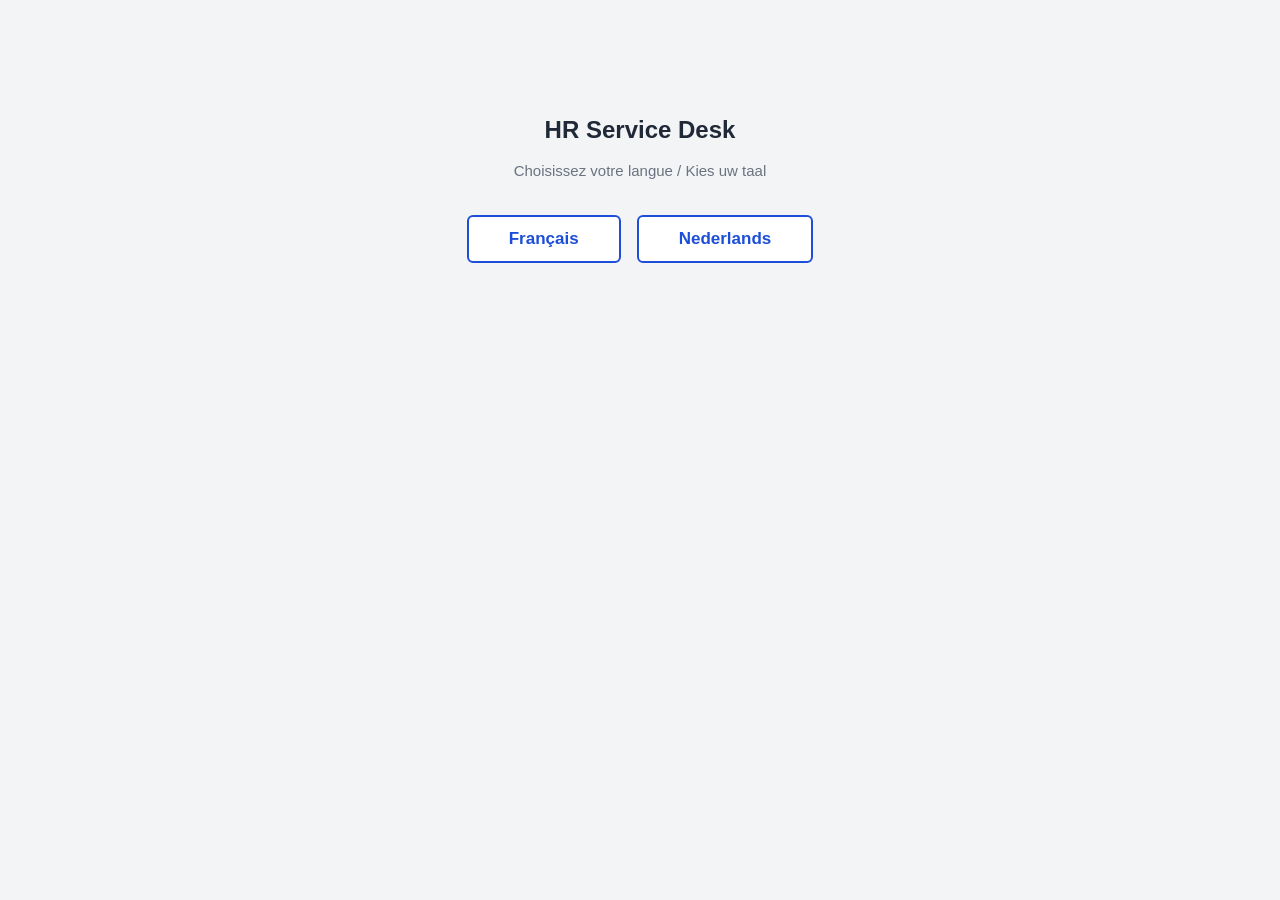
<file: index.html>
<!DOCTYPE html>
<html lang="fr">
<head>
  <meta charset="UTF-8">
  <meta name="viewport" content="width=device-width, initial-scale=1.0">
  <title>HR Service Desk – Test de navigation</title>
  <link rel="stylesheet" href="styles.css">
</head>
<body>
  <div id="app"></div>
  <script src="config.js"></script>
  <script src="app.js"></script>
</body>
</html>
</file>
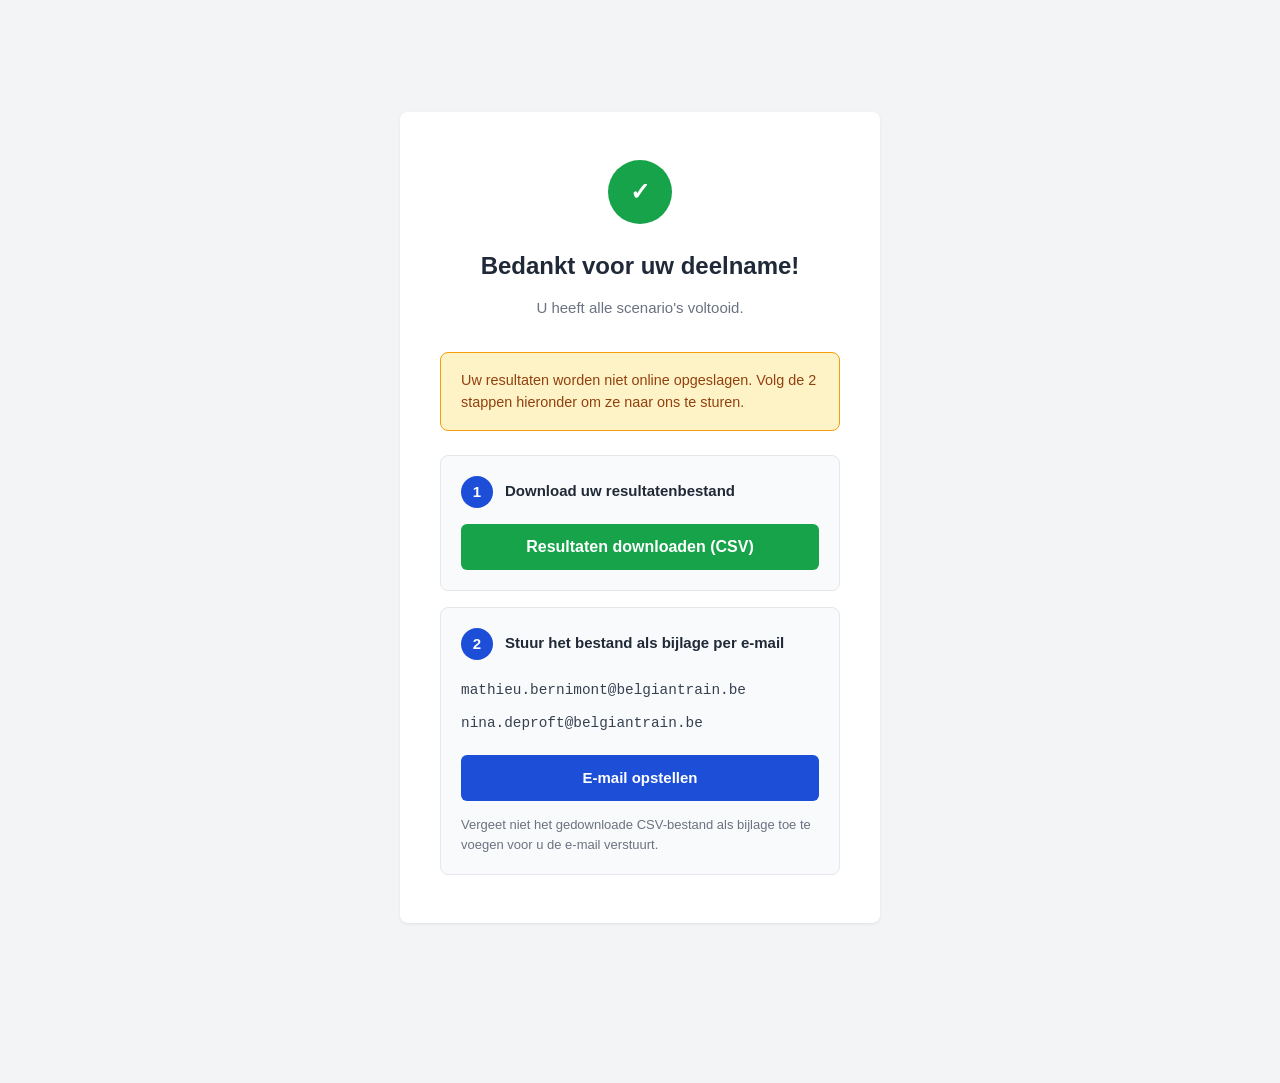
<file: _preview-download.html>
<!DOCTYPE html>
<html lang="nl">
<head>
  <meta charset="UTF-8">
  <meta name="viewport" content="width=device-width, initial-scale=1.0">
  <title>Preview — Download screen</title>
  <link rel="stylesheet" href="styles.css">
</head>
<body>
<div id="app">
  <div class="download-screen">
    <div class="download-card">
      <div class="dl-checkmark" aria-hidden="true">✓</div>
      <h2>Bedankt voor uw deelname!</h2>
      <p class="dl-body">U heeft alle scenario's voltooid.</p>
      <div class="dl-notice">Uw resultaten worden niet online opgeslagen. Volg de 2 stappen hieronder om ze naar ons te sturen.</div>
      <div class="dl-steps">
        <div class="dl-step">
          <div class="dl-step-header">
            <span class="dl-step-num">1</span>
            <strong class="dl-step-title">Download uw resultatenbestand</strong>
          </div>
          <button class="btn-download" style="display:block;width:100%;text-align:center;">Resultaten downloaden (CSV)</button>
        </div>
        <div class="dl-step">
          <div class="dl-step-header">
            <span class="dl-step-num">2</span>
            <strong class="dl-step-title">Stuur het bestand als bijlage per e-mail</strong>
          </div>
          <div class="dl-email-list">
            <div class="dl-email">mathieu.bernimont@belgiantrain.be</div>
            <div class="dl-email">nina.deproft@belgiantrain.be</div>
          </div>
          <a class="btn-email" href="#">E-mail opstellen</a>
          <p class="dl-attach-reminder">Vergeet niet het gedownloade CSV-bestand als bijlage toe te voegen voor u de e-mail verstuurt.</p>
        </div>
      </div>
    </div>
  </div>
</div>
</body>
</html>
</file>
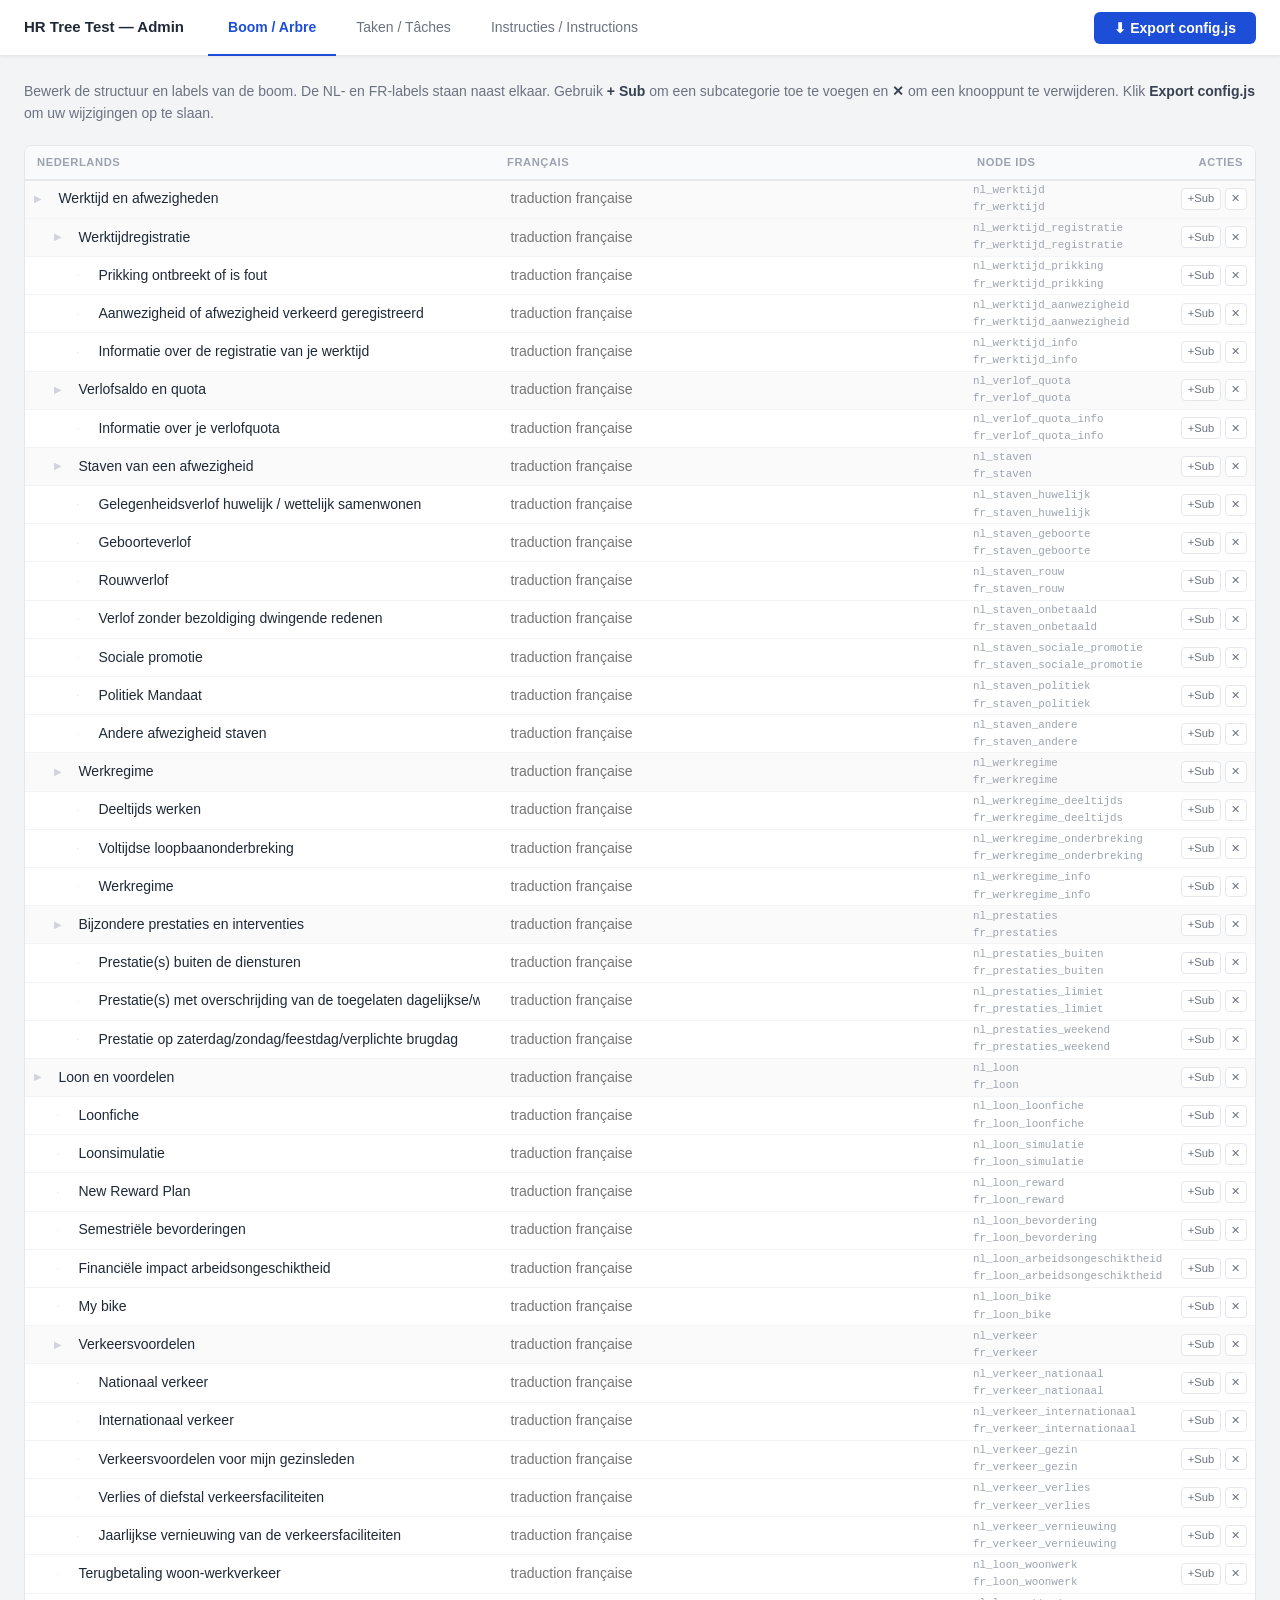
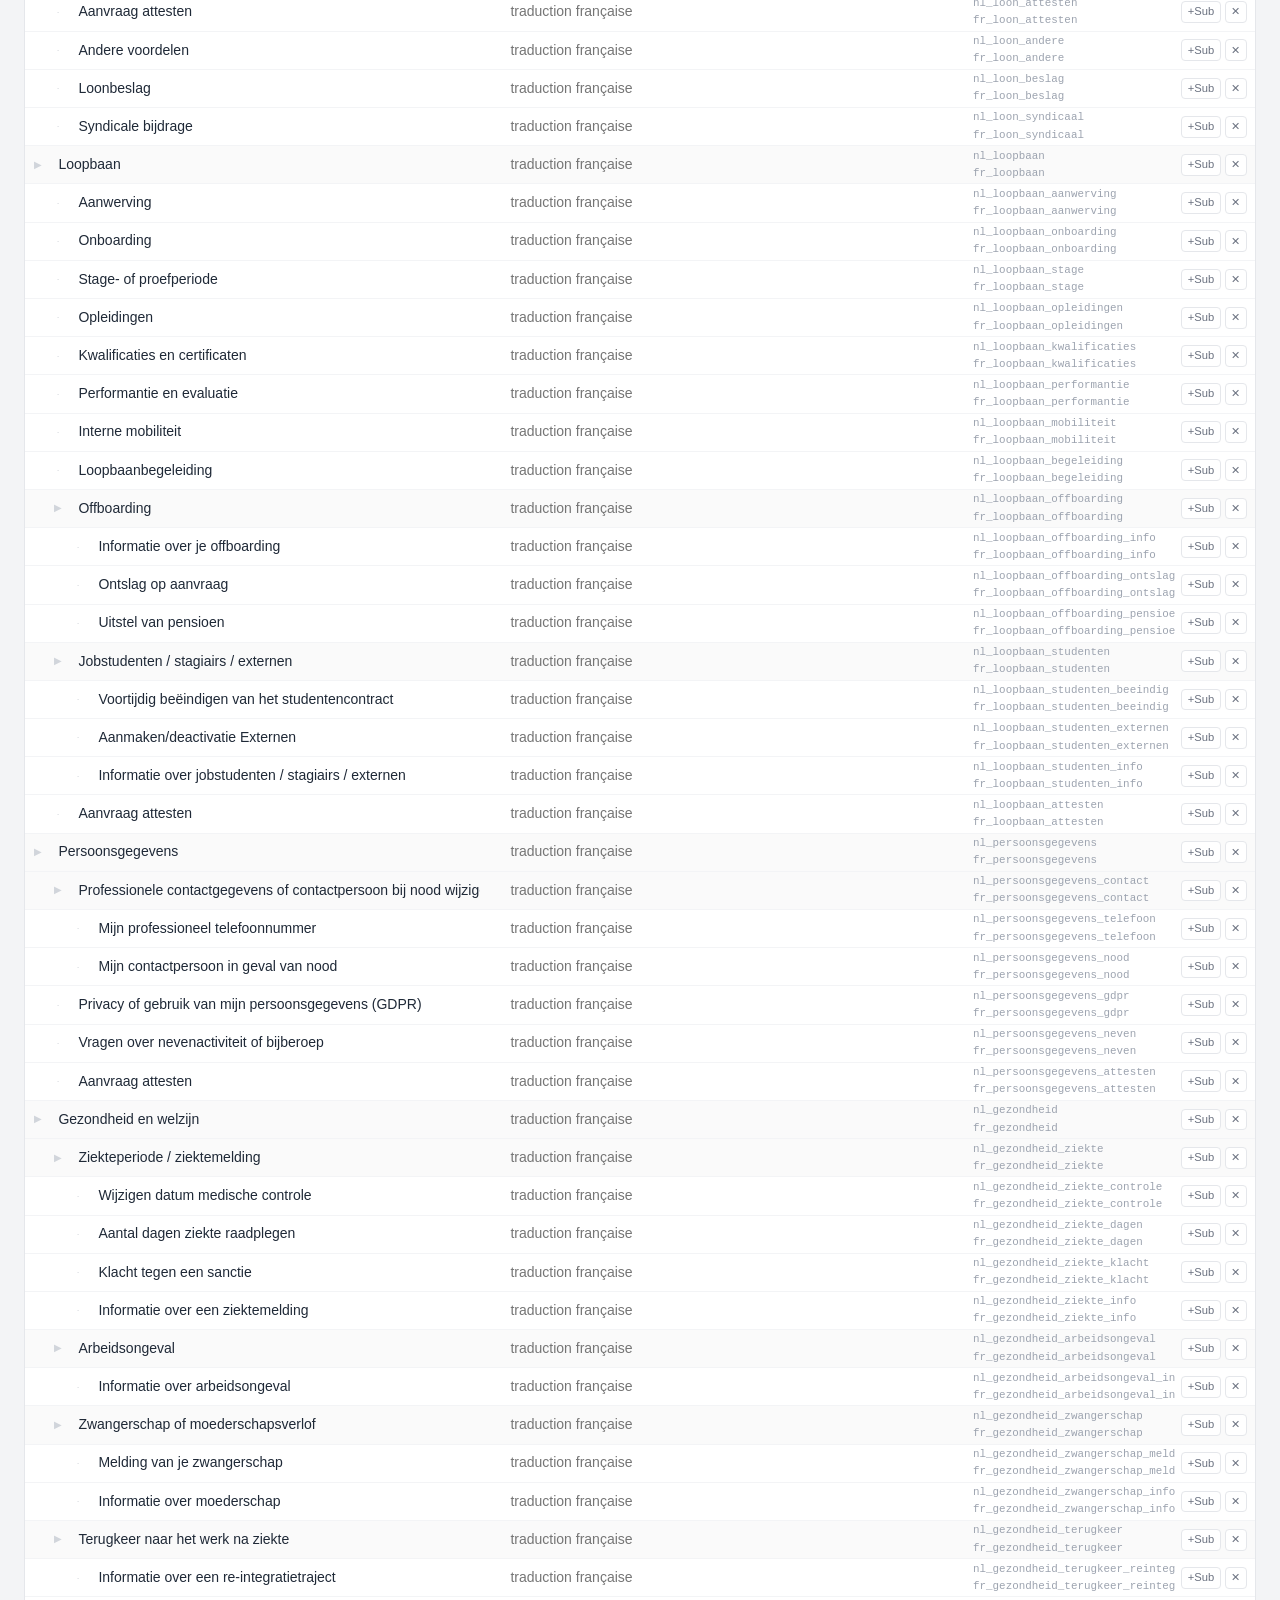
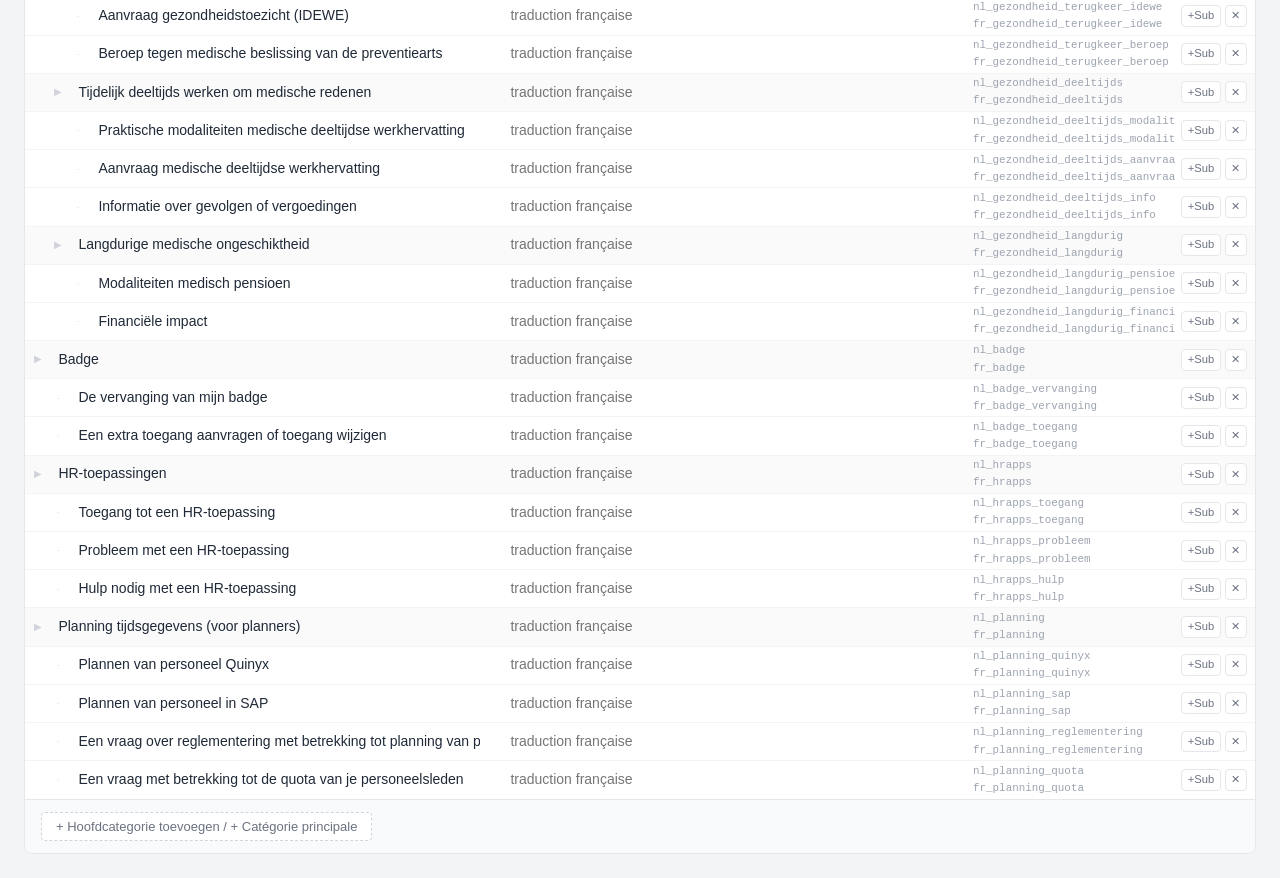
<file: admin.html>
<!DOCTYPE html>
<html lang="nl">
<head>
  <meta charset="UTF-8">
  <meta name="viewport" content="width=device-width, initial-scale=1.0">
  <title>Admin — HR Tree Test</title>
  <style>
    *, *::before, *::after { box-sizing: border-box; margin: 0; padding: 0; }

    body {
      font-family: -apple-system, BlinkMacSystemFont, 'Segoe UI', Roboto, Helvetica, Arial, sans-serif;
      background: #f3f4f6;
      color: #1f2937;
      font-size: 14px;
      line-height: 1.5;
    }

    /* ── Header ───────────────────────────────────────────────────────────── */
    .admin-header {
      background: white;
      border-bottom: 1px solid #e5e7eb;
      padding: 0 1.5rem;
      display: flex;
      align-items: center;
      gap: 1.5rem;
      height: 56px;
      position: sticky;
      top: 0;
      z-index: 100;
      box-shadow: 0 1px 3px rgba(0,0,0,0.06);
    }

    .admin-title {
      font-size: 0.9375rem;
      font-weight: 700;
      color: #1f2937;
      flex-shrink: 0;
    }

    .admin-tabs {
      display: flex;
      flex: 1;
    }

    .tab-btn {
      padding: 0 1.25rem;
      height: 56px;
      border: none;
      background: none;
      font-size: 0.875rem;
      font-family: inherit;
      color: #6b7280;
      cursor: pointer;
      border-bottom: 2px solid transparent;
      transition: color 0.15s, border-color 0.15s;
      white-space: nowrap;
    }

    .tab-btn:hover { color: #1f2937; }
    .tab-btn.active { color: #1d4ed8; border-bottom-color: #1d4ed8; font-weight: 600; }

    .btn-export {
      padding: 0.5rem 1.25rem;
      background: #1d4ed8;
      color: white;
      border: none;
      border-radius: 6px;
      font-size: 0.875rem;
      font-weight: 600;
      font-family: inherit;
      cursor: pointer;
      transition: background 0.15s;
      flex-shrink: 0;
    }

    .btn-export:hover { background: #1e40af; }

    /* ── Tab panels ───────────────────────────────────────────────────────── */
    .tab-panel { display: none; padding: 1.5rem; max-width: 1280px; margin: 0 auto; }
    .tab-panel.active { display: block; }

    .panel-intro {
      font-size: 0.875rem;
      color: #6b7280;
      margin-bottom: 1.25rem;
      line-height: 1.6;
    }

    .panel-intro strong { color: #374151; }

    /* ── Tree tab ─────────────────────────────────────────────────────────── */
    .tree-admin {
      background: white;
      border: 1px solid #e5e7eb;
      border-radius: 8px;
      overflow: hidden;
    }

    .tree-admin-header {
      display: grid;
      grid-template-columns: 1fr 1fr 210px 80px;
      background: #f9fafb;
      border-bottom: 2px solid #e5e7eb;
    }

    .tree-admin-header span {
      padding: 0.5rem 0.75rem;
      font-size: 0.7rem;
      font-weight: 700;
      text-transform: uppercase;
      letter-spacing: 0.05em;
      color: #9ca3af;
    }

    .tree-admin-header span:last-child { text-align: right; }

    .tree-node-row {
      display: grid;
      grid-template-columns: 1fr 1fr 210px 80px;
      border-bottom: 1px solid #f3f4f6;
      align-items: stretch;
      min-height: 38px;
    }

    .tree-node-row:last-child { border-bottom: none; }
    .tree-node-row:hover { background: #fafafa; }
    .tree-node-row.is-branch { background: #fafafa; }
    .tree-node-row.is-branch:hover { background: #f3f4f6; }

    .tree-node-label {
      display: flex;
      align-items: center;
      gap: 0.375rem;
      padding: 3px 0.5rem 3px 0;
    }

    .tree-type-icon {
      font-size: 0.6rem;
      color: #d1d5db;
      flex-shrink: 0;
      width: 10px;
      text-align: center;
      margin-right: 2px;
    }

    .tree-input {
      flex: 1;
      min-width: 0;
      border: 1px solid transparent;
      border-radius: 4px;
      padding: 0.3rem 0.4rem;
      font-size: 0.875rem;
      font-family: inherit;
      color: #1f2937;
      background: transparent;
      line-height: 1.4;
    }

    .tree-input:focus {
      outline: none;
      border-color: #1d4ed8;
      background: white;
    }

    .tree-input-fr { color: #6b7280; }
    .tree-input-fr:focus { color: #1f2937; }

    .tree-fr-cell {
      padding: 3px 0.5rem;
      display: flex;
      align-items: center;
    }

    .tree-node-ids {
      padding: 0 0.5rem;
      font-size: 0.68rem;
      color: #9ca3af;
      font-family: 'SF Mono', 'Cascadia Code', ui-monospace, monospace;
      line-height: 1.4;
      overflow: hidden;
      display: flex;
      flex-direction: column;
      justify-content: center;
      gap: 2px;
    }

    .tree-node-actions {
      padding: 0 0.5rem;
      display: flex;
      gap: 0.25rem;
      align-items: center;
      justify-content: flex-end;
    }

    .btn-tree-add, .btn-tree-del {
      padding: 0.2rem 0.35rem;
      border: 1px solid #e5e7eb;
      border-radius: 4px;
      background: white;
      font-size: 0.7rem;
      cursor: pointer;
      color: #6b7280;
      font-family: inherit;
      transition: background 0.1s, color 0.1s, border-color 0.1s;
      line-height: 1.2;
      white-space: nowrap;
    }

    .btn-tree-add:hover { background: #eff6ff; color: #1d4ed8; border-color: #bfdbfe; }
    .btn-tree-del:hover { background: #fef2f2; color: #dc2626; border-color: #fca5a5; }

    .tree-add-root {
      padding: 0.75rem 1rem;
      border-top: 1px solid #e5e7eb;
      background: #f9fafb;
    }

    .btn-add-root {
      padding: 0.375rem 0.875rem;
      border: 1.5px dashed #d1d5db;
      border-radius: 4px;
      background: white;
      font-size: 0.8125rem;
      cursor: pointer;
      color: #6b7280;
      font-family: inherit;
      transition: background 0.1s, border-color 0.1s, color 0.1s;
    }

    .btn-add-root:hover { background: #eff6ff; color: #1d4ed8; border-color: #93c5fd; }

    /* ── Tasks tab ────────────────────────────────────────────────────────── */
    .tasks-list { display: flex; flex-direction: column; gap: 1rem; }

    .task-card {
      background: white;
      border: 1px solid #e5e7eb;
      border-radius: 8px;
      overflow: hidden;
    }

    .task-card-header {
      display: flex;
      align-items: center;
      justify-content: space-between;
      padding: 0.625rem 1rem;
      background: #f9fafb;
      border-bottom: 1px solid #e5e7eb;
      gap: 1rem;
    }

    .task-card-num {
      font-size: 0.8125rem;
      font-weight: 700;
      color: #1d4ed8;
      flex-shrink: 0;
    }

    .task-id-wrap {
      display: flex;
      align-items: center;
      gap: 0.375rem;
      flex: 1;
    }

    .task-id-label {
      font-size: 0.75rem;
      color: #9ca3af;
      flex-shrink: 0;
    }

    .task-id-input {
      border: 1px solid #e5e7eb;
      border-radius: 4px;
      padding: 0.2rem 0.4rem;
      font-size: 0.75rem;
      font-family: 'SF Mono', 'Cascadia Code', ui-monospace, monospace;
      color: #374151;
      width: 120px;
    }

    .task-id-input:focus { outline: none; border-color: #1d4ed8; }

    .btn-task-del {
      padding: 0.2rem 0.625rem;
      border: 1px solid #fca5a5;
      border-radius: 4px;
      background: white;
      color: #dc2626;
      font-size: 0.75rem;
      cursor: pointer;
      font-family: inherit;
      transition: background 0.1s;
      flex-shrink: 0;
    }

    .btn-task-del:hover { background: #fef2f2; }

    .task-card-body {
      padding: 1rem;
      display: grid;
      grid-template-columns: 1fr 1fr;
      gap: 1rem;
    }

    .task-field { display: flex; flex-direction: column; gap: 0.375rem; }

    .task-field-label {
      font-size: 0.7rem;
      font-weight: 700;
      color: #9ca3af;
      text-transform: uppercase;
      letter-spacing: 0.05em;
    }

    .task-textarea {
      border: 1.5px solid #e5e7eb;
      border-radius: 6px;
      padding: 0.5rem 0.625rem;
      font-size: 0.875rem;
      font-family: inherit;
      color: #1f2937;
      resize: vertical;
      line-height: 1.5;
      min-height: 80px;
    }

    .task-textarea:focus { outline: none; border-color: #1d4ed8; }

    .task-select {
      border: 1.5px solid #e5e7eb;
      border-radius: 6px;
      padding: 0.375rem 0.5rem;
      font-size: 0.8125rem;
      font-family: inherit;
      color: #1f2937;
      background: white;
      margin-top: 0.5rem;
    }

    .task-select:focus { outline: none; border-color: #1d4ed8; }
    .task-select.invalid { border-color: #f59e0b; background: #fffbeb; }

    .btn-add-task {
      padding: 0.75rem 1.5rem;
      border: 1.5px dashed #d1d5db;
      border-radius: 8px;
      background: white;
      color: #6b7280;
      font-size: 0.875rem;
      font-family: inherit;
      cursor: pointer;
      width: 100%;
      transition: background 0.1s, border-color 0.1s, color 0.1s;
      margin-top: 1rem;
    }

    .btn-add-task:hover { background: #eff6ff; color: #1d4ed8; border-color: #93c5fd; }

    /* ── Instructions tab ─────────────────────────────────────────────────── */
    .instructions-grid {
      display: grid;
      grid-template-columns: 1fr 1fr;
      gap: 1.5rem;
    }

    .instr-section {
      background: white;
      border: 1px solid #e5e7eb;
      border-radius: 8px;
      overflow: hidden;
      display: flex;
      flex-direction: column;
    }

    .instr-section-header {
      padding: 0.625rem 1rem;
      background: #f9fafb;
      border-bottom: 1px solid #e5e7eb;
      font-size: 0.875rem;
      font-weight: 700;
      color: #374151;
    }

    .instr-textarea {
      flex: 1;
      width: 100%;
      border: none;
      padding: 1rem;
      font-size: 0.8125rem;
      font-family: 'SF Mono', 'Cascadia Code', ui-monospace, monospace;
      color: #1f2937;
      resize: vertical;
      line-height: 1.6;
      min-height: 320px;
      background: white;
    }

    .instr-textarea:focus { outline: none; background: #fafffe; }

    /* ── Export toast ─────────────────────────────────────────────────────── */
    #export-toast {
      position: fixed;
      bottom: 1.5rem;
      right: 1.5rem;
      background: #15803d;
      color: white;
      padding: 0.75rem 1.25rem;
      border-radius: 8px;
      font-size: 0.875rem;
      font-weight: 600;
      display: none;
      box-shadow: 0 4px 12px rgba(0,0,0,0.2);
      z-index: 200;
    }
  </style>
</head>
<body>

<div id="admin-app">
  <header class="admin-header">
    <span class="admin-title">HR Tree Test — Admin</span>
    <nav class="admin-tabs">
      <button class="tab-btn active" onclick="showTab('tree')">Boom / Arbre</button>
      <button class="tab-btn" onclick="showTab('tasks')">Taken / Tâches</button>
      <button class="tab-btn" onclick="showTab('instructions')">Instructies / Instructions</button>
    </nav>
    <button class="btn-export" onclick="exportConfig()">⬇ Export config.js</button>
  </header>

  <div id="tab-tree" class="tab-panel active">
    <p class="panel-intro">
      Bewerk de structuur en labels van de boom. De NL- en FR-labels staan naast elkaar.
      Gebruik <strong>+ Sub</strong> om een subcategorie toe te voegen en <strong>✕</strong> om een knooppunt te verwijderen.
      Klik <strong>Export config.js</strong> om uw wijzigingen op te slaan.
    </p>
    <div id="tree-wrap"></div>
  </div>

  <div id="tab-tasks" class="tab-panel">
    <p class="panel-intro">
      Bewerk de scenario's en de correcte antwoorden per taak.
      De dropdowns tonen alleen de bladknooppunten van de huidige boom.
    </p>
    <div id="tasks-wrap" class="tasks-list"></div>
    <button class="btn-add-task" onclick="addTask()">+ Taak toevoegen / + Ajouter une tâche</button>
  </div>

  <div id="tab-instructions" class="tab-panel">
    <p class="panel-intro">
      Bewerk de HTML-instructietekst die aan deelnemers wordt getoond vóór de taken.
      HTML-tags zijn toegestaan (b, i, ol, li, p, strong, …).
    </p>
    <div class="instructions-grid">
      <div class="instr-section">
        <div class="instr-section-header">Nederlands (NL)</div>
        <textarea class="instr-textarea" id="instr-nl"
          oninput="state.instructions_nl = this.value"></textarea>
      </div>
      <div class="instr-section">
        <div class="instr-section-header">Français (FR)</div>
        <textarea class="instr-textarea" id="instr-fr"
          oninput="state.instructions_fr = this.value"></textarea>
      </div>
    </div>
  </div>
</div>

<div id="export-toast">✓ config.js gedownload</div>

<script src="config.js"></script>
<script>
'use strict';

/* ─────────────────────────────────────────────────────────────────────────────
   State
───────────────────────────────────────────────────────────────────────────── */
var state = {
  tasks:           JSON.parse(JSON.stringify(CONFIG.tasks)),
  instructions_nl: CONFIG.i18n.nl.instructionsBodyHtml,
  instructions_fr: CONFIG.i18n.fr.instructionsBodyHtml,
};

var mergedTree = mergeTreeChildren(
  (CONFIG.trees.nl.children || []),
  (CONFIG.trees.fr.children || [])
);

var nodeCounter = 1000;

/* ─────────────────────────────────────────────────────────────────────────────
   Helpers
───────────────────────────────────────────────────────────────────────────── */
function esc(str) {
  return String(str == null ? '' : str)
    .replace(/&/g, '&amp;')
    .replace(/</g, '&lt;')
    .replace(/>/g, '&gt;')
    .replace(/"/g, '&quot;');
}

/* ─────────────────────────────────────────────────────────────────────────────
   Tree merge / split
───────────────────────────────────────────────────────────────────────────── */
function mergeTreeChildren(nlNodes, frNodes) {
  return (nlNodes || []).map(function (nlNode, i) {
    var frNode = (frNodes || [])[i] || { id: '', label: '' };
    var node = {
      id_nl:    nlNode.id,
      label_nl: nlNode.label,
      id_fr:    frNode.id,
      label_fr: frNode.label,
    };
    if (nlNode.children && nlNode.children.length > 0) {
      node.children = mergeTreeChildren(nlNode.children, frNode.children || []);
    }
    return node;
  });
}

function splitNL(merged) {
  return (merged || []).map(function (node) {
    var result = { id: node.id_nl, label: node.label_nl };
    if (node.children && node.children.length > 0) result.children = splitNL(node.children);
    return result;
  });
}

function splitFR(merged) {
  return (merged || []).map(function (node) {
    var result = { id: node.id_fr, label: node.label_fr };
    if (node.children && node.children.length > 0) result.children = splitFR(node.children);
    return result;
  });
}

function collectLeaves(nodes, result) {
  result = result || [];
  (nodes || []).forEach(function (node) {
    if (!node.children || node.children.length === 0) {
      result.push(node);
    } else {
      collectLeaves(node.children, result);
    }
  });
  return result;
}

/* Navigate to a node by dot-separated index path, e.g. "0.2.1" */
function getByPath(path) {
  var parts = path.split('.').map(Number);
  var array = mergedTree;
  for (var i = 0; i < parts.length - 1; i++) {
    array = array[parts[i]].children;
  }
  var index = parts[parts.length - 1];
  return { array: array, index: index, node: array[index] };
}

/* ─────────────────────────────────────────────────────────────────────────────
   Tree tab
───────────────────────────────────────────────────────────────────────────── */
function renderTreeTab() {
  var wrap = document.getElementById('tree-wrap');
  wrap.innerHTML =
    '<div class="tree-admin">' +
      '<div class="tree-admin-header">' +
        '<span>Nederlands</span>' +
        '<span>Français</span>' +
        '<span>Node IDs</span>' +
        '<span>Acties</span>' +
      '</div>' +
      '<div id="tree-rows">' + renderTreeNodes(mergedTree, '', 0) + '</div>' +
      '<div class="tree-add-root">' +
        '<button class="btn-add-root" onclick="addRootNode()">' +
          '+ Hoofdcategorie toevoegen / + Catégorie principale' +
        '</button>' +
      '</div>' +
    '</div>';
}

function renderTreeNodes(nodes, parentPath, depth) {
  return (nodes || []).map(function (node, i) {
    var path        = parentPath !== '' ? parentPath + '.' + i : String(i);
    var hasChildren = node.children && node.children.length > 0;
    var indent      = depth * 20 + 8;
    var isBranch    = hasChildren ? ' is-branch' : '';

    var row =
      '<div class="tree-node-row' + isBranch + '">' +
        /* NL label */
        '<div class="tree-node-label" style="padding-left:' + indent + 'px">' +
          '<span class="tree-type-icon">' + (hasChildren ? '▶' : '·') + '</span>' +
          '<input class="tree-input tree-input-nl"' +
            ' value="' + esc(node.label_nl) + '"' +
            ' placeholder="NL label"' +
            ' oninput="updateLabel(\'' + path + '\', \'label_nl\', this.value)">' +
        '</div>' +
        /* FR label */
        '<div class="tree-fr-cell">' +
          '<input class="tree-input tree-input-fr"' +
            ' value="' + esc(node.label_fr) + '"' +
            ' placeholder="traduction française"' +
            ' oninput="updateLabel(\'' + path + '\', \'label_fr\', this.value)">' +
        '</div>' +
        /* IDs */
        '<div class="tree-node-ids">' +
          '<span>' + esc(node.id_nl) + '</span>' +
          '<span>' + esc(node.id_fr) + '</span>' +
        '</div>' +
        /* Actions */
        '<div class="tree-node-actions">' +
          '<button class="btn-tree-add" title="Subcategorie toevoegen"' +
            ' onclick="addChildNode(\'' + path + '\')">+Sub</button>' +
          '<button class="btn-tree-del" title="Verwijderen"' +
            ' onclick="deleteNode(\'' + path + '\')">✕</button>' +
        '</div>' +
      '</div>';

    var children = hasChildren ? renderTreeNodes(node.children, path, depth + 1) : '';
    return row + children;
  }).join('');
}

function updateLabel(path, field, value) {
  var ref = getByPath(path);
  if (ref.node) ref.node[field] = value;
}

function addRootNode() {
  nodeCounter++;
  var n = nodeCounter;
  mergedTree.push({
    id_nl: 'nl_new' + n, label_nl: '',
    id_fr: 'fr_new' + n, label_fr: '',
  });
  renderTreeTab();
}

function addChildNode(path) {
  var ref = getByPath(path);
  if (!ref.node) return;
  nodeCounter++;
  var n         = nodeCounter;
  var pidNl     = ref.node.id_nl || 'nl';
  var pidFr     = ref.node.id_fr || 'fr';
  if (!ref.node.children) ref.node.children = [];
  ref.node.children.push({
    id_nl: pidNl + '_new' + n, label_nl: '',
    id_fr: pidFr + '_new' + n, label_fr: '',
  });
  renderTreeTab();
}

function deleteNode(path) {
  var ref = getByPath(path);
  if (!ref.node) return;
  var hasChildren = ref.node.children && ref.node.children.length > 0;
  if (hasChildren && !confirm('Dit knooppunt heeft subcategorieën. Alles verwijderen?')) return;
  ref.array.splice(ref.index, 1);
  renderTreeTab();
}

/* ─────────────────────────────────────────────────────────────────────────────
   Tasks tab
───────────────────────────────────────────────────────────────────────────── */
function renderTasksTab() {
  var leaves   = collectLeaves(mergedTree);
  var nlLeaves = leaves.filter(function (l) { return l.id_nl; });
  var frLeaves = leaves.filter(function (l) { return l.id_fr; });

  var wrap = document.getElementById('tasks-wrap');
  wrap.innerHTML = state.tasks.map(function (task, i) {
    return renderTaskCard(task, i, nlLeaves, frLeaves);
  }).join('');
}

function renderTaskCard(task, i, nlLeaves, frLeaves) {
  function opts(leaves, idKey, labelKey, current) {
    var html = '<option value="">-- kies een blad / choisir --</option>';
    leaves.forEach(function (l) {
      var sel = l[idKey] === current ? ' selected' : '';
      html += '<option value="' + esc(l[idKey]) + '"' + sel + '>' +
        esc(l[labelKey] || l[idKey]) + '</option>';
    });
    return html;
  }

  var nlValid = task.correct_nl === '' || nlLeaves.some(function (l) { return l.id_nl === task.correct_nl; });
  var frValid = task.correct_fr === '' || frLeaves.some(function (l) { return l.id_fr === task.correct_fr; });

  return (
    '<div class="task-card">' +
      '<div class="task-card-header">' +
        '<span class="task-card-num">Taak ' + (i + 1) + '</span>' +
        '<div class="task-id-wrap">' +
          '<span class="task-id-label">ID:</span>' +
          '<input class="task-id-input" value="' + esc(task.id) + '"' +
            ' oninput="updateTaskField(' + i + ', \'id\', this.value)">' +
        '</div>' +
        '<button class="btn-task-del" onclick="deleteTask(' + i + ')">Verwijderen</button>' +
      '</div>' +
      '<div class="task-card-body">' +
        '<div class="task-field">' +
          '<span class="task-field-label">Scenario NL</span>' +
          '<textarea class="task-textarea"' +
            ' oninput="updateTaskField(' + i + ', \'scenario_nl\', this.value)">' +
            esc(task.scenario_nl) +
          '</textarea>' +
          '<span class="task-field-label">Correct antwoord (NL)</span>' +
          '<select class="task-select' + (nlValid ? '' : ' invalid') + '"' +
            ' onchange="updateTaskField(' + i + ', \'correct_nl\', this.value)">' +
            opts(nlLeaves, 'id_nl', 'label_nl', task.correct_nl) +
          '</select>' +
        '</div>' +
        '<div class="task-field">' +
          '<span class="task-field-label">Scénario FR</span>' +
          '<textarea class="task-textarea"' +
            ' oninput="updateTaskField(' + i + ', \'scenario_fr\', this.value)">' +
            esc(task.scenario_fr) +
          '</textarea>' +
          '<span class="task-field-label">Réponse correcte (FR)</span>' +
          '<select class="task-select' + (frValid ? '' : ' invalid') + '"' +
            ' onchange="updateTaskField(' + i + ', \'correct_fr\', this.value)">' +
            opts(frLeaves, 'id_fr', 'label_fr', task.correct_fr) +
          '</select>' +
        '</div>' +
      '</div>' +
    '</div>'
  );
}

function updateTaskField(i, field, value) {
  state.tasks[i][field] = value;
}

function addTask() {
  nodeCounter++;
  state.tasks.push({
    id:          'task' + nodeCounter,
    scenario_nl: '',
    scenario_fr: '',
    correct_nl:  '',
    correct_fr:  '',
  });
  renderTasksTab();
}

function deleteTask(i) {
  if (!confirm('Taak ' + (i + 1) + ' verwijderen?')) return;
  state.tasks.splice(i, 1);
  renderTasksTab();
}

/* ─────────────────────────────────────────────────────────────────────────────
   Export config.js
───────────────────────────────────────────────────────────────────────────── */
function serializeTreeNode(node, indent) {
  var next   = indent + '    ';
  var idPart = 'id: ' + JSON.stringify(node.id) + ', label: ' + JSON.stringify(node.label);
  if (!node.children || node.children.length === 0) {
    return '{ ' + idPart + ' }';
  }
  var children = node.children.map(function (c) {
    return next + serializeTreeNode(c, next);
  }).join(',\n');
  return '{ ' + idPart + ', children: [\n' + children + '\n' + indent + '  ]}';
}

function serializeTreeChildren(nodes, indent) {
  var inner = indent + '  ';
  if (!nodes || nodes.length === 0) return '[]';
  return '[\n' + nodes.map(function (n) {
    return inner + serializeTreeNode(n, inner);
  }).join(',\n') + '\n' + indent + ']';
}

function serializeI18nValue(val) {
  if (Array.isArray(val)) {
    return '[\n        ' +
      val.map(function (v) { return JSON.stringify(v); }).join(',\n        ') +
      '\n      ]';
  }
  return JSON.stringify(val);
}

function serializeI18nLang(langKey, overrides) {
  var original = CONFIG.i18n[langKey];
  var out = '    ' + langKey + ': {\n';
  Object.keys(original).forEach(function (key) {
    var val = (overrides && Object.prototype.hasOwnProperty.call(overrides, key))
      ? overrides[key] : original[key];
    out += '      ' + key + ': ' + serializeI18nValue(val) + ',\n';
  });
  out += '    }';
  return out;
}

function exportConfig() {
  /* Validate correct answers exist in the current tree */
  var leaves   = collectLeaves(mergedTree);
  var nlIds    = leaves.map(function (l) { return l.id_nl; });
  var frIds    = leaves.map(function (l) { return l.id_fr; });
  var warnings = [];
  state.tasks.forEach(function (task, i) {
    if (task.correct_nl && nlIds.indexOf(task.correct_nl) === -1) {
      warnings.push('Taak ' + (i + 1) + ': correct_nl "' + task.correct_nl + '" niet gevonden in boom');
    }
    if (task.correct_fr && frIds.indexOf(task.correct_fr) === -1) {
      warnings.push('Taak ' + (i + 1) + ': correct_fr "' + task.correct_fr + '" niet gevonden in boom');
    }
  });
  if (warnings.length > 0 && !confirm('Waarschuwingen:\n\n' + warnings.join('\n') + '\n\nToch exporteren?')) {
    return;
  }

  var nlChildren = splitNL(mergedTree);
  var frChildren = splitFR(mergedTree);

  var lines = [];
  lines.push('/* ══════════════════════════════════════════════════════════════════════════');
  lines.push('   config.js — edit tasks, trees, and i18n strings here');
  lines.push('   ══════════════════════════════════════════════════════════════════════════ */');
  lines.push('');
  lines.push('const CONFIG = {');
  lines.push('');

  /* resultEmails */
  var emails = CONFIG.resultEmails || [];
  lines.push('  /* ── Result email addresses ────────────────────────────────────────────── */');
  lines.push('  resultEmails: [');
  emails.forEach(function (e) { lines.push('    ' + JSON.stringify(e) + ','); });
  lines.push('  ],');
  lines.push('');

  /* i18n */
  lines.push('  /* ── i18n strings ─────────────────────────────────────────────────────── */');
  lines.push('  i18n: {');
  lines.push(serializeI18nLang('fr', { instructionsBodyHtml: state.instructions_fr }) + ',');
  lines.push(serializeI18nLang('nl', { instructionsBodyHtml: state.instructions_nl }));
  lines.push('  },');
  lines.push('');

  /* Tasks */
  lines.push('  /* ── Tasks ────────────────────────────────────────────────────────────── */');
  lines.push('  tasks: [');
  state.tasks.forEach(function (task, i) {
    lines.push('    {');
    lines.push('      id:          ' + JSON.stringify(task.id) + ',');
    lines.push('      scenario_nl: ' + JSON.stringify(task.scenario_nl) + ',');
    lines.push('      scenario_fr: ' + JSON.stringify(task.scenario_fr) + ',');
    lines.push('      correct_nl:  ' + JSON.stringify(task.correct_nl) + ',');
    lines.push('      correct_fr:  ' + JSON.stringify(task.correct_fr) + ',');
    lines.push('    }' + (i < state.tasks.length - 1 ? ',' : ''));
  });
  lines.push('  ],');
  lines.push('');

  /* Trees */
  lines.push('  /* ── Trees ────────────────────────────────────────────────────────────── */');
  lines.push('  trees: {');
  lines.push('    nl: {');
  lines.push('      id: \'root\', label: ' + JSON.stringify(CONFIG.trees.nl.label || 'HR-dienst') + ',');
  lines.push('      children: ' + serializeTreeChildren(nlChildren, '      '));
  lines.push('    },');
  lines.push('');
  lines.push('    fr: {');
  lines.push('      id: \'root\', label: ' + JSON.stringify(CONFIG.trees.fr.label || '') + ',');
  lines.push('      children: ' + serializeTreeChildren(frChildren, '      '));
  lines.push('    }');
  lines.push('  },');
  lines.push('');
  lines.push('}; /* END CONFIG */');

  var content = lines.join('\n');
  var blob    = new Blob([content], { type: 'text/javascript;charset=utf-8;' });
  var url     = URL.createObjectURL(blob);
  var a       = document.createElement('a');
  a.href      = url;
  a.download  = 'config.js';
  document.body.appendChild(a);
  a.click();
  document.body.removeChild(a);
  URL.revokeObjectURL(url);

  var toast = document.getElementById('export-toast');
  toast.style.display = 'block';
  setTimeout(function () { toast.style.display = 'none'; }, 2500);
}

/* ─────────────────────────────────────────────────────────────────────────────
   Tab management
───────────────────────────────────────────────────────────────────────────── */
var TAB_ORDER = ['tree', 'tasks', 'instructions'];

function showTab(name) {
  TAB_ORDER.forEach(function (t) {
    document.getElementById('tab-' + t).classList.toggle('active', t === name);
  });
  document.querySelectorAll('.tab-btn').forEach(function (btn, i) {
    btn.classList.toggle('active', TAB_ORDER[i] === name);
  });
  /* Always refresh tasks when switching to that tab (keeps leaf list in sync) */
  if (name === 'tasks') renderTasksTab();
}

/* ─────────────────────────────────────────────────────────────────────────────
   Init
───────────────────────────────────────────────────────────────────────────── */
renderTreeTab();
renderTasksTab();
document.getElementById('instr-nl').value = state.instructions_nl;
document.getElementById('instr-fr').value = state.instructions_fr;
</script>
</body>
</html>
</file>
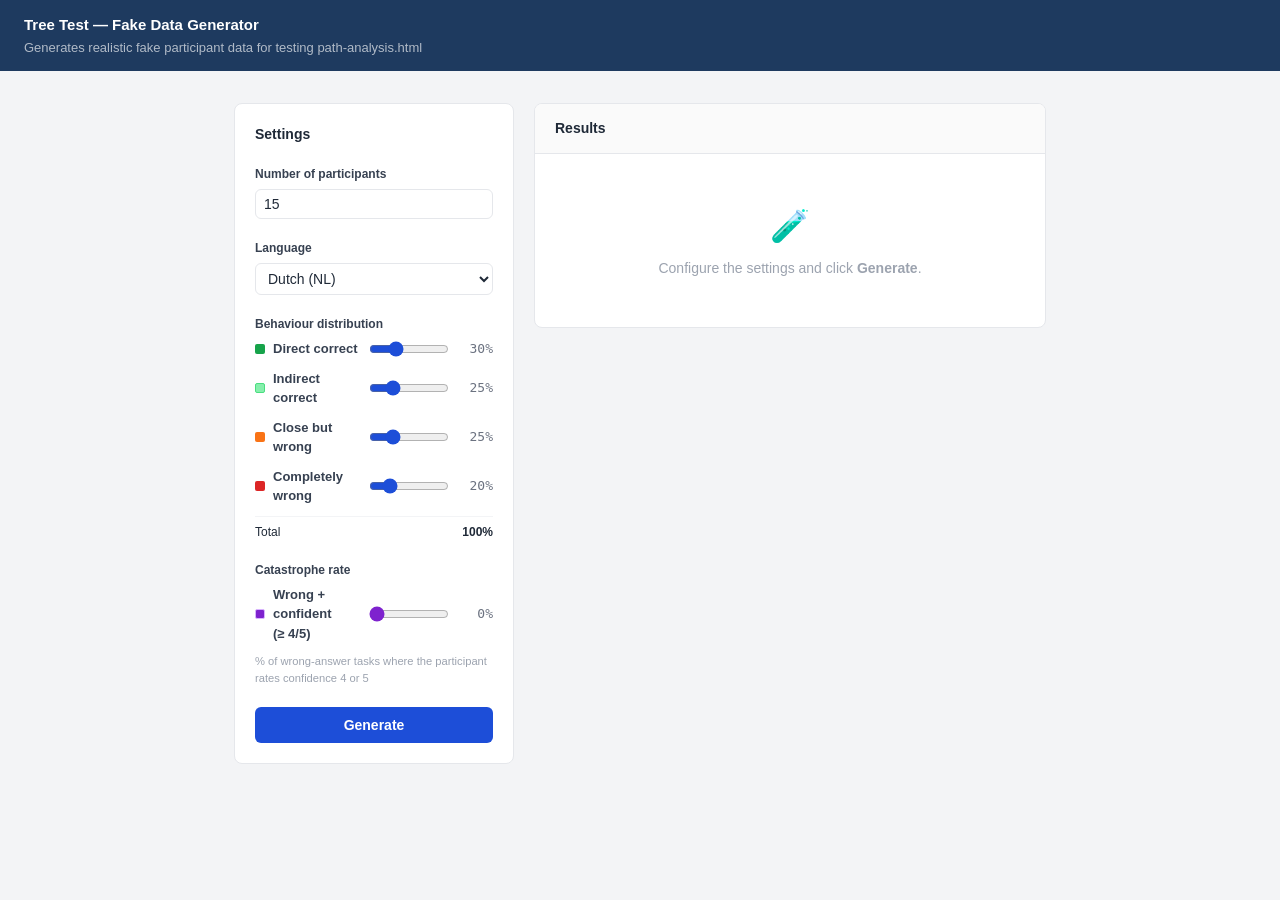
<file: generate-test-data.html>
<!DOCTYPE html>
<html lang="en">
<head>
  <meta charset="UTF-8">
  <meta name="viewport" content="width=device-width, initial-scale=1.0">
  <title>Tree Test — Fake Data Generator</title>
  <style>
    *, *::before, *::after { box-sizing: border-box; margin: 0; padding: 0; }

    body {
      font-family: -apple-system, BlinkMacSystemFont, 'Segoe UI', Roboto, sans-serif;
      background: #f3f4f6;
      color: #1f2937;
      font-size: 14px;
      line-height: 1.5;
    }

    .app-header {
      background: #1e3a5f;
      color: white;
      padding: 0.875rem 1.5rem;
    }
    .app-header h1 { font-size: 0.9375rem; font-weight: 700; }
    .app-header p  { font-size: 0.8125rem; opacity: 0.65; margin-top: 1px; }

    .main { max-width: 860px; margin: 2rem auto; padding: 0 1.5rem; display: grid; grid-template-columns: 280px 1fr; gap: 1.25rem; align-items: start; }

    /* ── Controls ─────────────────────────────────────────────────────────── */
    .controls {
      background: white;
      border: 1px solid #e5e7eb;
      border-radius: 8px;
      padding: 1.25rem;
      display: flex;
      flex-direction: column;
      gap: 1.25rem;
    }
    .controls-title { font-weight: 700; font-size: 0.875rem; }

    .field { display: flex; flex-direction: column; gap: 0.375rem; }
    .field label { font-size: 0.75rem; font-weight: 600; color: #374151; }

    input[type="number"],
    select {
      border: 1.5px solid #e5e7eb;
      border-radius: 6px;
      padding: 0.375rem 0.5rem;
      font-size: 0.875rem;
      font-family: inherit;
      color: #1f2937;
      background: white;
      width: 100%;
    }
    input[type="number"]:focus,
    select:focus { outline: none; border-color: #1d4ed8; }

    .behavior-grid { display: flex; flex-direction: column; gap: 0.625rem; }
    .brow { display: flex; align-items: center; gap: 0.5rem; }
    .brow-dot { width: 10px; height: 10px; border-radius: 2px; flex-shrink: 0; }
    .brow-dot.direct   { background: #16a34a; }
    .brow-dot.indirect { background: #86efac; border: 1px solid #4ade80; }
    .brow-dot.close    { background: #f97316; }
    .brow-dot.wrong    { background: #dc2626; }

    .brow label { flex: 1; font-size: 0.8125rem; color: #374151; }

    .brow input[type="range"] {
      width: 80px;
      border: none;
      padding: 0;
      accent-color: #1d4ed8;
      background: transparent;
    }
    .brow-val {
      width: 36px;
      text-align: right;
      font-size: 0.8125rem;
      color: #6b7280;
      font-family: monospace;
    }

    .total-row {
      display: flex;
      justify-content: space-between;
      font-size: 0.75rem;
      padding-top: 0.375rem;
      border-top: 1px solid #f3f4f6;
    }
    .total-row .total-val { font-weight: 700; }
    .total-row .total-val.ok  { color: #16a34a; }
    .total-row .total-val.bad { color: #dc2626; }

    .btn-generate {
      padding: 0.625rem 1rem;
      background: #1d4ed8;
      color: white;
      border: none;
      border-radius: 6px;
      font-size: 0.875rem;
      font-weight: 700;
      font-family: inherit;
      cursor: pointer;
      width: 100%;
      transition: background .15s;
    }
    .btn-generate:hover:not(:disabled) { background: #1e40af; }
    .btn-generate:disabled { opacity: 0.5; cursor: default; }

    /* ── Results panel ────────────────────────────────────────────────────── */
    .results-panel {
      background: white;
      border: 1px solid #e5e7eb;
      border-radius: 8px;
      overflow: hidden;
    }

    .results-header {
      padding: 0.875rem 1.25rem;
      border-bottom: 1px solid #e5e7eb;
      display: flex;
      align-items: center;
      gap: 0.75rem;
      background: #fafafa;
    }
    .results-title { font-weight: 700; font-size: 0.875rem; flex: 1; }

    .btn-download {
      padding: 0.4rem 0.875rem;
      background: #16a34a;
      color: white;
      border: none;
      border-radius: 6px;
      font-size: 0.8125rem;
      font-weight: 600;
      font-family: inherit;
      cursor: pointer;
      transition: background .15s;
      display: none;
    }
    .btn-download:hover { background: #15803d; }

    .empty-state {
      padding: 3rem 2rem;
      text-align: center;
      color: #9ca3af;
    }
    .empty-state .es-icon { font-size: 2rem; margin-bottom: 0.5rem; }
    .empty-state p { font-size: 0.875rem; }

    /* ── Participant table ─────────────────────────────────────────────────── */
    .p-table { width: 100%; border-collapse: collapse; font-size: 0.8125rem; }
    .p-table th {
      padding: 0.5rem 0.875rem;
      text-align: left;
      font-size: 0.7rem;
      font-weight: 700;
      text-transform: uppercase;
      letter-spacing: .05em;
      color: #9ca3af;
      border-bottom: 2px solid #e5e7eb;
      background: #f9fafb;
    }
    .p-table td {
      padding: 0.5rem 0.875rem;
      border-bottom: 1px solid #f3f4f6;
      color: #374151;
    }
    .p-table tr:last-child td { border-bottom: none; }
    .p-table tr:hover td { background: #fafafa; }

    .pid-badge {
      font-family: 'SF Mono', ui-monospace, monospace;
      font-size: 0.75rem;
      background: #eff6ff;
      color: #1d4ed8;
      padding: 0.1rem 0.375rem;
      border-radius: 3px;
    }
    .lang-badge {
      font-size: 0.7rem;
      font-weight: 700;
      background: #f3f4f6;
      color: #6b7280;
      padding: 0.1rem 0.375rem;
      border-radius: 3px;
      font-family: monospace;
    }

    .acc-bar {
      width: 80px;
      height: 6px;
      background: #f3f4f6;
      border-radius: 3px;
      overflow: hidden;
      display: inline-flex;
    }
    .acc-fill { height: 100%; background: #16a34a; }

    .outcome-mini {
      display: flex;
      gap: 2px;
      align-items: center;
    }
    .om-dot { width: 8px; height: 8px; border-radius: 2px; }
    .om-dot.direct   { background: #16a34a; }
    .om-dot.indirect { background: #86efac; border: 1px solid #4ade80; }
    .om-dot.close    { background: #f97316; }
    .om-dot.wrong    { background: #dc2626; }

    .summary-row {
      padding: 0.625rem 0.875rem;
      font-size: 0.75rem;
      color: #6b7280;
      background: #f9fafb;
      border-top: 1px solid #e5e7eb;
    }
  </style>
</head>
<body>

<header class="app-header">
  <h1>Tree Test — Fake Data Generator</h1>
  <p>Generates realistic fake participant data for testing path-analysis.html</p>
</header>

<div class="main">

  <!-- ── Controls ─────────────────────────────────────────────────────────── -->
  <div class="controls">
    <div class="controls-title">Settings</div>

    <div class="field">
      <label for="n-participants">Number of participants</label>
      <input type="number" id="n-participants" min="1" max="100" value="15">
    </div>

    <div class="field">
      <label for="language-select">Language</label>
      <select id="language-select">
        <option value="nl">Dutch (NL)</option>
        <option value="fr">French (FR)</option>
        <option value="mix">Mixed (NL + FR, ~50/50)</option>
      </select>
    </div>

    <div class="field">
      <label>Behaviour distribution</label>
      <div class="behavior-grid">
        <div class="brow">
          <div class="brow-dot direct"></div>
          <label>Direct correct</label>
          <input type="range" id="pct-direct"   min="0" max="100" value="30" oninput="syncSliders('direct')">
          <span class="brow-val" id="val-direct">30%</span>
        </div>
        <div class="brow">
          <div class="brow-dot indirect"></div>
          <label>Indirect correct</label>
          <input type="range" id="pct-indirect" min="0" max="100" value="25" oninput="syncSliders('indirect')">
          <span class="brow-val" id="val-indirect">25%</span>
        </div>
        <div class="brow">
          <div class="brow-dot close"></div>
          <label>Close but wrong</label>
          <input type="range" id="pct-close"    min="0" max="100" value="25" oninput="syncSliders('close')">
          <span class="brow-val" id="val-close">25%</span>
        </div>
        <div class="brow">
          <div class="brow-dot wrong"></div>
          <label>Completely wrong</label>
          <input type="range" id="pct-wrong"    min="0" max="100" value="20" oninput="syncSliders('wrong')">
          <span class="brow-val" id="val-wrong">20%</span>
        </div>
        <div class="total-row">
          <span>Total</span>
          <span class="total-val" id="total-val">100%</span>
        </div>
      </div>
    </div>

    <div class="field">
      <label>Catastrophe rate</label>
      <div class="brow">
        <div class="brow-dot" style="background:#7e22ce;border:1px solid #d8b4fe"></div>
        <label>Wrong + confident (≥&nbsp;4/5)</label>
        <input type="range" id="pct-catastrophe" min="0" max="100" value="0"
               style="width:80px;accent-color:#7e22ce"
               oninput="document.getElementById('val-catastrophe').textContent = this.value + '%'">
        <span class="brow-val" id="val-catastrophe">0%</span>
      </div>
      <p style="font-size:0.7rem;color:#9ca3af;margin-top:0.25rem">% of wrong-answer tasks where the participant rates confidence 4 or 5</p>
    </div>

    <button class="btn-generate" id="btn-generate" onclick="runGenerate()">Generate</button>
  </div>

  <!-- ── Results ───────────────────────────────────────────────────────────── -->
  <div class="results-panel">
    <div class="results-header">
      <span class="results-title" id="results-title">Results</span>
      <button class="btn-download" id="btn-download" onclick="downloadCSV()">⬇ Download CSV</button>
    </div>
    <div id="results-body">
      <div class="empty-state">
        <div class="es-icon">🧪</div>
        <p>Configure the settings and click <strong>Generate</strong>.</p>
      </div>
    </div>
  </div>

</div>

<script src="config.js"></script>
<script>
'use strict';

/* ── Slider sync ──────────────────────────────────────────────────────────── */
var KEYS = ['direct', 'indirect', 'close', 'wrong'];

function syncSliders(changed) {
  KEYS.forEach(function(k) {
    document.getElementById('val-' + k).textContent = document.getElementById('pct-' + k).value + '%';
  });
  var total = KEYS.reduce(function(s, k) { return s + +document.getElementById('pct-' + k).value; }, 0);
  var tv = document.getElementById('total-val');
  tv.textContent = total + '%';
  tv.className = 'total-val ' + (total === 100 ? 'ok' : 'bad');
  document.getElementById('btn-generate').disabled = total !== 100;
}

/* ── PRNG (same LCG as app.js) ────────────────────────────────────────────── */
function makePRNG(seed) {
  var s = seed >>> 0;
  return function () {
    s = (Math.imul(1664525, s) + 1013904223) >>> 0;
    return s / 4294967296;
  };
}

function shufflePRNG(arr, prng) {
  var a = arr.slice();
  for (var i = a.length - 1; i > 0; i--) {
    var j = Math.floor(prng() * (i + 1));
    var tmp = a[i]; a[i] = a[j]; a[j] = tmp;
  }
  return a;
}

/* ── Tree utilities ───────────────────────────────────────────────────────── */
function buildPathMap(nodes, ancestors, map) {
  (nodes || []).forEach(function (node) {
    var path = ancestors.concat({ id: node.id, label: node.label });
    map[node.id] = path;
    if (node.children && node.children.length) buildPathMap(node.children, path, map);
  });
}

function collectLeaves(nodes, out) {
  out = out || [];
  (nodes || []).forEach(function (n) {
    if (!n.children || !n.children.length) out.push(n);
    else collectLeaves(n.children, out);
  });
  return out;
}

/* ── Build the event list for a direct path to a given leaf ──────────────── */
function eventsTo(leafId, pathMap) {
  var path = pathMap[leafId];
  if (!path || !path.length) return null;
  var evts = [];
  for (var i = 0; i < path.length - 1; i++) {
    evts.push({
      type: 'open', nodeId: path[i].id, label: path[i].label,
      fullPath: path.slice(0, i + 1).map(function (n) { return n.label; }).join(' > ')
    });
  }
  var leaf = path[path.length - 1];
  evts.push({
    type: 'select', nodeId: leaf.id, label: leaf.label,
    fullPath: path.map(function (n) { return n.label; }).join(' > ')
  });
  return evts;
}

/* ── Pick a leaf that is NOT the correct one ──────────────────────────────── */
function pickOtherLeaf(correctId, allLeaves, pathMap, prng, sameTier1) {
  var cpath = pathMap[correctId];
  var cTier1 = cpath ? cpath[0].id : null;
  var pool = allLeaves.filter(function (l) {
    if (l.id === correctId) return false;
    var p = pathMap[l.id];
    if (!p) return false;
    return sameTier1 ? p[0].id === cTier1 : p[0].id !== cTier1;
  });
  if (!pool.length) pool = allLeaves.filter(function (l) { return l.id !== correctId; });
  if (!pool.length) return null;
  return pool[Math.floor(prng() * pool.length)];
}

/* ── Simulate one task ────────────────────────────────────────────────────── */
function simulateTask(task, lang, behavior, prng, allLeaves, pathMap, catastropheRate) {
  var correctId = task['correct_' + lang];
  var events = [];
  var finalAnswerId;

  if (behavior === 'direct') {
    events = eventsTo(correctId, pathMap) || [];
    finalAnswerId = correctId;

  } else if (behavior === 'indirect_explore') {
    /* Open a wrong Tier-1 branch (without selecting), then navigate to correct */
    var wrongLeaf = pickOtherLeaf(correctId, allLeaves, pathMap, prng, false);
    if (wrongLeaf) {
      var wPath = pathMap[wrongLeaf.id] || [];
      /* Add only the first OPEN (Tier-1) of the wrong branch to keep it realistic */
      if (wPath.length > 1) {
        events.push({
          type: 'open', nodeId: wPath[0].id, label: wPath[0].label,
          fullPath: wPath[0].label
        });
        /* Sometimes also open a Tier-2 of the wrong branch */
        if (wPath.length > 2 && prng() > 0.5) {
          events.push({
            type: 'open', nodeId: wPath[1].id, label: wPath[1].label,
            fullPath: wPath[0].label + ' > ' + wPath[1].label
          });
        }
      }
    }
    var cEvts = eventsTo(correctId, pathMap) || [];
    events = events.concat(cEvts);
    finalAnswerId = correctId;

  } else if (behavior === 'indirect_select') {
    /* Select a wrong leaf, then backtrack and select the correct one */
    var wrongLeaf2 = pickOtherLeaf(correctId, allLeaves, pathMap, prng, false);
    if (wrongLeaf2) events = eventsTo(wrongLeaf2.id, pathMap) || [];
    var cEvts2 = eventsTo(correctId, pathMap) || [];
    events = events.concat(cEvts2);
    finalAnswerId = correctId;

  } else if (behavior === 'close') {
    /* Navigate into the correct Tier-1 branch but pick a sibling leaf */
    var closeLeaf = pickOtherLeaf(correctId, allLeaves, pathMap, prng, true /* same tier1 */);
    if (!closeLeaf) closeLeaf = pickOtherLeaf(correctId, allLeaves, pathMap, prng, false);
    if (closeLeaf) {
      events = eventsTo(closeLeaf.id, pathMap) || [];
      finalAnswerId = closeLeaf.id;
    } else {
      events = eventsTo(correctId, pathMap) || [];
      finalAnswerId = correctId;
    }

  } else { /* 'wrong' */
    var wrongLeaf3 = pickOtherLeaf(correctId, allLeaves, pathMap, prng, false);
    if (!wrongLeaf3) wrongLeaf3 = pickOtherLeaf(correctId, allLeaves, pathMap, prng, true);
    if (wrongLeaf3) {
      events = eventsTo(wrongLeaf3.id, pathMap) || [];
      finalAnswerId = wrongLeaf3.id;
    } else {
      events = eventsTo(correctId, pathMap) || [];
      finalAnswerId = correctId;
    }
  }

  /* Fallback: should never be needed, but just in case */
  if (!events.length || !finalAnswerId) {
    var fallback = allLeaves[Math.floor(prng() * allLeaves.length)];
    events = eventsTo(fallback.id, pathMap) || [];
    finalAnswerId = fallback.id;
  }

  /* Derive CSV columns from events */
  var pathEvents = events.map(function (e) {
    return (e.type === 'open' ? 'OPEN:' : 'SELECT:') + e.nodeId;
  }).join(' | ');

  var pathLabels = events.map(function (e) {
    return (e.type === 'open' ? 'OPEN:' : 'SELECT:') + e.fullPath;
  }).join(' | ');

  var firstOpenEvt = null, firstSelectEvt = null;
  for (var i = 0; i < events.length; i++) {
    if (!firstOpenEvt   && events[i].type === 'open')   firstOpenEvt   = events[i];
    if (!firstSelectEvt && events[i].type === 'select') firstSelectEvt = events[i];
  }

  var firstOpened  = firstOpenEvt   ? (pathMap[firstOpenEvt.nodeId]   || [])[0].label : '';
  var firstClick   = firstSelectEvt ? firstSelectEvt.nodeId : finalAnswerId;
  var nSelects     = events.filter(function (e) { return e.type === 'select'; }).length;
  var nBacktrack   = Math.max(0, nSelects - 1);
  var isCorrect    = finalAnswerId === correctId;
  var fcCorrect    = firstClick === correctId;

  var finalPath    = pathMap[finalAnswerId] || [];
  var finalLabel   = finalPath.map(function (n) { return n.label; }).join(' > ');

  /* Realistic timing: direct = faster, indirect/wrong = slower */
  var baseTime = behavior === 'direct' ? 8 : (behavior.indexOf('indirect') === 0 ? 28 : 18);
  var timeSeconds = Math.floor(baseTime + prng() * baseTime + prng() * 8);

  /* Realistic confidence: correct → tends higher, wrong → tends lower.
     If catastropheRate > 0 and this is a wrong answer, roll for catastrophe. */
  var conf;
  if (isCorrect) {
    conf = Math.min(5, Math.floor(prng() * 3) + 3);
  } else if ((catastropheRate || 0) > 0 && prng() < catastropheRate) {
    conf = Math.floor(prng() * 2) + 4; /* 4 or 5 — wrong but overconfident */
  } else {
    conf = Math.max(1, Math.floor(prng() * 3) + 1);
  }

  return {
    pathEvents:      pathEvents,
    pathLabels:      pathLabels,
    firstClick:      firstClick,
    firstClickCorrect: String(fcCorrect),
    firstOpened:     firstOpened,
    finalAnswer:     finalAnswerId,
    finalAnswerPath: finalLabel,
    nBacktrack:      nBacktrack,
    correct:         String(isCorrect),
    timeSeconds:     timeSeconds,
    confidence:      conf,
    isCorrect:       isCorrect,
    behavior:        behavior
  };
}

/* ── Generate one participant ─────────────────────────────────────────────── */
function generateParticipant(lang, behaviorMix, catastropheRate) {
  var seed = Math.floor(Math.random() * 0x7fffffff);
  var prng = makePRNG(seed);
  var pid  = 'TEST-' + String(1000 + Math.floor(Math.random() * 9000));

  /* Build lang-specific data structures */
  var pm = {};
  buildPathMap(CONFIG.trees[lang].children || [], [], pm);
  var allLeaves = collectLeaves(CONFIG.trees[lang].children || []);

  /* Shuffle task order */
  var indices   = CONFIG.tasks.map(function (_, i) { return i; });
  var taskOrder = shufflePRNG(indices, makePRNG(seed));

  var rows    = [];
  var summary = { direct: 0, indirect: 0, close: 0, wrong: 0, correct: 0, total: 0 };

  /* ── Pre-test row ─────────────────────────────────────────────────────── */
  var ptCols = CONFIG.i18n[lang].pretestCols || [];
  var preA   = [];
  for (var pi = 0; pi < 5; pi++) {
    preA.push(ptCols.length ? ptCols[Math.floor(prng() * ptCols.length)] : '');
  }
  rows.push({
    participant_id: pid, language: lang, task_id: 'pre_test',
    task_order: '', scenario_text: '',
    path_events: '', path_labels: '', first_click: '', first_click_correct: '',
    first_opened: '', final_answer: '', final_answer_path: '', n_backtrack: '',
    correct: '', time_seconds: '', confidence: '', comment: '',
    randomisation_seed: seed,
    pretest_computer: preA[0], pretest_smartphone: preA[1],
    pretest_intranet_webe: preA[2], pretest_hr_contact: preA[3],
    pretest_hr_servicedesk: preA[4],
    ease: '', structure_words: '', structure_other: '', other_comments: ''
  });

  /* ── Task rows ────────────────────────────────────────────────────────── */
  taskOrder.forEach(function (taskIdx, step) {
    var task      = CONFIG.tasks[taskIdx];
    var correctId = task['correct_' + lang];

    /* Pick behavior */
    var behavior;
    if (!correctId || !pm[correctId]) {
      behavior = 'wrong';
    } else {
      var r = prng(), cum = 0;
      behavior = 'wrong';
      for (var b in behaviorMix) {
        cum += behaviorMix[b];
        if (r < cum) { behavior = b; break; }
      }
      /* Split 'indirect' into explore vs select 50/50 */
      if (behavior === 'indirect') behavior = prng() < 0.5 ? 'indirect_explore' : 'indirect_select';
    }

    var res = simulateTask(task, lang, behavior, prng, allLeaves, pm, catastropheRate);

    /* Track summary */
    var summaryBehavior = behavior.indexOf('indirect') === 0 ? 'indirect' : behavior;
    summary[summaryBehavior]++;
    summary.total++;
    if (res.isCorrect) summary.correct++;

    rows.push({
      participant_id: pid, language: lang,
      task_id:        task.id,
      task_order:     step + 1,
      scenario_text:  task['scenario_' + lang] || '',
      path_events:    res.pathEvents,
      path_labels:    res.pathLabels,
      first_click:    res.firstClick,
      first_click_correct: res.firstClickCorrect,
      first_opened:   res.firstOpened,
      final_answer:   res.finalAnswer,
      final_answer_path: res.finalAnswerPath,
      n_backtrack:    res.nBacktrack,
      correct:        res.correct,
      time_seconds:   res.timeSeconds,
      confidence:     res.confidence,
      comment:        '',
      randomisation_seed: seed,
      pretest_computer: '', pretest_smartphone: '', pretest_intranet_webe: '',
      pretest_hr_contact: '', pretest_hr_servicedesk: '',
      ease: '', structure_words: '', structure_other: '', other_comments: ''
    });
  });

  /* ── Post-study row ───────────────────────────────────────────────────── */
  var sOpts = CONFIG.i18n[lang].structureOptions || [];
  var sPicked = shufflePRNG(sOpts, prng).slice(0, Math.floor(prng() * 3) + 1);

  rows.push({
    participant_id: pid, language: lang, task_id: 'post_study',
    task_order: '', scenario_text: '',
    path_events: '', path_labels: '', first_click: '', first_click_correct: '',
    first_opened: '', final_answer: '', final_answer_path: '', n_backtrack: '',
    correct: '', time_seconds: '', confidence: '', comment: '',
    randomisation_seed: seed,
    pretest_computer: '', pretest_smartphone: '', pretest_intranet_webe: '',
    pretest_hr_contact: '', pretest_hr_servicedesk: '',
    ease: Math.floor(prng() * 5) + 1,
    structure_words: sPicked.join(' | '),
    structure_other: '',
    other_comments: ''
  });

  return { rows: rows, pid: pid, lang: lang, summary: summary };
}

/* ── CSV serialization ────────────────────────────────────────────────────── */
var COLS = [
  'participant_id', 'language', 'task_id', 'task_order', 'scenario_text',
  'path_events', 'path_labels',
  'first_click', 'first_click_correct', 'first_opened',
  'final_answer', 'final_answer_path', 'n_backtrack',
  'correct', 'time_seconds', 'confidence', 'comment', 'randomisation_seed',
  'pretest_computer', 'pretest_smartphone', 'pretest_intranet_webe',
  'pretest_hr_contact', 'pretest_hr_servicedesk',
  'ease', 'structure_words', 'structure_other', 'other_comments'
];

function cell(v) {
  var s = String(v == null ? '' : v);
  return /[,"\r\n]/.test(s) ? '"' + s.replace(/"/g, '""') + '"' : s;
}

function toCSV(participants) {
  var lines = [COLS.join(',')];
  participants.forEach(function (p) {
    p.rows.forEach(function (r) {
      lines.push(COLS.map(function (c) { return cell(r[c] != null ? r[c] : ''); }).join(','));
    });
  });
  return lines.join('\r\n');
}

/* ── Run ──────────────────────────────────────────────────────────────────── */
var lastParticipants = null;

function runGenerate() {
  var n    = Math.max(1, parseInt(document.getElementById('n-participants').value) || 15);
  var lang = document.getElementById('language-select').value;

  var raw = {
    direct:   +document.getElementById('pct-direct').value   / 100,
    indirect: +document.getElementById('pct-indirect').value / 100,
    close:    +document.getElementById('pct-close').value    / 100,
    wrong:    +document.getElementById('pct-wrong').value    / 100
  };

  /* Normalise in case of floating-point drift */
  var sum = raw.direct + raw.indirect + raw.close + raw.wrong;
  var mix = {};
  for (var k in raw) mix[k] = raw[k] / (sum || 1);

  /* Cumulative thresholds */
  var cumMix = {};
  var c = 0;
  ['direct','indirect','close','wrong'].forEach(function(k){ c += mix[k]; cumMix[k] = c; });

  var catastropheRate = +document.getElementById('pct-catastrophe').value / 100;

  var participants = [];
  for (var i = 0; i < n; i++) {
    var pLang = lang === 'mix' ? (i % 2 === 0 ? 'nl' : 'fr') : lang;
    participants.push(generateParticipant(pLang, cumMix, catastropheRate));
  }

  lastParticipants = participants;
  renderResults(participants);
}

function renderResults(participants) {
  var nTasks  = CONFIG.tasks.length;
  var totalTasks = 0, totalCorrect = 0;

  var tableRows = participants.map(function (p) {
    var s = p.summary;
    var acc = s.total ? Math.round(s.correct / s.total * 100) : 0;
    totalTasks   += s.total;
    totalCorrect += s.correct;

    return (
      '<tr>' +
        '<td><span class="pid-badge">' + p.pid + '</span></td>' +
        '<td><span class="lang-badge">' + p.lang.toUpperCase() + '</span></td>' +
        '<td>' + s.total + '</td>' +
        '<td>' +
          '<div class="outcome-mini">' +
            dot('direct',   s.direct) +
            dot('indirect', s.indirect) +
            dot('close',    s.close) +
            dot('wrong',    s.wrong) +
          '</div>' +
        '</td>' +
        '<td>' +
          '<div style="display:flex;align-items:center;gap:0.5rem">' +
            '<div class="acc-bar"><div class="acc-fill" style="width:' + acc + '%"></div></div>' +
            '<span>' + acc + '%</span>' +
          '</div>' +
        '</td>' +
      '</tr>'
    );
  });

  function dot(cls, n) {
    if (!n) return '';
    return '<div class="om-dot ' + cls + '" title="' + cls + ': ' + n + '"></div>';
  }

  var overallAcc = totalTasks ? Math.round(totalCorrect / totalTasks * 100) : 0;

  document.getElementById('results-title').textContent =
    participants.length + ' participants · ' + nTasks + ' tasks each · overall accuracy ' + overallAcc + '%';

  document.getElementById('results-body').innerHTML =
    '<table class="p-table">' +
      '<thead><tr>' +
        '<th>Participant</th><th>Lang</th><th>Tasks</th><th>Behaviour</th><th>Accuracy</th>' +
      '</tr></thead>' +
      '<tbody>' + tableRows.join('') + '</tbody>' +
    '</table>' +
    '<div class="summary-row">Dots: ' +
      '<span style="color:#16a34a">■ direct</span>  ' +
      '<span style="color:#86efac">■ indirect</span>  ' +
      '<span style="color:#f97316">■ close</span>  ' +
      '<span style="color:#dc2626">■ wrong</span>' +
    '</div>';

  var dl = document.getElementById('btn-download');
  dl.style.display = 'inline-block';
}

function downloadCSV() {
  if (!lastParticipants) return;
  var csv  = toCSV(lastParticipants);
  var blob = new Blob([csv], { type: 'text/csv;charset=utf-8;' });
  var url  = URL.createObjectURL(blob);
  var a    = document.createElement('a');
  a.href     = url;
  a.download = 'test-data-' + lastParticipants.length + 'p-' + new Date().toISOString().slice(0, 10) + '.csv';
  document.body.appendChild(a);
  a.click();
  document.body.removeChild(a);
  URL.revokeObjectURL(url);
}
</script>
</body>
</html>
</file>
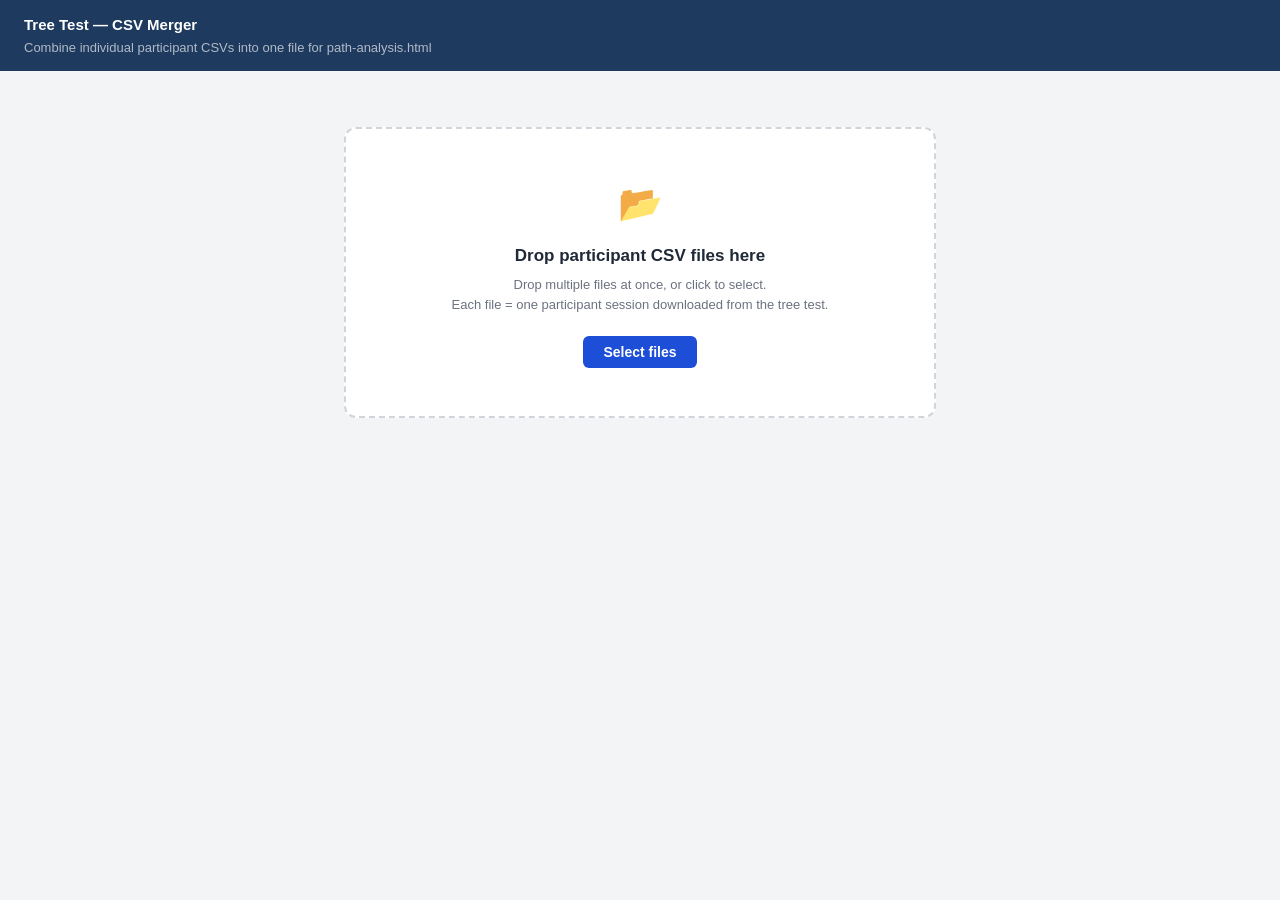
<file: merge-csv.html>
<!DOCTYPE html>
<html lang="en">
<head>
  <meta charset="UTF-8">
  <meta name="viewport" content="width=device-width, initial-scale=1.0">
  <title>Tree Test — CSV Merger</title>
  <style>
    *, *::before, *::after { box-sizing: border-box; margin: 0; padding: 0; }

    body {
      font-family: -apple-system, BlinkMacSystemFont, 'Segoe UI', Roboto, sans-serif;
      background: #f3f4f6;
      color: #1f2937;
      font-size: 14px;
      line-height: 1.5;
    }

    .app-header {
      background: #1e3a5f;
      color: white;
      padding: 0.875rem 1.5rem;
      display: flex;
      align-items: center;
      gap: 1rem;
    }
    .app-header h1 { font-size: 0.9375rem; font-weight: 700; }
    .app-header p  { font-size: 0.8125rem; opacity: 0.65; margin-top: 1px; }

    #upload-area { max-width: 640px; margin: 3.5rem auto; padding: 0 1.5rem; }

    .drop-zone {
      border: 2px dashed #d1d5db;
      border-radius: 12px;
      padding: 3rem 2rem;
      text-align: center;
      background: white;
      cursor: pointer;
      transition: border-color .2s, background .2s;
    }
    .drop-zone.drag-over { border-color: #1d4ed8; background: #eff6ff; }
    .dz-icon { font-size: 2.25rem; margin-bottom: 0.75rem; }
    .drop-zone h2 { font-size: 1.0625rem; margin-bottom: 0.375rem; }
    .drop-zone p  { color: #6b7280; font-size: 0.8125rem; margin-bottom: 1.25rem; line-height: 1.6; }
    .btn-upload {
      padding: 0.5rem 1.25rem;
      background: #1d4ed8;
      color: white;
      border: none;
      border-radius: 6px;
      font-size: 0.875rem;
      font-weight: 600;
      font-family: inherit;
      cursor: pointer;
    }
    .btn-upload:hover { background: #1e40af; }
    #file-input { display: none; }

    #results-area { max-width: 900px; margin: 2rem auto; padding: 0 1.5rem 3rem; display: none; }

    .results-header {
      display: flex;
      align-items: center;
      justify-content: space-between;
      margin-bottom: 1rem;
      flex-wrap: wrap;
      gap: 0.75rem;
    }
    .results-title { font-weight: 700; font-size: 1rem; }
    .results-meta  { color: #6b7280; font-size: 0.8125rem; }

    .btn-group { display: flex; gap: 0.5rem; }

    .btn-secondary {
      padding: 0.5rem 1.1rem;
      background: white;
      color: #374151;
      border: 1px solid #d1d5db;
      border-radius: 6px;
      font-size: 0.875rem;
      font-weight: 600;
      font-family: inherit;
      cursor: pointer;
    }
    .btn-secondary:hover { background: #f9fafb; }

    .btn-primary {
      padding: 0.5rem 1.25rem;
      background: #16a34a;
      color: white;
      border: none;
      border-radius: 6px;
      font-size: 0.875rem;
      font-weight: 600;
      font-family: inherit;
      cursor: pointer;
    }
    .btn-primary:hover { background: #15803d; }
    .btn-primary:disabled { background: #9ca3af; cursor: default; }

    .file-table {
      width: 100%;
      border-collapse: collapse;
      background: white;
      border-radius: 8px;
      overflow: hidden;
      border: 1px solid #e5e7eb;
      margin-bottom: 1.25rem;
    }
    .file-table th {
      background: #f9fafb;
      text-align: left;
      padding: 0.625rem 0.875rem;
      font-size: 0.75rem;
      font-weight: 600;
      text-transform: uppercase;
      letter-spacing: 0.04em;
      color: #6b7280;
      border-bottom: 1px solid #e5e7eb;
    }
    .file-table td {
      padding: 0.625rem 0.875rem;
      border-bottom: 1px solid #f3f4f6;
      font-size: 0.8125rem;
    }
    .file-table tr:last-child td { border-bottom: none; }
    .file-table tr.error td { color: #dc2626; }

    .badge {
      display: inline-block;
      border-radius: 99px;
      padding: 0.1rem 0.5rem;
      font-size: 0.7rem;
      font-weight: 600;
      margin-left: 0.25rem;
    }
    .badge-nl { background: #dbeafe; color: #1e40af; }
    .badge-fr { background: #fef3c7; color: #92400e; }
    .badge-warn { background: #fef9c3; color: #854d0e; }

    .warn-box {
      background: #fffbeb;
      border: 1px solid #fde68a;
      border-radius: 8px;
      padding: 0.75rem 1rem;
      font-size: 0.8125rem;
      color: #92400e;
      margin-bottom: 1.25rem;
    }
    .warn-box strong { display: block; margin-bottom: 0.25rem; }

    .success-box {
      background: #f0fdf4;
      border: 1px solid #bbf7d0;
      border-radius: 8px;
      padding: 0.75rem 1rem;
      font-size: 0.8125rem;
      color: #166534;
      margin-bottom: 1.25rem;
      display: none;
    }
  </style>
</head>
<body>

<header class="app-header">
  <div>
    <h1>Tree Test — CSV Merger</h1>
    <p>Combine individual participant CSVs into one file for path-analysis.html</p>
  </div>
</header>

<div id="upload-area">
  <div class="drop-zone" id="dz">
    <div class="dz-icon">📂</div>
    <h2>Drop participant CSV files here</h2>
    <p>Drop multiple files at once, or click to select.<br>Each file = one participant session downloaded from the tree test.</p>
    <button class="btn-upload" id="pick-btn">Select files</button>
    <input type="file" id="file-input" multiple accept=".csv,text/csv">
  </div>
</div>

<div id="results-area">
  <div class="results-header">
    <div>
      <div class="results-title" id="results-title">Files loaded</div>
      <div class="results-meta" id="results-meta"></div>
    </div>
    <div class="btn-group">
      <button class="btn-secondary" id="clear-btn">Clear all</button>
      <button class="btn-secondary" id="add-more-btn">Add more files</button>
      <button class="btn-primary" id="download-btn">Download merged CSV</button>
    </div>
  </div>

  <div class="warn-box" id="warn-box" style="display:none">
    <strong>Warnings</strong>
    <span id="warn-text"></span>
  </div>

  <div class="success-box" id="success-box">
    Merged CSV downloaded. Drop it into <strong>path-analysis.html</strong> to visualise the results.
  </div>

  <table class="file-table" id="file-table">
    <thead>
      <tr>
        <th>File</th>
        <th>Participant</th>
        <th>Lang</th>
        <th>Tasks</th>
        <th>Pre-test</th>
        <th>Post-study</th>
        <th>Status</th>
      </tr>
    </thead>
    <tbody id="file-tbody"></tbody>
  </table>
</div>

<input type="file" id="add-more-input" multiple accept=".csv,text/csv" style="display:none">

<script>
/* ── CSV parser (same logic as path-analysis.html) ─────────────────────── */
function parseCSV(text) {
  if (text.charCodeAt(0) === 0xFEFF) text = text.slice(1);
  var lines = text.replace(/\r\n/g, '\n').replace(/\r/g, '\n').split('\n');

  function parseLine(line) {
    var cells = [], cur = '', q = false;
    for (var i = 0; i < line.length; i++) {
      var c = line[i];
      if (q) {
        if (c === '"' && line[i + 1] === '"') { cur += '"'; i++; }
        else if (c === '"') { q = false; }
        else { cur += c; }
      } else if (c === '"') { q = true; }
      else if (c === ',') { cells.push(cur); cur = ''; }
      else { cur += c; }
    }
    cells.push(cur);
    return cells;
  }

  var headers = parseLine(lines[0]);
  var rows = [];
  for (var i = 1; i < lines.length; i++) {
    if (!lines[i].trim()) continue;
    var cells = parseLine(lines[i]);
    var row = {};
    headers.forEach(function (h, j) { row[h.trim()] = (cells[j] || '').trim(); });
    rows.push(row);
  }
  return { headers: headers.map(function (h) { return h.trim(); }), rows: rows };
}

/* ── CSV serialiser ─────────────────────────────────────────────────────── */
function csvCell(v) {
  var s = v == null ? '' : String(v);
  if (s.indexOf(',') !== -1 || s.indexOf('"') !== -1 || s.indexOf('\n') !== -1) {
    return '"' + s.replace(/"/g, '""') + '"';
  }
  return s;
}

/* ── State ──────────────────────────────────────────────────────────────── */
var loadedFiles = []; // [{name, headers, rows, pid, lang, taskCount, hasPre, hasPost, error}]

/* ── DOM refs ───────────────────────────────────────────────────────────── */
var dz           = document.getElementById('dz');
var fileInput    = document.getElementById('file-input');
var addMoreInput = document.getElementById('add-more-input');
var pickBtn      = document.getElementById('pick-btn');
var clearBtn     = document.getElementById('clear-btn');
var addMoreBtn   = document.getElementById('add-more-btn');
var downloadBtn  = document.getElementById('download-btn');
var uploadArea   = document.getElementById('upload-area');
var resultsArea  = document.getElementById('results-area');
var fileTable    = document.getElementById('file-tbody');
var resultsMeta  = document.getElementById('results-meta');
var warnBox      = document.getElementById('warn-box');
var warnText     = document.getElementById('warn-text');
var successBox   = document.getElementById('success-box');

/* ── Drop zone ──────────────────────────────────────────────────────────── */
dz.addEventListener('dragover', function (e) { e.preventDefault(); dz.classList.add('drag-over'); });
dz.addEventListener('dragleave', function () { dz.classList.remove('drag-over'); });
dz.addEventListener('drop', function (e) {
  e.preventDefault();
  dz.classList.remove('drag-over');
  handleFiles(Array.from(e.dataTransfer.files));
});
pickBtn.addEventListener('click', function () { fileInput.click(); });
fileInput.addEventListener('change', function () { handleFiles(Array.from(fileInput.files)); fileInput.value = ''; });
clearBtn.addEventListener('click', function () {
  loadedFiles = [];
  fileTable.innerHTML = '';
  resultsArea.style.display = 'none';
  uploadArea.style.display = '';
  warnBox.style.display = 'none';
  successBox.style.display = 'none';
});
addMoreBtn.addEventListener('click', function () { addMoreInput.click(); });
addMoreInput.addEventListener('change', function () { handleFiles(Array.from(addMoreInput.files)); addMoreInput.value = ''; });

/* ── File loading ───────────────────────────────────────────────────────── */
function handleFiles(files) {
  var remaining = files.length;
  if (!remaining) return;
  files.forEach(function (file) {
    var reader = new FileReader();
    reader.onload = function (e) {
      processFile(file.name, e.target.result);
      remaining--;
      if (remaining === 0) renderTable();
    };
    reader.readAsText(file, 'UTF-8');
  });
}

function processFile(name, text) {
  var parsed;
  try { parsed = parseCSV(text); } catch (err) {
    loadedFiles.push({ name: name, error: 'Parse error: ' + err.message });
    return;
  }

  var rows = parsed.rows;
  var headers = parsed.headers;

  if (!rows.length) {
    loadedFiles.push({ name: name, error: 'Empty file' });
    return;
  }

  if (!headers.includes('participant_id') || !headers.includes('task_id')) {
    loadedFiles.push({ name: name, error: 'Not a tree test CSV (missing required columns)' });
    return;
  }

  var taskRows  = rows.filter(function (r) { return r.task_id && r.task_id !== 'pre_test' && r.task_id !== 'post_study'; });
  var preRow    = rows.filter(function (r) { return r.task_id === 'pre_test'; });
  var postRow   = rows.filter(function (r) { return r.task_id === 'post_study'; });
  var pid       = (taskRows[0] || rows[0]).participant_id || '?';
  var lang      = (taskRows[0] || rows[0]).language || '?';

  loadedFiles.push({
    name: name,
    headers: headers,
    rows: rows,
    pid: pid,
    lang: lang,
    taskCount: taskRows.length,
    hasPre: preRow.length > 0,
    hasPost: postRow.length > 0,
    error: null
  });
}

/* ── Render file table ──────────────────────────────────────────────────── */
function renderTable() {
  uploadArea.style.display = 'none';
  resultsArea.style.display = 'block';
  successBox.style.display = 'none';

  var valid   = loadedFiles.filter(function (f) { return !f.error; });
  var invalid = loadedFiles.filter(function (f) { return f.error; });

  // Check for duplicate participant IDs
  var pidMap = {};
  var dupPids = [];
  valid.forEach(function (f) {
    if (pidMap[f.pid]) dupPids.push(f.pid);
    pidMap[f.pid] = true;
  });

  // Warnings
  var warns = [];
  if (dupPids.length) warns.push('Duplicate participant IDs: ' + dupPids.join(', ') + '. Each participant should have a unique ID.');
  if (invalid.length) warns.push(invalid.length + ' file(s) could not be parsed and were skipped.');

  if (warns.length) {
    warnBox.style.display = '';
    warnText.textContent = warns.join(' ');
  } else {
    warnBox.style.display = 'none';
  }

  var totalTasks = valid.reduce(function (s, f) { return s + f.taskCount; }, 0);
  resultsMeta.textContent = valid.length + ' participant' + (valid.length !== 1 ? 's' : '') +
    ' · ' + totalTasks + ' task rows total';

  downloadBtn.disabled = valid.length === 0;

  fileTable.innerHTML = '';
  loadedFiles.forEach(function (f) {
    var tr = document.createElement('tr');
    if (f.error) tr.className = 'error';

    var langBadge = '';
    if (!f.error) {
      langBadge = '<span class="badge badge-' + f.lang + '">' + f.lang.toUpperCase() + '</span>';
    }

    var dupWarn = (!f.error && dupPids.indexOf(f.pid) !== -1)
      ? ' <span class="badge badge-warn">dup ID</span>' : '';

    tr.innerHTML = [
      '<td>' + escHtml(f.name) + '</td>',
      '<td>' + (f.error ? '—' : escHtml(f.pid) + dupWarn) + '</td>',
      '<td>' + (f.error ? '—' : langBadge) + '</td>',
      '<td>' + (f.error ? '—' : f.taskCount) + '</td>',
      '<td>' + (f.error ? '—' : (f.hasPre  ? '✓' : '–')) + '</td>',
      '<td>' + (f.error ? '—' : (f.hasPost ? '✓' : '–')) + '</td>',
      '<td>' + (f.error ? escHtml(f.error) : '<span style="color:#16a34a;font-weight:600">OK</span>') + '</td>'
    ].join('');
    fileTable.appendChild(tr);
  });
}

function escHtml(s) {
  return String(s)
    .replace(/&/g, '&amp;')
    .replace(/</g, '&lt;')
    .replace(/>/g, '&gt;')
    .replace(/"/g, '&quot;');
}

/* ── Download merged CSV ────────────────────────────────────────────────── */
downloadBtn.addEventListener('click', function () {
  var valid = loadedFiles.filter(function (f) { return !f.error && f.rows; });
  if (!valid.length) return;

  // Use headers from the first valid file
  var headers = valid[0].headers;
  var lines = [headers.map(csvCell).join(',')];

  valid.forEach(function (f) {
    // Re-serialise each row using the canonical header order
    f.rows.forEach(function (row) {
      lines.push(headers.map(function (h) { return csvCell(row[h] || ''); }).join(','));
    });
  });

  var csv = lines.join('\r\n');
  var blob = new Blob([csv], { type: 'text/csv;charset=utf-8;' });
  var url  = URL.createObjectURL(blob);
  var a    = document.createElement('a');
  a.href     = url;
  a.download = 'tree-test-merged-' + isoDate() + '.csv';
  document.body.appendChild(a);
  a.click();
  document.body.removeChild(a);
  URL.revokeObjectURL(url);

  successBox.style.display = '';
});

function isoDate() {
  var d = new Date();
  return d.getFullYear() + '-' +
    String(d.getMonth() + 1).padStart(2, '0') + '-' +
    String(d.getDate()).padStart(2, '0');
}
</script>
</body>
</html>
</file>
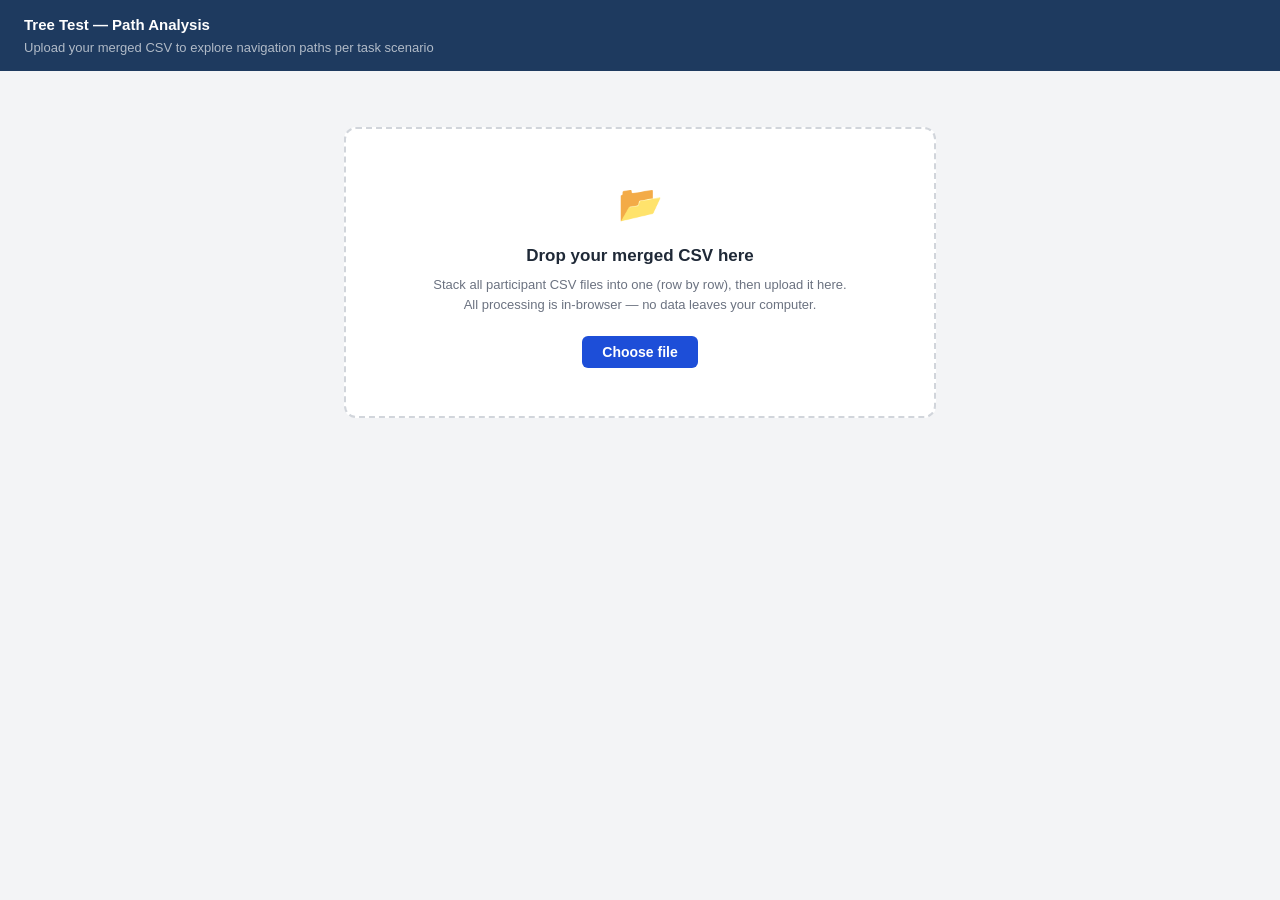
<file: path-analysis.html>
<!DOCTYPE html>
<html lang="en">
<head>
  <meta charset="UTF-8">
  <meta name="viewport" content="width=device-width, initial-scale=1.0">
  <title>Tree Test — Path Analysis</title>
  <style>
    *, *::before, *::after { box-sizing: border-box; margin: 0; padding: 0; }

    body {
      font-family: -apple-system, BlinkMacSystemFont, 'Segoe UI', Roboto, sans-serif;
      background: #f3f4f6;
      color: #1f2937;
      font-size: 14px;
      line-height: 1.5;
    }

    /* ── Header ───────────────────────────────────────────────────────────── */
    .app-header {
      background: #1e3a5f;
      color: white;
      padding: 0.875rem 1.5rem;
      display: flex;
      align-items: center;
      gap: 1rem;
    }
    .app-header h1 { font-size: 0.9375rem; font-weight: 700; }
    .app-header p  { font-size: 0.8125rem; opacity: 0.65; margin-top: 1px; }

    /* ── Upload ───────────────────────────────────────────────────────────── */
    #upload-area { max-width: 640px; margin: 3.5rem auto; padding: 0 1.5rem; }

    .drop-zone {
      border: 2px dashed #d1d5db;
      border-radius: 12px;
      padding: 3rem 2rem;
      text-align: center;
      background: white;
      cursor: pointer;
      transition: border-color .2s, background .2s;
    }
    .drop-zone.drag-over { border-color: #1d4ed8; background: #eff6ff; }
    .dz-icon { font-size: 2.25rem; margin-bottom: 0.75rem; }
    .drop-zone h2 { font-size: 1.0625rem; margin-bottom: 0.375rem; }
    .drop-zone p  { color: #6b7280; font-size: 0.8125rem; margin-bottom: 1.25rem; line-height: 1.6; }
    .btn-upload {
      padding: 0.5rem 1.25rem;
      background: #1d4ed8;
      color: white;
      border: none;
      border-radius: 6px;
      font-size: 0.875rem;
      font-weight: 600;
      font-family: inherit;
      cursor: pointer;
    }
    .btn-upload:hover { background: #1e40af; }
    #file-input { display: none; }

    /* ── Analysis area ────────────────────────────────────────────────────── */
    #analysis-area { display: none; padding: 1.25rem 1.5rem; max-width: 1120px; margin: 0 auto; }

    .analysis-bar {
      background: white;
      border: 1px solid #e5e7eb;
      border-radius: 8px;
      padding: 0.875rem 1.25rem;
      margin-bottom: 1rem;
      display: flex;
      align-items: center;
      gap: 0.875rem;
      flex-wrap: wrap;
    }
    .analysis-bar-title { font-weight: 700; font-size: 0.9375rem; margin-right: 0.25rem; }
    .stat-pill {
      background: #f3f4f6;
      border-radius: 99px;
      padding: 0.2rem 0.625rem;
      font-size: 0.75rem;
      color: #374151;
    }
    .bar-actions { margin-left: auto; display: flex; gap: 0.5rem; }
    .btn-export {
      padding: 0.3rem 0.75rem;
      border: 1px solid #1d4ed8;
      border-radius: 6px;
      background: white;
      font-size: 0.8125rem;
      cursor: pointer;
      color: #1d4ed8;
      font-family: inherit;
      font-weight: 600;
    }
    .btn-export:hover { background: #eff6ff; }
    .btn-reload {
      padding: 0.3rem 0.75rem;
      border: 1px solid #e5e7eb;
      border-radius: 6px;
      background: white;
      font-size: 0.8125rem;
      cursor: pointer;
      color: #6b7280;
      font-family: inherit;
    }
    .btn-reload:hover { background: #f9fafb; }

    /* ── Legend ───────────────────────────────────────────────────────────── */
    .legend {
      display: flex;
      gap: 1rem;
      margin-bottom: 1rem;
      flex-wrap: wrap;
    }
    .legend-item { display: flex; align-items: center; gap: 0.375rem; font-size: 0.8125rem; color: #374151; }
    .ls { width: 13px; height: 13px; border-radius: 3px; flex-shrink: 0; }
    .ls.direct   { background: #16a34a; }
    .ls.indirect { background: #86efac; border: 1px solid #4ade80; }
    .ls.close    { background: #f97316; }
    .ls.wrong    { background: #dc2626; }

    /* ── Task section ─────────────────────────────────────────────────────── */
    .task-sec {
      background: white;
      border: 1px solid #e5e7eb;
      border-radius: 8px;
      margin-bottom: 0.75rem;
      overflow: hidden;
    }
    .task-sec > summary {
      display: flex;
      align-items: center;
      gap: 0.75rem;
      padding: 0.875rem 1.125rem;
      cursor: pointer;
      user-select: none;
      list-style: none;
    }
    .task-sec > summary::-webkit-details-marker { display: none; }
    .task-sec[open] > summary { border-bottom: 1px solid #e5e7eb; background: #fafafa; }

    .ts-arrow {
      color: #9ca3af;
      font-size: 0.65rem;
      transition: transform .18s;
      flex-shrink: 0;
    }
    .task-sec[open] .ts-arrow { transform: rotate(90deg); }

    .ts-badge {
      background: #eff6ff;
      color: #1d4ed8;
      padding: 0.15rem 0.5rem;
      border-radius: 4px;
      font-size: 0.7rem;
      font-weight: 700;
      font-family: 'SF Mono', ui-monospace, monospace;
      flex-shrink: 0;
    }
    .ts-scenario { flex: 1; font-size: 0.875rem; color: #374151; }
    .ts-right {
      display: flex;
      align-items: center;
      gap: 0.625rem;
      flex-shrink: 0;
    }
    .ts-acc { font-size: 0.8125rem; font-weight: 700; color: #374151; }
    .ts-n   { font-size: 0.75rem; color: #9ca3af; }

    .mini-bar {
      width: 72px;
      height: 7px;
      border-radius: 4px;
      display: flex;
      overflow: hidden;
      background: #f3f4f6;
    }
    .mb { height: 100%; }
    .mb.direct   { background: #16a34a; }
    .mb.indirect { background: #86efac; }
    .mb.close    { background: #f97316; }
    .mb.wrong    { background: #dc2626; }

    /* ── Task body ────────────────────────────────────────────────────────── */
    .task-body { padding: 1rem 1.25rem 1.25rem; }

    .task-row1 {
      display: flex;
      align-items: flex-start;
      gap: 1rem;
      margin-bottom: 0.875rem;
      flex-wrap: wrap;
    }
    .chips { display: flex; gap: 0.5rem; flex-wrap: wrap; }

    .chip {
      display: flex;
      align-items: center;
      gap: 0.25rem;
      padding: 0.3rem 0.625rem;
      border-radius: 6px;
      font-size: 0.8125rem;
    }
    .chip strong { font-weight: 700; }
    .chip span   { opacity: 0.75; font-size: 0.75rem; }
    .chip.direct        { background: #dcfce7; color: #15803d; }
    .chip.indirect      { background: #f0fdf4; color: #16a34a; border: 1px solid #bbf7d0; }
    .chip.close         { background: #fff7ed; color: #c2410c; border: 1px solid #fed7aa; }
    .chip.wrong         { background: #fef2f2; color: #b91c1c; border: 1px solid #fecaca; }
    .chip.catastrophe   { background: #fdf4ff; color: #7e22ce; border: 1px solid #e9d5ff; }

    .correct-notes { display: flex; flex-direction: column; gap: 0.3rem; }
    .correct-note {
      display: flex;
      align-items: center;
      gap: 0.5rem;
      background: #f0fdf4;
      border: 1px solid #bbf7d0;
      border-radius: 6px;
      padding: 0.3rem 0.625rem;
      font-size: 0.8125rem;
      color: #15803d;
    }
    .cn-lang {
      background: #16a34a;
      color: white;
      border-radius: 3px;
      padding: 0 0.3rem;
      font-size: 0.65rem;
      font-weight: 700;
      font-family: monospace;
    }

    .task-stats-row {
      display: flex;
      gap: 1.5rem;
      margin-bottom: 0.875rem;
      font-size: 0.8125rem;
      color: #6b7280;
      flex-wrap: wrap;
    }
    .task-stats-row strong { color: #374151; }

    .tree-hdr {
      font-size: 0.7rem;
      font-weight: 700;
      text-transform: uppercase;
      letter-spacing: .06em;
      color: #9ca3af;
      margin-bottom: 0.625rem;
    }

    /* ── Path tree ────────────────────────────────────────────────────────── */
    .path-tree { font-size: 0.875rem; }

    .pn { margin: 1px 0; }
    .pn > summary {
      display: flex;
      align-items: center;
      gap: 0.375rem;
      padding: 0.3rem 0.4rem;
      border-radius: 5px;
      cursor: pointer;
      list-style: none;
    }
    .pn > summary::-webkit-details-marker { display: none; }
    .pn > summary:hover { background: #f9fafb; }
    .pn[open] > summary { background: #f3f4f6; }

    .pnt {
      font-size: 0.6rem;
      color: #d1d5db;
      width: 10px;
      flex-shrink: 0;
      transition: transform .15s;
    }
    .pn[open] > summary .pnt { transform: rotate(90deg); color: #9ca3af; }

    .pnleaf {
      display: flex;
      align-items: center;
      gap: 0.375rem;
      padding: 0.3rem 0.4rem;
      border-radius: 5px;
      margin: 1px 0;
    }
    .pnleaf:hover { background: #f9fafb; }
    .pnleaf .pnt { opacity: 0; }

    .pnch {
      padding-left: 1.125rem;
      margin-left: 0.5rem;
      border-left: 2px solid #e5e7eb;
    }

    .ni {
      width: 18px;
      height: 18px;
      border-radius: 4px;
      display: flex;
      align-items: center;
      justify-content: center;
      font-size: 0.55rem;
      flex-shrink: 0;
      font-weight: 700;
    }
    .ni-open     { background: #dbeafe; color: #1d4ed8; }
    .ni-sel      { background: #dcfce7; color: #16a34a; }
    .ni-wrongsel { background: #fee2e2; color: #dc2626; }

    .pnlabel {
      flex: 1;
      min-width: 0;
      white-space: nowrap;
      overflow: hidden;
      text-overflow: ellipsis;
    }
    .pncount {
      font-size: 0.75rem;
      color: #9ca3af;
      flex-shrink: 0;
      white-space: nowrap;
    }

    .obar {
      height: 5px;
      border-radius: 3px;
      display: flex;
      overflow: hidden;
      background: #f3f4f6;
      flex-shrink: 0;
    }
    .bs          { height: 100%; }
    .bs.direct   { background: #16a34a; }
    .bs.indirect { background: #86efac; }
    .bs.close    { background: #f97316; }
    .bs.wrong    { background: #dc2626; }

    .cbadge {
      padding: 0.1rem 0.35rem;
      border-radius: 3px;
      font-size: 0.65rem;
      font-weight: 700;
      flex-shrink: 0;
    }
    .cbadge.ok    { background: #dcfce7; color: #16a34a; }
    .cbadge.no    { background: #fee2e2; color: #b91c1c; }
    .cbadge.mixed { background: #fff7ed; color: #c2410c; }

    .no-data { color: #9ca3af; font-style: italic; font-size: 0.8125rem; padding: 0.5rem; }

    /* ── Copy PNG button ──────────────────────────────────────────────────── */
    .btn-copy-png {
      padding: 0.1rem 0.45rem;
      border: 1px solid #e5e7eb;
      border-radius: 4px;
      background: white;
      font-size: 0.65rem;
      font-weight: 600;
      cursor: pointer;
      color: #6b7280;
      font-family: inherit;
      text-transform: none;
      letter-spacing: 0;
      vertical-align: middle;
    }
    .btn-copy-png:hover { background: #f9fafb; color: #374151; border-color: #d1d5db; }

    /* ── Section cards (pre/post study) ───────────────────────────────────── */
    .section-card {
      background: white;
      border: 1px solid #e5e7eb;
      border-radius: 8px;
      margin-bottom: 0.75rem;
      overflow: hidden;
    }
    .section-card > summary {
      display: flex;
      align-items: center;
      gap: 0.75rem;
      padding: 0.875rem 1.125rem;
      cursor: pointer;
      user-select: none;
      list-style: none;
      font-weight: 700;
      font-size: 0.9375rem;
    }
    .section-card > summary::-webkit-details-marker { display: none; }
    .section-card[open] > summary { border-bottom: 1px solid #e5e7eb; background: #fafafa; }
    .section-card[open] .ts-arrow { transform: rotate(90deg); }
    .section-card-body { padding: 1.25rem; }

    /* ── Filter panel ─────────────────────────────────────────────────────── */
    .filter-row {
      display: flex;
      align-items: flex-start;
      gap: 1rem;
      margin-bottom: 0.625rem;
      flex-wrap: wrap;
    }
    .filter-label {
      font-size: 0.8125rem;
      font-weight: 600;
      color: #374151;
      min-width: 170px;
      padding-top: 2px;
    }
    .filter-checks { display: flex; gap: 0.625rem; flex-wrap: wrap; }
    .filter-check {
      display: flex;
      align-items: center;
      gap: 0.3rem;
      font-size: 0.8125rem;
      color: #374151;
      cursor: pointer;
      white-space: nowrap;
    }
    .filter-check input { cursor: pointer; }
    .btn-clear-filters {
      padding: 0.2rem 0.625rem;
      border: 1px solid #e5e7eb;
      border-radius: 4px;
      background: white;
      font-size: 0.75rem;
      cursor: pointer;
      color: #6b7280;
      font-family: inherit;
      margin-left: auto;
    }
    .btn-clear-filters:hover { background: #f9fafb; }

    /* ── Stacked bar chart (pre-study) ────────────────────────────────────── */
    .pre-question-row { margin-bottom: 1.25rem; }
    .pre-question-label { font-size: 0.8125rem; font-weight: 600; color: #374151; margin-bottom: 0.375rem; }
    .stacked-bar-wrap { display: flex; align-items: center; gap: 0.75rem; }
    .stacked-bar { height: 22px; border-radius: 4px; display: flex; overflow: hidden; flex: 1; background: #f3f4f6; }
    .sb-seg { height: 100%; }
    .stacked-legend { display: flex; flex-wrap: wrap; gap: 0.375rem 1rem; margin-top: 0.375rem; }
    .stacked-legend-item { display: flex; align-items: center; gap: 0.35rem; font-size: 0.75rem; color: #374151; }
    .sl-swatch { width: 10px; height: 10px; border-radius: 2px; flex-shrink: 0; }

    /* ── Horizontal bar chart (post-study adjectives) ─────────────────────── */
    .hbar-row { display: flex; align-items: center; gap: 0.5rem; margin-bottom: 0.375rem; }
    .hbar-label { font-size: 0.8125rem; color: #374151; width: 170px; flex-shrink: 0; overflow: hidden; text-overflow: ellipsis; white-space: nowrap; }
    .hbar-track { flex: 1; height: 14px; background: #f3f4f6; border-radius: 3px; overflow: hidden; }
    .hbar-fill  { height: 100%; border-radius: 3px; background: #1d4ed8; }
    .hbar-count { font-size: 0.75rem; color: #9ca3af; white-space: nowrap; flex-shrink: 0; min-width: 70px; text-align: right; }

    /* ── Comments ─────────────────────────────────────────────────────────── */
    .comments-list { display: flex; flex-direction: column; gap: 0.5rem; }
    .comment-item { background: #f9fafb; border: 1px solid #e5e7eb; border-radius: 6px; padding: 0.5rem 0.75rem; font-size: 0.8125rem; color: #374151; line-height: 1.5; }
    .comment-pid { font-size: 0.7rem; color: #9ca3af; font-family: monospace; margin-bottom: 0.2rem; }
    .task-comments { margin-top: 0.875rem; padding-top: 0.875rem; border-top: 1px solid #f3f4f6; }

    /* ── Catastrophe filter button ────────────────────────────────────────── */
    .btn-cat-filter {
      padding: 0.15rem 0.5rem;
      border: 1px solid #e9d5ff;
      border-radius: 4px;
      background: white;
      font-size: 0.75rem;
      cursor: pointer;
      color: #7e22ce;
      font-family: inherit;
    }
    .btn-cat-filter:hover { background: #fdf4ff; }
    .btn-cat-filter.active { background: #fdf4ff; border-color: #7e22ce; font-weight: 600; }
    .cat-filter-note { font-size: 0.75rem; color: #7e22ce; font-style: italic; margin-bottom: 0.375rem; }

    /* ── Iteration tabs ───────────────────────────────────────────────────── */
    .iter-tabs { display: flex; gap: 0.375rem; align-items: center; margin-bottom: 0.75rem; flex-wrap: wrap; }
    .iter-tab {
      display: flex; align-items: center; gap: 0.3rem;
      padding: 0.275rem 0.625rem;
      border: 1px solid #e5e7eb; border-radius: 6px;
      background: white; font-size: 0.8125rem; cursor: pointer;
      color: #6b7280; font-family: inherit; white-space: nowrap;
    }
    .iter-tab:hover { background: #f9fafb; }
    .iter-tab.active { background: #eff6ff; border-color: #1d4ed8; color: #1d4ed8; font-weight: 600; }
    .iter-tab-remove {
      font-size: 0.7rem; color: #d1d5db; background: none; border: none;
      cursor: pointer; padding: 0; line-height: 1; font-family: inherit; margin-left: 0.125rem;
    }
    .iter-tab-remove:hover { color: #dc2626; }
    .iter-tab-compare { border-style: dashed; }

    /* ── Comparison view ──────────────────────────────────────────────────── */
    .comp-summary-card {
      background: white; border: 1px solid #e5e7eb; border-radius: 8px;
      padding: 1rem 1.25rem; margin-bottom: 1rem;
      display: flex; gap: 1.5rem; align-items: center; flex-wrap: wrap;
    }
    .comp-summary-nums { display: flex; gap: 1.5rem; margin-left: auto; flex-shrink: 0; }
    .comp-summary-stat { text-align: center; }
    .comp-summary-num { font-size: 1.375rem; font-weight: 700; line-height: 1.2; }
    .comp-summary-lbl { font-size: 0.7rem; color: #6b7280; text-transform: uppercase; letter-spacing: .04em; }
    .comp-task {
      background: white; border: 1px solid #e5e7eb; border-radius: 8px;
      margin-bottom: 0.5rem; border-left: 3px solid transparent;
    }
    .comp-task.improved  { border-left-color: #16a34a; }
    .comp-task.regressed { border-left-color: #dc2626; }
    .comp-row {
      display: flex; align-items: center; gap: 0.75rem;
      padding: 0.6875rem 1rem; flex-wrap: wrap;
    }
    .comp-scenario { flex: 1; font-size: 0.8125rem; color: #374151; min-width: 0; overflow: hidden; text-overflow: ellipsis; white-space: nowrap; }
    .comp-metrics { display: flex; gap: 1.25rem; align-items: center; flex-shrink: 0; }
    .comp-metric { display: flex; flex-direction: column; align-items: flex-end; }
    .comp-metric-lbl { font-size: 0.65rem; color: #9ca3af; text-transform: uppercase; letter-spacing: .05em; margin-bottom: 0.1rem; white-space: nowrap; }
    .comp-metric-val { font-size: 0.8125rem; color: #374151; display: flex; align-items: center; gap: 0.3rem; }
    .delta { font-size: 0.75rem; font-weight: 700; }
    .delta.up   { color: #16a34a; }
    .delta.down { color: #dc2626; }
    .delta.flat { color: #9ca3af; }
    .conf-badge { font-size: 0.7rem; font-weight: 600; padding: 0.15rem 0.45rem; border-radius: 4px; white-space: nowrap; }
    .conf-badge.strong-up   { background: #dcfce7; color: #15803d; }
    .conf-badge.likely-up   { background: #f0fdf4; color: #16a34a; border: 1px solid #bbf7d0; }
    .conf-badge.unclear     { background: #f3f4f6; color: #9ca3af; }
    .conf-badge.likely-down { background: #fff7ed; color: #c2410c; border: 1px solid #fed7aa; }
    .conf-badge.strong-down { background: #fef2f2; color: #b91c1c; border: 1px solid #fecaca; }
    .comp-note { font-size: 0.75rem; color: #9ca3af; font-style: italic; margin-top: 0.75rem; }
  </style>
</head>
<body>

<header class="app-header">
  <div>
    <h1>Tree Test — Path Analysis</h1>
    <p>Upload your merged CSV to explore navigation paths per task scenario</p>
  </div>
</header>

<div id="upload-area">
  <div class="drop-zone" id="drop-zone">
    <div class="dz-icon">📂</div>
    <h2>Drop your merged CSV here</h2>
    <p>
      Stack all participant CSV files into one (row by row), then upload it here.<br>
      All processing is in-browser — no data leaves your computer.
    </p>
    <button class="btn-upload" onclick="document.getElementById('file-input').click()">Choose file</button>
    <input type="file" id="file-input" accept=".csv">
  </div>
</div>

<input type="file" id="iter-file-input" accept=".csv" style="display:none">

<div id="analysis-area">
  <div id="iteration-tabs"></div>
  <div class="analysis-bar">
    <span class="analysis-bar-title">Path Analysis</span>
    <span class="stat-pill" id="stat-p"></span>
    <span class="stat-pill" id="stat-t"></span>
    <span class="stat-pill" id="stat-l"></span>
    <div class="bar-actions">
      <button class="btn-export" onclick="exportReport()">↓ Export Report</button>
      <button class="btn-reload" onclick="addIteration()">＋ Add iteration</button>
      <button class="btn-reload" onclick="resetToUpload()">↩ Reset</button>
    </div>
  </div>

  <div class="legend">
    <div class="legend-item"><div class="ls direct"></div>   Direct correct — right branch, straight to answer</div>
    <div class="legend-item"><div class="ls indirect"></div> Indirect correct — explored other paths first</div>
    <div class="legend-item"><div class="ls close"></div>    Close but wrong — reached correct area, wrong final pick</div>
    <div class="legend-item"><div class="ls wrong"></div>    Completely wrong — never explored the correct area</div>
  </div>

  <div id="pre-study-container"></div>
  <div id="tasks-container"></div>
  <div id="post-study-container"></div>
  <div id="compare-container" style="display:none"></div>
</div>

<script>
'use strict';

var iterations         = [];   /* [{label, taskDataStore, allRows, taskOrder, statP, statT, statL, renderedPre, renderedTasks, renderedPost}] */
var activeIterationIdx = -1;
var taskDataStore      = {};   /* always points at iterations[activeIterationIdx].taskDataStore */
var allRows            = [];   /* always points at iterations[activeIterationIdx].allRows */
var currentTaskOrder   = [];   /* always points at iterations[activeIterationIdx].taskOrder */

/* ── Utilities ────────────────────────────────────────────────────────────── */
function esc(s) {
  return String(s == null ? '' : s)
    .replace(/&/g,'&amp;').replace(/</g,'&lt;').replace(/>/g,'&gt;').replace(/"/g,'&quot;');
}
function pct(n, d) { return d ? Math.round(n / d * 100) + '%' : '0%'; }

/* ── CSV parser ───────────────────────────────────────────────────────────── */
function parseCSV(text) {
  if (text.charCodeAt(0) === 0xFEFF) text = text.slice(1);
  var lines = text.replace(/\r\n/g, '\n').replace(/\r/g, '\n').split('\n');

  function parseLine(line) {
    var cells = [], cur = '', q = false;
    for (var i = 0; i < line.length; i++) {
      var c = line[i];
      if (q) {
        if (c === '"' && line[i + 1] === '"') { cur += '"'; i++; }
        else if (c === '"') { q = false; }
        else { cur += c; }
      } else if (c === '"') { q = true; }
      else if (c === ',') { cells.push(cur); cur = ''; }
      else { cur += c; }
    }
    cells.push(cur);
    return cells;
  }

  var headers = parseLine(lines[0]);
  var rows = [];
  for (var i = 1; i < lines.length; i++) {
    if (!lines[i].trim()) continue;
    var cells = parseLine(lines[i]);
    var row = {};
    headers.forEach(function (h, j) { row[h.trim()] = (cells[j] || '').trim(); });
    rows.push(row);
  }
  return rows;
}

/* ── Event parsing ────────────────────────────────────────────────────────── */
function parseEvents(evtStr, labStr) {
  if (!evtStr || !evtStr.trim()) return [];
  var evts = evtStr.split(' | ');
  var labs = labStr ? labStr.split(' | ') : [];
  return evts.map(function (e, i) {
    var ci = e.indexOf(':');
    var type = e.slice(0, ci).toLowerCase();
    var nodeId = e.slice(ci + 1);
    var raw = (labs[i] || '').replace(/^(OPEN|SELECT):/, '');
    var parts = raw.split(' > ');
    return { type: type, nodeId: nodeId, label: parts[parts.length - 1] || nodeId, fullPath: raw };
  });
}

/* ── Correct-answer inference ─────────────────────────────────────────────── */
function getCorrectInfo(taskRows) {
  var info = {};
  taskRows.filter(function (r) { return r.correct === 'true'; }).forEach(function (r) {
    var lang = r.language || '?';
    if (info[lang]) return;
    var path = r.final_answer_path || '';
    var tier1Label = path.split(' > ')[0] || '';
    var tier1NodeId = '';
    parseEvents(r.path_events, r.path_labels).forEach(function (e) {
      if (e.type === 'open' && e.fullPath === tier1Label && !tier1NodeId) tier1NodeId = e.nodeId;
    });
    info[lang] = { tier1Label: tier1Label, tier1NodeId: tier1NodeId, correctPath: path };
  });
  return info;
}

/* ── Outcome classification ───────────────────────────────────────────────── */
function classify(row, correctInfo) {
  var lang = row.language || '?';
  var ci   = correctInfo[lang];
  var isCorrect    = row.correct === 'true';
  var firstClickOk = row.first_click_correct === 'true';
  var nBt          = parseInt(row.n_backtrack || '0') || 0;
  var events       = parseEvents(row.path_events, row.path_labels);

  if (isCorrect) {
    if (nBt > 0) return 'indirect';
    if (!ci) return 'direct';
    var openEvents = events.filter(function (e) { return e.type === 'open'; });
    var allOnPath = openEvents.every(function (e) {
      return !ci.correctPath || ci.correctPath.startsWith(e.fullPath) ||
             (ci.tier1NodeId && e.nodeId === ci.tier1NodeId);
    });
    return allOnPath ? 'direct' : 'indirect';
  }

  if (firstClickOk) return 'close';

  if (ci) {
    var exploredCorrect = events.some(function (e) {
      if (e.type !== 'open') return false;
      return (ci.tier1NodeId && e.nodeId === ci.tier1NodeId) ||
             e.fullPath === ci.tier1Label ||
             (ci.tier1Label && e.fullPath.indexOf(ci.tier1Label) === 0);
    });
    if (exploredCorrect) return 'close';
  }

  return 'wrong';
}

/* ── Path trie ────────────────────────────────────────────────────────────── */
function mkNode(type, nodeId, label) {
  return {
    type: type, nodeId: nodeId, label: label,
    count: 0,
    outcomes: { direct: 0, indirect: 0, close: 0, wrong: 0 },
    children: {},
    pids: []
  };
}

function buildTrie(participants) {
  var root = mkNode('root', 'root', 'Start');
  root.count = participants.length;
  participants.forEach(function (p) { root.outcomes[p.outcome]++; });

  participants.forEach(function (p) {
    var node = root;
    p.events.forEach(function (e) {
      var k = e.type + ':' + e.nodeId;
      if (!node.children[k]) node.children[k] = mkNode(e.type, e.nodeId, e.label);
      node = node.children[k];
      node.count++;
      node.outcomes[p.outcome]++;
      node.pids.push(p.id);
    });
  });
  return root;
}

/* ── Rendering helpers ────────────────────────────────────────────────────── */
function obar(outcomes, total) {
  if (!total) return '';
  function s(cls, n) {
    return n ? '<div class="bs ' + cls + '" style="width:' + (n / total * 100).toFixed(1) + '%"></div>' : '';
  }
  return (
    '<div class="obar" style="width:80px">' +
      s('direct',   outcomes.direct) +
      s('indirect', outcomes.indirect) +
      s('close',    outcomes.close) +
      s('wrong',    outcomes.wrong) +
    '</div>'
  );
}

function renderNode(node, totalTask, depth) {
  var children = Object.values(node.children).sort(function (a, b) { return b.count - a.count; });
  var hasChildren = children.length > 0;
  var isOpen = node.type === 'open';
  var isMidSelect = node.type === 'select' && hasChildren;

  var iconTxt = isOpen ? '▶' : (isMidSelect ? '↩' : '●');
  var iconCls = 'ni ' + (isOpen ? 'ni-open' : (isMidSelect ? 'ni-wrongsel' : 'ni-sel'));

  var inner =
    '<span class="pnt">' + (hasChildren ? '▶' : '') + '</span>' +
    '<span class="' + iconCls + '">' + iconTxt + '</span>' +
    '<span class="pnlabel" title="' + esc(node.label) + '">' + esc(node.label) + '</span>' +
    '<span class="pncount">' + node.count + ' (' + pct(node.count, totalTask) + ')</span>' +
    obar(node.outcomes, node.count);

  if (!hasChildren) {
    var nOk  = node.outcomes.direct + node.outcomes.indirect;
    var badge = nOk === node.count ? '<span class="cbadge ok">✓ correct</span>'
              : nOk === 0          ? '<span class="cbadge no">✗ wrong</span>'
                                   : '<span class="cbadge mixed">~ mixed</span>';
    return '<div class="pnleaf">' + inner + badge + '</div>';
  }

  return (
    '<details class="pn">' +
      '<summary>' + inner + '</summary>' +
      '<div class="pnch">' +
        children.map(function (c) { return renderNode(c, totalTask, depth + 1); }).join('') +
      '</div>' +
    '</details>'
  );
}

/* ── First-click pie chart ────────────────────────────────────────────────── */
function renderFirstClickPie(rows, correctInfo, taskId) {
  var map = {};
  rows.forEach(function (r) {
    var fc = r.first_opened;
    if (!fc) return;
    if (!map[fc]) {
      var lang = r.language || '?';
      var ci   = correctInfo && correctInfo[lang];
      map[fc] = { label: fc, count: 0, isCorrect: !!(ci && ci.tier1Label === fc) };
    }
    map[fc].count++;
  });

  var slices = Object.values(map).sort(function (a, b) { return b.count - a.count; });
  var total  = slices.reduce(function (s, sl) { return s + sl.count; }, 0);
  if (!total) return '';

  var wrongReds = ['#dc2626', '#b91c1c', '#ef4444', '#f87171', '#991b1b', '#fca5a5'];
  var wrongIdx  = 0;
  slices.forEach(function (sl) {
    sl.color = sl.isCorrect ? '#16a34a' : wrongReds[wrongIdx++ % wrongReds.length];
  });

  /* Store slice data for PNG export */
  if (taskId && taskDataStore[taskId]) {
    taskDataStore[taskId].pieSlices = slices;
    taskDataStore[taskId].pieTotal  = total;
  }

  /* SVG pie */
  var R = 46, cx = 50, cy = 50;
  var angle = -Math.PI / 2;
  var paths = [];

  slices.forEach(function (sl) {
    var portion  = sl.count / total;
    var endAngle = angle + portion * 2 * Math.PI;

    if (portion >= 0.9999) {
      paths.push('<circle cx="' + cx + '" cy="' + cy + '" r="' + R + '" fill="' + sl.color + '"/>');
    } else {
      var x1 = (cx + R * Math.cos(angle)).toFixed(2);
      var y1 = (cy + R * Math.sin(angle)).toFixed(2);
      var x2 = (cx + R * Math.cos(endAngle)).toFixed(2);
      var y2 = (cy + R * Math.sin(endAngle)).toFixed(2);
      var large = portion > 0.5 ? 1 : 0;
      var d = 'M' + cx + ',' + cy +
              ' L' + x1 + ',' + y1 +
              ' A' + R + ',' + R + ' 0 ' + large + ',1 ' + x2 + ',' + y2 + ' Z';
      paths.push('<path d="' + d + '" fill="' + sl.color + '" stroke="white" stroke-width="1.5"/>');
    }
    angle = endAngle;
  });

  var svgHtml = '<svg width="100" height="100" style="flex-shrink:0">' + paths.join('') + '</svg>';

  var legendHtml = slices.map(function (sl) {
    var short = sl.label.length > 30 ? sl.label.slice(0, 29) + '…' : sl.label;
    return (
      '<div style="display:flex;align-items:center;gap:0.4rem;font-size:0.75rem;line-height:1.4">' +
        '<div style="width:10px;height:10px;border-radius:2px;flex-shrink:0;background:' + sl.color + '"></div>' +
        '<span style="flex:1;min-width:0;color:#374151" title="' + esc(sl.label) + '">' + esc(short) + '</span>' +
        '<span style="color:#9ca3af;white-space:nowrap;margin-left:0.25rem">' +
          sl.count + ' (' + pct(sl.count, total) + ')' +
        '</span>' +
      '</div>'
    );
  }).join('');

  var copyBtn = taskId
    ? ' <button class="btn-copy-png" data-copy-task="' + esc(taskId) + '">Copy PNG</button>'
    : '';

  return (
    '<div style="padding-top:0.875rem;border-top:1px solid #f3f4f6;margin-top:0.875rem">' +
      '<div class="tree-hdr" style="margin-bottom:0.5rem;display:flex;align-items:center;gap:0.5rem">' +
        'First opened category (first click)' + copyBtn +
      '</div>' +
      '<div style="display:flex;align-items:center;gap:1.25rem">' +
        svgHtml +
        '<div style="display:flex;flex-direction:column;gap:0.35rem;min-width:0">' +
          legendHtml +
        '</div>' +
      '</div>' +
    '</div>'
  );
}

/* ── PNG copy for pie chart ───────────────────────────────────────────────── */
function roundRect(ctx, x, y, w, h, r) {
  ctx.beginPath();
  ctx.moveTo(x + r, y);
  ctx.lineTo(x + w - r, y);
  ctx.quadraticCurveTo(x + w, y, x + w, y + r);
  ctx.lineTo(x + w, y + h - r);
  ctx.quadraticCurveTo(x + w, y + h, x + w - r, y + h);
  ctx.lineTo(x + r, y + h);
  ctx.quadraticCurveTo(x, y + h, x, y + h - r);
  ctx.lineTo(x, y + r);
  ctx.quadraticCurveTo(x, y, x + r, y);
  ctx.closePath();
}

function copyPiePNG(taskId) {
  var data = taskDataStore[taskId];
  if (!data || !data.pieSlices || !data.pieSlices.length) return;

  var slices = data.pieSlices;
  var total  = data.pieTotal;

  var SCALE = 2;
  var W     = 440;
  var ROWH  = 38;
  var HDR   = 42;
  var PAD   = 20;
  var H     = Math.max(180, HDR + slices.length * ROWH + PAD);

  var canvas  = document.createElement('canvas');
  canvas.width  = W * SCALE;
  canvas.height = H * SCALE;
  var ctx = canvas.getContext('2d');
  ctx.scale(SCALE, SCALE);

  /* White background */
  ctx.fillStyle = '#ffffff';
  ctx.fillRect(0, 0, W, H);

  /* Section label */
  ctx.fillStyle = '#9ca3af';
  ctx.font = '700 9px ui-sans-serif, system-ui, sans-serif';
  ctx.fillText('FIRST OPENED CATEGORY (FIRST CLICK)  —  ' + taskId.toUpperCase(), 16, 18);

  /* Scenario subtitle */
  var subtitle = (data.scenario || '').slice(0, 60) + ((data.scenario || '').length > 60 ? '…' : '');
  ctx.fillStyle = '#374151';
  ctx.font = '600 11px ui-sans-serif, system-ui, sans-serif';
  ctx.fillText(subtitle, 16, HDR - 6);

  /* Pie */
  var contentH = H - HDR;
  var R   = Math.min(62, contentH / 2 - 8);
  var pcx = 16 + R;
  var pcy = HDR + contentH / 2;
  var angle = -Math.PI / 2;

  if (slices.length === 1) {
    ctx.beginPath();
    ctx.arc(pcx, pcy, R, 0, Math.PI * 2);
    ctx.fillStyle = slices[0].color;
    ctx.fill();
  } else {
    slices.forEach(function (sl) {
      var portion  = sl.count / total;
      var endAngle = angle + portion * 2 * Math.PI;
      ctx.beginPath();
      ctx.moveTo(pcx, pcy);
      ctx.arc(pcx, pcy, R, angle, endAngle);
      ctx.closePath();
      ctx.fillStyle = sl.color;
      ctx.fill();
      ctx.strokeStyle = '#ffffff';
      ctx.lineWidth = 1.5;
      ctx.stroke();
      angle = endAngle;
    });
  }

  /* Legend */
  var lx = 16 + R * 2 + 22;
  var ly = HDR + 10;

  slices.forEach(function (sl) {
    roundRect(ctx, lx, ly, 11, 11, 2);
    ctx.fillStyle = sl.color;
    ctx.fill();

    ctx.fillStyle = '#374151';
    ctx.font = '12px ui-sans-serif, system-ui, sans-serif';
    var label = sl.label.length > 28 ? sl.label.slice(0, 27) + '…' : sl.label;
    ctx.fillText(label, lx + 16, ly + 9);

    ctx.fillStyle = '#9ca3af';
    ctx.font = '11px ui-sans-serif, system-ui, sans-serif';
    ctx.fillText(sl.count + ' (' + pct(sl.count, total) + ')', lx + 16, ly + 23);

    ly += ROWH;
  });

  canvas.toBlob(function (blob) {
    if (!blob) { alert('Failed to generate image.'); return; }
    var btn = document.querySelector('[data-copy-task="' + taskId + '"]');

    function downloadFallback() {
      var url = URL.createObjectURL(blob);
      var a = document.createElement('a');
      a.href = url;
      a.download = taskId + '-first-click.png';
      document.body.appendChild(a);
      a.click();
      document.body.removeChild(a);
      URL.revokeObjectURL(url);
      if (btn) { btn.textContent = '✓ Saved!'; setTimeout(function () { btn.textContent = 'Copy PNG'; }, 1800); }
    }

    if (navigator.clipboard && window.ClipboardItem) {
      navigator.clipboard.write([new ClipboardItem({ 'image/png': blob })])
        .then(function () {
          if (btn) { btn.textContent = '✓ Copied!'; setTimeout(function () { btn.textContent = 'Copy PNG'; }, 1800); }
        })
        .catch(function () { downloadFallback(); });
    } else {
      downloadFallback();
    }
  }, 'image/png');
}

/* ── Task overview PNG ────────────────────────────────────────────────────── */
function copyTaskOverviewPNG(taskId) {
  var data = taskDataStore[taskId];
  if (!data) return;

  var SCALE  = 2;
  var W      = 540;
  var PAD    = 22;
  var GREEN  = '#16a34a', LGREEN = '#86efac', ORANGE = '#f97316';
  var RED    = '#dc2626', PURPLE = '#7e22ce', BLUE   = '#1d4ed8';

  var outs     = data.outs;
  var total    = data.total;
  var nCorrect = outs.direct + outs.indirect;

  var correctLines = [];
  Object.keys(data.correctInfo || {}).sort().forEach(function (lang) {
    var ci = data.correctInfo[lang];
    if (ci && ci.correctPath) correctLines.push({ lang: lang.toUpperCase(), path: ci.correctPath });
  });

  var outcomeRows = [
    { color: GREEN,  label: 'Direct correct',                       n: outs.direct },
    { color: LGREEN, label: 'Indirect correct',                     n: outs.indirect },
    { color: ORANGE, label: 'Close but wrong',                      n: outs.close },
    { color: RED,    label: 'Completely wrong',                     n: outs.wrong },
  ];
  if (data.catastrophes > 0) {
    outcomeRows.push({ color: PURPLE, label: 'Catastrophes (wrong, confidence ≥4)', n: data.catastrophes });
  }

  var ROWH   = 28;
  var HDR_H  = 50;
  var BAR_H  = 10;
  var STAT_H = 38;
  var COR_H  = correctLines.length ? correctLines.length * 22 + 10 : 0;
  var H = PAD + HDR_H + 14 + BAR_H + 16 + outcomeRows.length * ROWH + 14 + STAT_H +
          (correctLines.length ? 14 + COR_H : 0) + PAD;

  var canvas = document.createElement('canvas');
  canvas.width  = W * SCALE;
  canvas.height = H * SCALE;
  var ctx = canvas.getContext('2d');
  ctx.scale(SCALE, SCALE);

  /* Background */
  ctx.fillStyle = '#ffffff';
  ctx.fillRect(0, 0, W, H);

  var y = PAD;

  /* ── Header ── */
  roundRect(ctx, PAD, y, 54, 22, 4);
  ctx.fillStyle = '#eff6ff';
  ctx.fill();
  ctx.fillStyle = BLUE;
  ctx.font = '700 9px ui-monospace, "SF Mono", Consolas, monospace';
  ctx.textAlign = 'center';
  ctx.fillText(taskId.toUpperCase(), PAD + 27, y + 15);
  ctx.textAlign = 'left';

  var scen = data.scenario.length > 72 ? data.scenario.slice(0, 72) + '…' : data.scenario;
  ctx.fillStyle = '#1f2937';
  ctx.font = '600 12px ui-sans-serif, system-ui, -apple-system, sans-serif';
  ctx.fillText(scen, PAD + 64, y + 12);

  ctx.fillStyle = '#9ca3af';
  ctx.font = '11px ui-sans-serif, system-ui, -apple-system, sans-serif';
  ctx.fillText('N = ' + total + '   •   ' + pct(nCorrect, total) + ' correct', PAD + 64, y + 30);

  y += HDR_H;

  /* ── Stacked outcome bar ── */
  var barW = W - PAD * 2;
  ctx.fillStyle = '#f3f4f6';
  ctx.fillRect(PAD, y, barW, BAR_H);
  var bx = PAD;
  [
    { color: GREEN,  n: outs.direct },
    { color: LGREEN, n: outs.indirect },
    { color: ORANGE, n: outs.close },
    { color: RED,    n: outs.wrong },
  ].forEach(function (seg) {
    if (!seg.n) return;
    var sw = seg.n / total * barW;
    ctx.fillStyle = seg.color;
    ctx.fillRect(bx, y, sw, BAR_H);
    bx += sw;
  });

  y += BAR_H + 16;

  /* ── Outcome rows ── */
  outcomeRows.forEach(function (row) {
    ctx.beginPath();
    ctx.arc(PAD + 6, y + 11, 5, 0, Math.PI * 2);
    ctx.fillStyle = row.color;
    ctx.fill();

    var nStr = String(row.n);
    ctx.fillStyle = '#1f2937';
    ctx.font = '700 12px ui-sans-serif, system-ui, -apple-system, sans-serif';
    ctx.fillText(nStr, PAD + 18, y + 15);
    var nw = ctx.measureText(nStr).width;

    ctx.fillStyle = '#9ca3af';
    ctx.font = '11px ui-sans-serif, system-ui, -apple-system, sans-serif';
    ctx.fillText('(' + pct(row.n, total) + ')', PAD + 18 + nw + 4, y + 15);

    ctx.fillStyle = '#374151';
    ctx.font = '12px ui-sans-serif, system-ui, -apple-system, sans-serif';
    ctx.fillText(row.label, PAD + 90, y + 15);

    y += ROWH;
  });

  y += 14;

  /* ── Stats panel ── */
  roundRect(ctx, PAD, y, W - PAD * 2, STAT_H, 6);
  ctx.fillStyle = '#f9fafb';
  ctx.fill();
  ctx.strokeStyle = '#e5e7eb';
  ctx.lineWidth = 0.75;
  ctx.stroke();

  var statsItems = [
    { label: 'MEDIAN TIME',      value: data.medianTime },
    { label: 'MEAN CONFIDENCE',  value: data.meanConf },
    { label: 'CATASTROPHES',     value: String(data.catastrophes) },
  ];
  var colW = (W - PAD * 2) / statsItems.length;
  statsItems.forEach(function (item, i) {
    var cx = PAD + colW * i + colW / 2;
    ctx.textAlign = 'center';
    ctx.fillStyle = '#9ca3af';
    ctx.font = '700 8.5px ui-sans-serif, system-ui, -apple-system, sans-serif';
    ctx.fillText(item.label, cx, y + 14);
    ctx.fillStyle = '#1f2937';
    ctx.font = '700 13px ui-sans-serif, system-ui, -apple-system, sans-serif';
    ctx.fillText(item.value, cx, y + 30);
  });
  ctx.textAlign = 'left';

  y += STAT_H;

  /* ── Correct answer lines ── */
  if (correctLines.length) {
    y += 14;
    correctLines.forEach(function (cl) {
      roundRect(ctx, PAD, y, 24, 16, 3);
      ctx.fillStyle = GREEN;
      ctx.fill();
      ctx.fillStyle = '#ffffff';
      ctx.font = '700 7.5px ui-monospace, "SF Mono", Consolas, monospace';
      ctx.textAlign = 'center';
      ctx.fillText(cl.lang, PAD + 12, y + 11);
      ctx.textAlign = 'left';

      var pathStr = cl.path.length > 64 ? cl.path.slice(0, 64) + '…' : cl.path;
      ctx.fillStyle = '#15803d';
      ctx.font = '11px ui-sans-serif, system-ui, -apple-system, sans-serif';
      ctx.fillText('✓ ' + pathStr, PAD + 32, y + 12);

      y += 22;
    });
  }

  /* ── Export ── */
  canvas.toBlob(function (blob) {
    if (!blob) { alert('Failed to generate image.'); return; }
    var btn = document.querySelector('[data-copy-task-overview="' + taskId + '"]');

    function downloadFallback() {
      var url = URL.createObjectURL(blob);
      var a   = document.createElement('a');
      a.href     = url;
      a.download = taskId + '-overview.png';
      document.body.appendChild(a);
      a.click();
      document.body.removeChild(a);
      URL.revokeObjectURL(url);
      if (btn) { btn.textContent = '✓ Saved!'; setTimeout(function () { btn.textContent = 'Copy PNG'; }, 1800); }
    }

    if (navigator.clipboard && window.ClipboardItem) {
      navigator.clipboard.write([new ClipboardItem({ 'image/png': blob })])
        .then(function () {
          if (btn) { btn.textContent = '✓ Copied!'; setTimeout(function () { btn.textContent = 'Copy PNG'; }, 1800); }
        })
        .catch(function () { downloadFallback(); });
    } else {
      downloadFallback();
    }
  }, 'image/png');
}

/* ── Pre/Post study rendering ─────────────────────────────────────────────── */
var PALETTE = ['#1d4ed8', '#0ea5e9', '#10b981', '#f59e0b', '#ef4444', '#8b5cf6', '#ec4899'];

function renderStackedBarFromFreq(freq, total, colorFn) {
  var entries = Object.keys(freq).map(function (k) { return { label: k, count: freq[k] }; });
  entries.sort(function (a, b) {
    var na = parseFloat(a.label), nb = parseFloat(b.label);
    if (!isNaN(na) && !isNaN(nb)) return na - nb;
    return a.label.localeCompare(b.label);
  });
  entries.forEach(function (e, i) { e.color = colorFn ? colorFn(e.label) : PALETTE[i % PALETTE.length]; });

  var segs = entries.map(function (e) {
    return '<div class="sb-seg" style="width:' + pct(e.count, total) + ';background:' + e.color + '" title="' + esc(e.label) + ': ' + e.count + '"></div>';
  }).join('');
  var legend = entries.map(function (e) {
    return '<div class="stacked-legend-item">' +
      '<div class="sl-swatch" style="background:' + e.color + '"></div>' +
      '<span>' + esc(e.label) + ' — ' + e.count + ' (' + pct(e.count, total) + ')</span>' +
    '</div>';
  }).join('');

  return (
    '<div class="stacked-bar-wrap"><div class="stacked-bar">' + segs + '</div>' +
    '<span style="font-size:0.75rem;color:#9ca3af;white-space:nowrap">N=' + total + '</span></div>' +
    '<div class="stacked-legend">' + legend + '</div>'
  );
}

function renderPreStudy(preRows) {
  if (!preRows.length) return '';

  var colSet = {};
  preRows.forEach(function (r) {
    Object.keys(r).forEach(function (k) { if (k.indexOf('pretest_') === 0) colSet[k] = true; });
  });
  var cols = Object.keys(colSet).sort();
  if (!cols.length) return '';

  var body = cols.map(function (col) {
    var vals = preRows.map(function (r) { return r[col]; }).filter(Boolean);
    if (!vals.length) return '';
    var freq = {};
    vals.forEach(function (v) { freq[v] = (freq[v] || 0) + 1; });
    var label = col.replace(/^pretest_/, '').replace(/_/g, ' ');
    label = label.charAt(0).toUpperCase() + label.slice(1);
    return '<div class="pre-question-row">' +
      '<div class="pre-question-label">' + esc(label) + '</div>' +
      renderStackedBarFromFreq(freq, vals.length, null) +
    '</div>';
  }).join('');

  if (!body) return '';

  return (
    '<details class="section-card">' +
      '<summary><span class="ts-arrow">▶</span> Pre-study profile' +
        '<span style="font-size:0.75rem;font-weight:400;color:#9ca3af;margin-left:0.5rem">N=' + preRows.length + '</span></summary>' +
      '<div class="section-card-body">' + body + '</div>' +
    '</details>'
  );
}

function renderPostStudy(postRows) {
  if (!postRows.length) return '';

  var body = '';
  var sep  = '<div style="margin-top:1.25rem;padding-top:1.25rem;border-top:1px solid #f3f4f6">';

  /* Ease rating */
  var EASE_COLORS = { '1': '#dc2626', '2': '#f97316', '3': '#f59e0b', '4': '#86efac', '5': '#16a34a' };
  var easeFreq = {}, easeSum = 0, easeN = 0;
  postRows.forEach(function (r) {
    var v = r.ease; if (!v) return;
    easeFreq[v] = (easeFreq[v] || 0) + 1;
    easeSum += parseFloat(v) || 0; easeN++;
  });
  if (easeN) {
    body += '<div class="pre-question-row">' +
      '<div class="pre-question-label">Ease of navigation' +
        '<span style="font-weight:400;color:#9ca3af;margin-left:0.375rem">— mean ' + (easeSum / easeN).toFixed(1) + ' / 5</span>' +
      '</div>' +
      renderStackedBarFromFreq(easeFreq, easeN, function (v) { return EASE_COLORS[v] || '#9ca3af'; }) +
    '</div>';
  }

  /* Hardest categories */
  var catFreq = {};
  postRows.forEach(function (r) {
    if (!r.structure_words) return;
    r.structure_words.split('|').forEach(function (c) {
      var t = c.trim(); if (t) catFreq[t] = (catFreq[t] || 0) + 1;
    });
  });
  var catList = Object.keys(catFreq).sort(function (a, b) { return catFreq[b] - catFreq[a]; });
  if (catList.length) {
    var maxCatN = catFreq[catList[0]];
    var bars = catList.map(function (c) {
      return '<div class="hbar-row">' +
        '<div class="hbar-label" title="' + esc(c) + '">' + esc(c) + '</div>' +
        '<div class="hbar-track"><div class="hbar-fill" style="width:' + pct(catFreq[c], maxCatN) + '"></div></div>' +
        '<div class="hbar-count">' + catFreq[c] + ' (' + pct(catFreq[c], postRows.length) + ')</div>' +
      '</div>';
    }).join('');
    var otherAdjectives = postRows
      .map(function (r) { return { pid: r.participant_id, val: (r.structure_other || '').trim() }; })
      .filter(function (o) { return o.val; });
    var otherHtml = otherAdjectives.length
      ? '<div style="margin-top:0.5rem;display:flex;flex-wrap:wrap;gap:0.375rem">' +
          otherAdjectives.map(function (o) {
            return '<span style="background:#f3f4f6;border:1px solid #e5e7eb;border-radius:4px;padding:0.15rem 0.5rem;font-size:0.75rem;color:#374151" title="' + esc(o.pid) + '">' + esc(o.val) + '</span>';
          }).join('') +
        '</div>'
      : '';
    body += (body ? sep : '<div>') +
      '<div class="pre-question-label" style="margin-bottom:0.5rem">Perception adjectives</div>' +
      bars + otherHtml + '</div>';
  }

  /* Open comments */
  var postComments = postRows.filter(function (r) { return r.other_comments && r.other_comments.trim(); });
  if (postComments.length) {
    var items = postComments.map(function (r) {
      return '<div class="comment-item">' +
        '<div class="comment-pid">' + esc(r.participant_id) + '</div>' +
        esc(r.other_comments.trim()) +
      '</div>';
    }).join('');
    body += (body ? sep : '<div>') +
      '<div class="pre-question-label" style="margin-bottom:0.5rem">Open comments</div>' +
      '<div class="comments-list">' + items + '</div></div>';
  }

  if (!body) return '';

  return (
    '<details class="section-card">' +
      '<summary><span class="ts-arrow">▶</span> Post-study analysis' +
        '<span style="font-size:0.75rem;font-weight:400;color:#9ca3af;margin-left:0.5rem">N=' + postRows.length + '</span></summary>' +
      '<div class="section-card-body">' + body + '</div>' +
    '</details>'
  );
}

/* ── Task section ─────────────────────────────────────────────────────────── */
function renderTask(taskId, rows) {
  var total = rows.length;
  if (!total) return '';

  var scenario      = rows[0].scenario_text || taskId;
  var scenarioShort = scenario.length > 110 ? scenario.slice(0, 110) + '…' : scenario;

  var correctInfo = getCorrectInfo(rows);

  var participants = rows.map(function (r) {
    return {
      id:      r.participant_id,
      outcome: classify(r, correctInfo),
      events:  parseEvents(r.path_events, r.path_labels),
      lang:    r.language
    };
  });

  var outs = { direct: 0, indirect: 0, close: 0, wrong: 0 };
  participants.forEach(function (p) { outs[p.outcome]++; });

  var totalCorrect = outs.direct + outs.indirect;
  var accuracy = pct(totalCorrect, total);

  /* Stats */
  var times = rows
    .map(function (r) { return parseFloat(r.time_seconds); })
    .filter(function (t) { return !isNaN(t); })
    .sort(function (a, b) { return a - b; });
  var medianTime = times.length ? Math.round(times[Math.floor(times.length / 2)]) + 's' : '—';

  var confs = rows
    .map(function (r) { return parseFloat(r.confidence); })
    .filter(function (c) { return !isNaN(c); });
  var meanConf = confs.length
    ? (confs.reduce(function (a, b) { return a + b; }, 0) / confs.length).toFixed(1) + ' / 5'
    : '—';

  /* Catastrophes: wrong final answer + high confidence (4 or 5) */
  var catastrophes = rows.filter(function (r) {
    return r.correct === 'false' && parseInt(r.confidence || '0') >= 4;
  }).length;

  /* First-opened frequency (for report) */
  var foMap = {};
  rows.forEach(function (r) {
    var fo = r.first_opened;
    if (!fo) return;
    var lang = r.language || '?';
    var ci = correctInfo && correctInfo[lang];
    if (!foMap[fo]) foMap[fo] = { label: fo, count: 0, correct: 0, isCorrect: !!(ci && ci.tier1Label === fo) };
    foMap[fo].count++;
    if (r.correct === 'true') foMap[fo].correct++;
  });
  var firstOpenedFreq = Object.values(foMap).sort(function (a, b) { return b.count - a.count; });

  /* Store data for report generation and PNG copy */
  taskDataStore[taskId] = {
    outs: outs,
    total: total,
    scenario: scenario,
    correctInfo: correctInfo,
    rows: rows,
    medianTime: medianTime,
    meanConf: meanConf,
    catastrophes: catastrophes,
    firstOpenedFreq: firstOpenedFreq
  };

  /* Mini bar */
  function ms(cls, n) {
    return n ? '<div class="mb ' + cls + '" style="width:' + pct(n, total) + '"></div>' : '';
  }
  var miniBar = '<div class="mini-bar">' +
    ms('direct', outs.direct) + ms('indirect', outs.indirect) +
    ms('close',  outs.close)  + ms('wrong',    outs.wrong) +
  '</div>';

  /* Chips */
  function chip(cls, label, n) {
    if (!n) return '';
    return '<div class="chip ' + cls + '"><strong>' + n + '</strong> <span>(' + pct(n, total) + ')</span> ' + label + '</div>';
  }
  var catChip = catastrophes > 0
    ? '<div class="chip catastrophe" title="Wrong answer but confidence ≥ 4/5"><strong>' + catastrophes + '</strong> <span>(' + pct(catastrophes, total) + ')</span> catastrophe' + (catastrophes > 1 ? 's' : '') + '</div>'
    : '';

  /* Correct answer notes */
  var correctNotes = Object.keys(correctInfo).map(function (lang) {
    var ci = correctInfo[lang];
    return ci && ci.correctPath
      ? '<div class="correct-note"><span class="cn-lang">' + lang.toUpperCase() + '</span>✓ ' + esc(ci.correctPath) + '</div>'
      : '';
  }).join('');

  /* Path trie */
  var trie = buildTrie(participants);
  var treeHtml = Object.values(trie.children)
    .sort(function (a, b) { return b.count - a.count; })
    .map(function (c) { return renderNode(c, total, 0); })
    .join('');

  var catStatHtml = catastrophes > 0
    ? '<span style="color:#7e22ce">⚠ Catastrophes: <strong>' + catastrophes + ' / ' + total + '</strong> <span style="font-size:0.75rem">(wrong but confidence ≥ 4)</span></span>'
    : '<span style="color:#d1d5db" title="Participants who selected the wrong answer yet rated confidence ≥ 4/5">⚠ Catastrophes: <strong>0</strong></span>';

  var taskComments = rows.filter(function (r) { return r.comment && r.comment.trim(); });
  var commentsHtml = taskComments.length
    ? '<div class="task-comments">' +
        '<div class="tree-hdr">Participant comments</div>' +
        '<div class="comments-list">' +
          taskComments.map(function (r) {
            return '<div class="comment-item">' +
              '<div class="comment-pid">' + esc(r.participant_id) + ' · ' + esc((r.language || '?').toUpperCase()) + '</div>' +
              esc(r.comment.trim()) +
            '</div>';
          }).join('') +
        '</div>' +
      '</div>'
    : '';

  return (
    '<details class="task-sec">' +
      '<summary>' +
        '<span class="ts-arrow">▶</span>' +
        '<span class="ts-badge">' + esc(taskId) + '</span>' +
        '<span class="ts-scenario">' + esc(scenarioShort) + '</span>' +
        '<div class="ts-right">' +
          '<span class="ts-acc">' + accuracy + ' correct</span>' +
          miniBar +
          '<span class="ts-n">N=' + total + '</span>' +
        '</div>' +
      '</summary>' +
      '<div class="task-body">' +
        '<div class="task-row1">' +
          '<div class="chips">' +
            chip('direct',   'Direct correct',   outs.direct) +
            chip('indirect', 'Indirect correct', outs.indirect) +
            chip('close',    'Close but wrong',  outs.close) +
            chip('wrong',    'Completely wrong', outs.wrong) +
            catChip +
          '</div>' +
          '<div class="correct-notes">' + correctNotes + '</div>' +
          '<button class="btn-copy-png" data-copy-task-overview="' + esc(taskId) + '">Copy task PNG</button>' +
        '</div>' +
        '<div class="task-stats-row">' +
          '<span>⏱ Median time: <strong>' + medianTime + '</strong></span>' +
          '<span>💬 Mean confidence: <strong>' + meanConf + '</strong></span>' +
          catStatHtml +
        '</div>' +
        renderFirstClickPie(rows, correctInfo, taskId) +
        '<div class="tree-hdr" style="margin-top:1rem">Navigation path explorer</div>' +
        '<div class="path-tree">' +
          (treeHtml || '<div class="no-data">No path data available.</div>') +
        '</div>' +
        commentsHtml +
      '</div>' +
    '</details>'
  );
}

/* ── Report generation ────────────────────────────────────────────────────── */
function generateReport() {
  var lines   = [];
  var dateStr = new Date().toISOString().slice(0, 10);
  var nP = document.getElementById('stat-p').textContent;
  var nT = document.getElementById('stat-t').textContent;
  var nL = document.getElementById('stat-l').textContent;

  lines.push('---');
  lines.push('type: tree-test-analysis');
  lines.push('generated: ' + dateStr);
  lines.push('participants: "' + nP + '"');
  lines.push('tasks: "' + nT + '"');
  lines.push('languages: ' + nL);
  lines.push('---');
  lines.push('');
  lines.push('# Tree Test — Analysis Report');
  lines.push('');
  lines.push('**' + nP + ' | ' + nT + ' | Languages: ' + nL + '**');
  lines.push('');

  /* 1. Overview table */
  lines.push('## 1. Overview');
  lines.push('');
  lines.push('| task_id | N | % correct | % first-click correct | Median time | Mean confidence | Catastrophes |');
  lines.push('|---|---|---|---|---|---|---|');

  currentTaskOrder.forEach(function (tid) {
    var d = taskDataStore[tid];
    if (!d) return;
    var nCorrect = d.outs.direct + d.outs.indirect;
    var nFirstOk = d.rows.filter(function (r) { return r.first_click_correct === 'true'; }).length;
    lines.push('| ' + tid +
      ' | ' + d.total +
      ' | ' + pct(nCorrect, d.total) +
      ' | ' + pct(nFirstOk, d.total) +
      ' | ' + d.medianTime +
      ' | ' + d.meanConf +
      ' | ' + d.catastrophes + ' (' + pct(d.catastrophes, d.total) + ')' +
      ' |');
  });
  lines.push('');

  /* 2. Per-task path flow */
  lines.push('## 2. Path Flow — Per Task');
  lines.push('');

  currentTaskOrder.forEach(function (tid) {
    var d = taskDataStore[tid];
    if (!d) return;

    var nCorrect = d.outs.direct + d.outs.indirect;
    var nFirstOk = d.rows.filter(function (r) { return r.first_click_correct === 'true'; }).length;
    var nBt      = d.rows.filter(function (r) { return parseInt(r.n_backtrack || '0') > 0; }).length;
    var scenShort = d.scenario.length > 80 ? d.scenario.slice(0, 80) + '…' : d.scenario;

    lines.push('### TASK ' + tid + ' — "' + scenShort + '"');
    lines.push('');
    lines.push(
      'N=' + d.total +
      ' | Correct=' + nCorrect + '/' + d.total + ' (' + pct(nCorrect, d.total) + ')' +
      ' | First-click correct=' + nFirstOk + '/' + d.total + ' (' + pct(nFirstOk, d.total) + ')' +
      ' | Median time=' + d.medianTime +
      ' | Mean confidence=' + d.meanConf
    );
    lines.push('');

    Object.keys(d.correctInfo).forEach(function (lang) {
      var ci = d.correctInfo[lang];
      if (ci && ci.correctPath) {
        lines.push('**Correct answer (' + lang.toUpperCase() + '):** ' + ci.correctPath);
      }
    });
    lines.push('');

    lines.push('**Outcomes:**');
    lines.push('- Direct correct: ' + d.outs.direct + ' (' + pct(d.outs.direct, d.total) + ')');
    lines.push('- Indirect correct: ' + d.outs.indirect + ' (' + pct(d.outs.indirect, d.total) + ')');
    lines.push('- Close but wrong: ' + d.outs.close + ' (' + pct(d.outs.close, d.total) + ')');
    lines.push('- Completely wrong: ' + d.outs.wrong + ' (' + pct(d.outs.wrong, d.total) + ')');
    lines.push('- **Catastrophes** (wrong + confidence ≥4/5): ' + d.catastrophes + ' (' + pct(d.catastrophes, d.total) + ')');
    lines.push('');

    lines.push('**FIRST OPENED (which Tier-1 branch did participants explore first?):**');
    d.firstOpenedFreq.forEach(function (fo) {
      lines.push('  ' + fo.label + '  N=' + fo.count + ' (' + pct(fo.count, d.total) + ')  →  correct: ' + fo.correct + '/' + fo.count);
    });
    var noOpen = d.rows.filter(function (r) { return !r.first_opened; }).length;
    if (noOpen) lines.push('  (no branch opened)  N=' + noOpen + ' (' + pct(noOpen, d.total) + ')');
    lines.push('');

    var wrongRows = d.rows.filter(function (r) { return r.correct === 'false'; });
    var wrongMap  = {};
    wrongRows.forEach(function (r) {
      var k = r.final_answer_path || r.final_answer || '(unknown)';
      wrongMap[k] = (wrongMap[k] || 0) + 1;
    });
    var wrongList = Object.keys(wrongMap).sort(function (a, b) { return wrongMap[b] - wrongMap[a]; });
    if (wrongList.length) {
      lines.push('**WRONG ANSWERS (final_answer_path, by frequency):**');
      wrongList.forEach(function (k) { lines.push('  ' + k + '  N=' + wrongMap[k]); });
      lines.push('');
    }

    lines.push('**BACKTRACK rate:** ' + pct(nBt, d.total) + ' of participants changed selection at least once (n_backtrack > 0)');
    lines.push('');

    if (d.catastrophes > 0) {
      var catRows = d.rows.filter(function (r) {
        return r.correct === 'false' && parseInt(r.confidence || '0') >= 4;
      });
      lines.push('**CATASTROPHES — wrong yet confident (confidence ≥4):**');
      catRows.forEach(function (r) {
        lines.push('  [' + r.participant_id + ' / ' + (r.language || '?').toUpperCase() + ']' +
          '  Selected: ' + (r.final_answer_path || r.final_answer || '?') +
          '  — confidence: ' + r.confidence + '/5');
      });
      lines.push('');
    }

    var comments = d.rows.filter(function (r) { return r.comment && r.comment.trim(); });
    if (comments.length) {
      lines.push('**Participant comments:**');
      comments.forEach(function (r) {
        lines.push('  [' + r.participant_id + '] ' + r.comment.trim());
      });
      lines.push('');
    }

    lines.push('---');
    lines.push('');
  });

  /* 3. Post-study analysis */
  var postRows = allRows.filter(function (r) { return r.task_id === 'post_study'; });
  if (postRows.length) {
    lines.push('## 3. Post-study Analysis');
    lines.push('');

    var easeMap = {}, easeSum = 0, easeCount = 0;
    postRows.forEach(function (r) {
      var e = r.ease;
      if (e) { easeMap[e] = (easeMap[e] || 0) + 1; easeSum += parseFloat(e) || 0; easeCount++; }
    });
    lines.push('**Ease rating distribution (1–5):**');
    [1, 2, 3, 4, 5].forEach(function (v) {
      if (easeMap[v]) lines.push('- ' + v + ': ' + easeMap[v] + ' (' + pct(easeMap[v], postRows.length) + ')');
    });
    if (easeCount) lines.push('Mean: ' + (easeSum / easeCount).toFixed(1) + ' / 5');
    lines.push('');

    var catMap = {};
    postRows.forEach(function (r) {
      if (!r.structure_words) return;
      r.structure_words.split('|').forEach(function (c) {
        var t = c.trim();
        if (t) catMap[t] = (catMap[t] || 0) + 1;
      });
    });
    var catList = Object.keys(catMap).sort(function (a, b) { return catMap[b] - catMap[a]; });
    if (catList.length) {
      lines.push('**Perception adjectives (by mention count):**');
      catList.forEach(function (c) { lines.push('- ' + c + ': ' + catMap[c]); });
      lines.push('');
    }

    var structureOther = postRows.filter(function (r) { return r.structure_other && r.structure_other.trim(); });
    if (structureOther.length) {
      lines.push('**Perception adjectives — open-ended responses:**');
      structureOther.forEach(function (r) {
        lines.push('- [' + r.participant_id + '] ' + r.structure_other.trim());
      });
      lines.push('');
    }

    var otherComments = postRows.filter(function (r) { return r.other_comments && r.other_comments.trim(); });
    if (otherComments.length) {
      lines.push('**Open comments:**');
      otherComments.forEach(function (r) {
        lines.push('- [' + r.participant_id + '] ' + r.other_comments.trim());
      });
      lines.push('');
    }
  }

  /* 4. Pre-test profile */
  var preRows = allRows.filter(function (r) { return r.task_id === 'pre_test'; });
  if (preRows.length) {
    lines.push('## 4. Pre-test Profile');
    lines.push('');
    var pretestCols = ['pretest_computer', 'pretest_smartphone', 'pretest_intranet_webe', 'pretest_hr_contact', 'pretest_hr_servicedesk'];
    pretestCols.forEach(function (col) {
      var vals = preRows.map(function (r) { return r[col]; }).filter(Boolean);
      if (!vals.length) return;
      var freq = {};
      vals.forEach(function (v) { freq[v] = (freq[v] || 0) + 1; });
      lines.push('**' + col.replace('pretest_', '') + ':**');
      Object.keys(freq).sort(function (a, b) { return freq[b] - freq[a]; }).forEach(function (v) {
        lines.push('- ' + v + ': ' + freq[v] + ' (' + pct(freq[v], vals.length) + ')');
      });
      lines.push('');
    });
  }

  return lines.join('\n');
}

function generateComparisonReport() {
  var iter1 = iterations[0], iter2 = iterations[1];
  var dateStr = new Date().toISOString().slice(0, 10);
  var lines = [];

  lines.push('---');
  lines.push('type: tree-test-comparison');
  lines.push('generated: ' + dateStr);
  lines.push('iteration_1: "' + iter1.label + '"');
  lines.push('iteration_2: "' + iter2.label + '"');
  lines.push('---');
  lines.push('');
  lines.push('# Tree Test — Comparison Report: ' + iter1.label + ' vs ' + iter2.label);
  lines.push('');
  lines.push('**' + iter1.label + ':** ' + iter1.statP + ', ' + iter1.statT + ', Languages: ' + iter1.statL);
  lines.push('**' + iter2.label + ':** ' + iter2.statP + ', ' + iter2.statT + ', Languages: ' + iter2.statL);
  lines.push('');

  var seen = {};
  iter1.taskOrder.forEach(function (t) { seen[t] = true; });
  iter2.taskOrder.forEach(function (t) { seen[t] = true; });
  var tids = Object.keys(seen).sort(function (a, b) {
    return (parseInt(a.replace(/\D/g, ''), 10) || 0) - (parseInt(b.replace(/\D/g, ''), 10) || 0);
  });

  var totalC1 = 0, totalN1 = 0, totalC2 = 0, totalN2 = 0;
  var taskRows = tids.map(function (tid) {
    var d1 = iter1.taskDataStore[tid], d2 = iter2.taskDataStore[tid];
    if (!d1 && !d2) return null;
    var r = { tid: tid, scenario: (d1 || d2).scenario };
    if (d1) {
      r.c1 = d1.outs.direct + d1.outs.indirect; r.n1 = d1.total;
      r.fc1 = d1.rows.filter(function (row) { return row.first_click_correct === 'true'; }).length;
      r.cat1 = d1.catastrophes;
      totalC1 += r.c1; totalN1 += r.n1;
    }
    if (d2) {
      r.c2 = d2.outs.direct + d2.outs.indirect; r.n2 = d2.total;
      r.fc2 = d2.rows.filter(function (row) { return row.first_click_correct === 'true'; }).length;
      r.cat2 = d2.catastrophes;
      totalC2 += r.c2; totalN2 += r.n2;
    }
    if (d1 && d2) r.pBetter = probBetter(r.c1, r.n1, r.c2, r.n2);
    return r;
  }).filter(Boolean);

  taskRows.sort(function (a, b) {
    return (b.pBetter != null ? b.pBetter : 0.5) - (a.pBetter != null ? a.pBetter : 0.5);
  });

  var oa1str = totalN1 ? Math.round(totalC1 / totalN1 * 100) + '%' : '—';
  var oa2str = totalN2 ? Math.round(totalC2 / totalN2 * 100) + '%' : '—';
  var oaDelta = (totalN1 && totalN2) ? Math.round((totalC2 / totalN2 - totalC1 / totalN1) * 100) : null;
  lines.push('**Overall accuracy:** ' + oa1str + ' → ' + oa2str +
    (oaDelta !== null ? ' (' + (oaDelta >= 0 ? '+' : '') + oaDelta + 'pp)' : ''));
  lines.push('');

  var nUp = 0, nDown = 0, nFlat = 0;
  taskRows.forEach(function (r) {
    if (r.pBetter == null) { nFlat++; }
    else if (r.pBetter >= 0.80) { nUp++; }
    else if (r.pBetter <= 0.20) { nDown++; }
    else { nFlat++; }
  });
  lines.push('## Summary');
  lines.push('');
  lines.push('| | Count |');
  lines.push('|---|---|');
  lines.push('| Improved (P ≥ 0.80) | ' + nUp + ' |');
  lines.push('| Inconclusive (0.20 < P < 0.80) | ' + nFlat + ' |');
  lines.push('| Regressed (P ≤ 0.20) | ' + nDown + ' |');
  lines.push('');

  function pp(c, n) { return (c != null && n) ? Math.round(c / n * 100) + '%' : '—'; }
  function dpp(c1, n1, c2, n2) {
    if (c1 == null || c2 == null || !n1 || !n2) return '—';
    var d = Math.round((c2 / n2 - c1 / n1) * 100);
    return (d >= 0 ? '+' : '') + d + 'pp';
  }
  function verdict(p) {
    if (p == null) return '—';
    if (p >= 0.95) return 'Strong ↑';
    if (p >= 0.80) return 'Likely ↑';
    if (p <= 0.05) return 'Strong ↓';
    if (p <= 0.20) return 'Likely ↓';
    return 'Unclear';
  }

  lines.push('## Per-task comparison');
  lines.push('');
  lines.push('Sorted by P(v2 better), highest first.');
  lines.push('');
  lines.push('| task_id | Accuracy v1 | Accuracy v2 | Δ pp | P(v2 better) | Verdict | First-click v1 | First-click v2 | FC Δ pp | Catastrophes v1→v2 |');
  lines.push('|---|---|---|---|---|---|---|---|---|---|');
  taskRows.forEach(function (r) {
    lines.push('| ' + r.tid +
      ' | ' + pp(r.c1, r.n1) +
      ' | ' + pp(r.c2, r.n2) +
      ' | ' + dpp(r.c1, r.n1, r.c2, r.n2) +
      ' | ' + (r.pBetter != null ? Math.round(r.pBetter * 100) + '%' : '—') +
      ' | ' + verdict(r.pBetter) +
      ' | ' + pp(r.fc1, r.n1) +
      ' | ' + pp(r.fc2, r.n2) +
      ' | ' + dpp(r.fc1, r.n1, r.fc2, r.n2) +
      ' | ' + (r.cat1 != null ? r.cat1 : '—') + ' → ' + (r.cat2 != null ? r.cat2 : '—') +
      ' |');
  });
  lines.push('');

  lines.push('## Task scenarios (reference)');
  lines.push('');
  taskRows.slice().sort(function (a, b) {
    return (parseInt(a.tid.replace(/\D/g, ''), 10) || 0) - (parseInt(b.tid.replace(/\D/g, ''), 10) || 0);
  }).forEach(function (r) {
    lines.push('- **' + r.tid + '**: ' + (r.scenario || ''));
  });
  lines.push('');

  lines.push('## Methodology');
  lines.push('');
  lines.push('Bayesian Beta-Binomial model with Laplace prior (Beta(c+1, n−c+1) posterior). ' +
    'P(v2 better) estimated via 5,000 Monte Carlo draws. ' +
    'Strong ↑ = P ≥ 0.95, Likely ↑ = P ≥ 0.80, Likely ↓ = P ≤ 0.20, Strong ↓ = P ≤ 0.05, otherwise Unclear. ' +
    'Small N produces wide posteriors → Unclear is the correct result when data is insufficient.');

  return lines.join('\n');
}

function exportReport() {
  var isCompare = activeIterationIdx === -2 && iterations.length === 2;
  var content  = isCompare ? generateComparisonReport() : generateReport();
  var blob = new Blob([content], { type: 'text/markdown;charset=utf-8' });
  var url = URL.createObjectURL(blob);
  var a = document.createElement('a');
  a.href = url;
  a.download = isCompare
    ? 'tree-test-comparison-' + new Date().toISOString().slice(0, 10) + '.md'
    : 'tree-test-report-' + new Date().toISOString().slice(0, 10) + '.md';
  document.body.appendChild(a);
  a.click();
  document.body.removeChild(a);
  URL.revokeObjectURL(url);
}

/* ── Bayesian Beta-Binomial comparison ────────────────────────────────────── */
function _randNormal() {
  var u = 0, v = 0;
  while (!u) u = Math.random();
  while (!v) v = Math.random();
  return Math.sqrt(-2 * Math.log(u)) * Math.cos(2 * Math.PI * v);
}
function _sampleGamma(shape) {
  if (shape < 1) return _sampleGamma(shape + 1) * Math.pow(Math.random(), 1 / shape);
  var d = shape - 1 / 3, c = 1 / Math.sqrt(9 * d);
  for (;;) {
    var x, v;
    do { x = _randNormal(); v = 1 + c * x; } while (v <= 0);
    v = v * v * v;
    var u = Math.random(), x2 = x * x;
    if (u < 1 - 0.0331 * x2 * x2) return d * v;
    if (Math.log(u) < 0.5 * x2 + d * (1 - v + Math.log(v))) return d * v;
  }
}
function _sampleBeta(a, b) {
  var ga = _sampleGamma(a), gb = _sampleGamma(b);
  return ga / (ga + gb);
}
function probBetter(c1, n1, c2, n2) {
  /* P(true accuracy v2 > v1) via Beta(c+1, n-c+1) posterior, 5 000 MC draws */
  if (!n1 || !n2) return null;
  var count = 0;
  for (var i = 0; i < 5000; i++) {
    if (_sampleBeta(c2 + 1, n2 - c2 + 1) > _sampleBeta(c1 + 1, n1 - c1 + 1)) count++;
  }
  return count / 5000;
}

/* ── Comparison renderer ──────────────────────────────────────────────────── */
function renderComparison(iter1, iter2) {
  /* Collect all task IDs in numeric order */
  var seen = {};
  iter1.taskOrder.forEach(function (t) { seen[t] = true; });
  iter2.taskOrder.forEach(function (t) { seen[t] = true; });
  var tids = Object.keys(seen).sort(function (a, b) {
    return (parseInt(a.replace(/\D/g, ''), 10) || 0) - (parseInt(b.replace(/\D/g, ''), 10) || 0);
  });

  /* Build per-task rows */
  var totalC1 = 0, totalN1 = 0, totalC2 = 0, totalN2 = 0;
  var taskRows = tids.map(function (tid) {
    var d1 = iter1.taskDataStore[tid], d2 = iter2.taskDataStore[tid];
    if (!d1 && !d2) return null;
    var r = { tid: tid, scenario: (d1 || d2).scenario };
    if (d1) {
      r.c1   = d1.outs.direct + d1.outs.indirect;
      r.n1   = d1.total;
      r.fc1  = d1.rows.filter(function (row) { return row.first_click_correct === 'true'; }).length;
      r.cat1 = d1.catastrophes;
      totalC1 += r.c1; totalN1 += r.n1;
    }
    if (d2) {
      r.c2   = d2.outs.direct + d2.outs.indirect;
      r.n2   = d2.total;
      r.fc2  = d2.rows.filter(function (row) { return row.first_click_correct === 'true'; }).length;
      r.cat2 = d2.catastrophes;
      totalC2 += r.c2; totalN2 += r.n2;
    }
    if (d1 && d2) r.pBetter = probBetter(r.c1, r.n1, r.c2, r.n2);
    return r;
  }).filter(Boolean);

  /* Sort: highest P(improved) first */
  taskRows.sort(function (a, b) {
    return (b.pBetter != null ? b.pBetter : 0.5) - (a.pBetter != null ? a.pBetter : 0.5);
  });

  /* Summary counts */
  var nUp = 0, nDown = 0, nFlat = 0;
  taskRows.forEach(function (r) {
    if (r.pBetter == null) { nFlat++; }
    else if (r.pBetter >= 0.80) { nUp++; }
    else if (r.pBetter <= 0.20) { nDown++; }
    else { nFlat++; }
  });

  /* HTML helpers */
  function pp(n) { return n != null ? Math.round(n * 100) + '%' : '—'; }
  function deltaHtml(v1, v2) {
    if (v1 == null || v2 == null) return '';
    var d = Math.round((v2 - v1) * 100);
    var cls = d > 0 ? 'up' : (d < 0 ? 'down' : 'flat');
    return '<span class="delta ' + cls + '">' + (d > 0 ? '+' : '') + d + 'pp</span>';
  }
  function confBadge(p) {
    if (p == null) return '<span class="conf-badge unclear">—</span>';
    var pct = Math.round(p * 100);
    if (p >= 0.95) return '<span class="conf-badge strong-up">✓ ' + pct + '% — strong</span>';
    if (p >= 0.80) return '<span class="conf-badge likely-up">↑ ' + pct + '% — likely</span>';
    if (p <= 0.05) return '<span class="conf-badge strong-down">✗ ' + (100 - pct) + '% — strong ↓</span>';
    if (p <= 0.20) return '<span class="conf-badge likely-down">↓ ' + (100 - pct) + '% — likely ↓</span>';
    return '<span class="conf-badge unclear">~ ' + pct + '% — unclear</span>';
  }
  function rowCls(p) {
    if (p == null) return '';
    return p >= 0.80 ? ' improved' : (p <= 0.20 ? ' regressed' : '');
  }

  var n1 = parseInt(iter1.statP) || '?';
  var n2 = parseInt(iter2.statP) || '?';
  var oa1 = totalN1 ? pp(totalC1 / totalN1) : '—';
  var oa2 = totalN2 ? pp(totalC2 / totalN2) : '—';

  var summaryHtml =
    '<div class="comp-summary-card">' +
      '<div>' +
        '<div style="font-weight:700;font-size:0.9375rem;margin-bottom:0.25rem">' +
          esc(iter1.label) + ' <span style="color:#9ca3af;font-weight:400;font-size:0.875rem">vs</span> ' + esc(iter2.label) +
        '</div>' +
        '<div style="font-size:0.8125rem;color:#6b7280">' +
          'N=' + n1 + ' → N=' + n2 + ' &nbsp;·&nbsp; overall accuracy ' + oa1 + ' → ' + oa2 +
        '</div>' +
      '</div>' +
      '<div class="comp-summary-nums">' +
        '<div class="comp-summary-stat"><div class="comp-summary-num" style="color:#16a34a">' + nUp + '</div><div class="comp-summary-lbl">improved</div></div>' +
        '<div class="comp-summary-stat"><div class="comp-summary-num" style="color:#9ca3af">' + nFlat + '</div><div class="comp-summary-lbl">inconclusive</div></div>' +
        '<div class="comp-summary-stat"><div class="comp-summary-num" style="color:#dc2626">' + nDown + '</div><div class="comp-summary-lbl">regressed</div></div>' +
      '</div>' +
    '</div>';

  var tasksHtml = taskRows.map(function (r) {
    var short = (r.scenario || '').length > 88 ? r.scenario.slice(0, 88) + '…' : (r.scenario || '');
    var bothPresent = r.c1 != null && r.c2 != null;
    var accVal = bothPresent
      ? pp(r.c1 / r.n1) + ' → ' + pp(r.c2 / r.n2) + ' ' + deltaHtml(r.c1 / r.n1, r.c2 / r.n2)
      : (r.c1 != null ? pp(r.c1 / r.n1) + ' (v1 only)' : pp(r.c2 / r.n2) + ' (v2 only)');
    var fcVal = bothPresent ? pp(r.fc1 / r.n1) + ' → ' + pp(r.fc2 / r.n2) : '—';
    var catVal = bothPresent ? r.cat1 + ' → ' + r.cat2 : (r.cat1 != null ? r.cat1 : r.cat2);
    return (
      '<div class="comp-task' + rowCls(r.pBetter) + '">' +
        '<div class="comp-row">' +
          '<span class="ts-badge">' + esc(r.tid) + '</span>' +
          '<span class="comp-scenario" title="' + esc(r.scenario || '') + '">' + esc(short) + '</span>' +
          '<div class="comp-metrics">' +
            '<div class="comp-metric"><div class="comp-metric-lbl">Accuracy</div><div class="comp-metric-val">' + accVal + '</div></div>' +
            '<div class="comp-metric"><div class="comp-metric-lbl">P(v2&nbsp;better)</div><div class="comp-metric-val">' + confBadge(r.pBetter) + '</div></div>' +
            '<div class="comp-metric"><div class="comp-metric-lbl">First-click</div><div class="comp-metric-val">' + fcVal + '</div></div>' +
            '<div class="comp-metric"><div class="comp-metric-lbl">Catastrophes</div><div class="comp-metric-val">' + catVal + '</div></div>' +
          '</div>' +
        '</div>' +
      '</div>'
    );
  }).join('');

  var noteHtml =
    '<p class="comp-note">Bayesian Beta-Binomial model (Laplace prior). ' +
    'P(v2 better) = probability the true accuracy rate improved, estimated via 5,000 Monte Carlo draws. ' +
    '"Likely" = P ≥ 80 %, "Strong" = P ≥ 95 %. Tasks sorted by P(improved), highest first.</p>';

  return summaryHtml + tasksHtml + noteHtml;
}

/* ── Iteration management ─────────────────────────────────────────────────── */
function renderIterationTabs() {
  var el = document.getElementById('iteration-tabs');
  if (iterations.length < 2) { el.innerHTML = ''; return; }
  var html = '<div class="iter-tabs">';
  iterations.forEach(function (iter, i) {
    html += '<button class="iter-tab' + (i === activeIterationIdx ? ' active' : '') +
      '" onclick="switchIteration(' + i + ')">' +
      esc(iter.label) +
      '<span class="iter-tab-remove" onclick="event.stopPropagation();removeIteration(' + i + ')" title="Remove">×</span>' +
    '</button>';
  });
  if (iterations.length === 2) {
    html += '<button class="iter-tab iter-tab-compare' + (activeIterationIdx === -2 ? ' active' : '') +
      '" onclick="switchToCompare()">↔ Compare</button>';
  }
  html += '</div>';
  el.innerHTML = html;
}

function switchToCompare() {
  activeIterationIdx = -2;
  renderIterationTabs();
  document.getElementById('pre-study-container').style.display  = 'none';
  document.getElementById('tasks-container').style.display      = 'none';
  document.getElementById('post-study-container').style.display = 'none';
  var cc = document.getElementById('compare-container');
  cc.style.display = 'block';
  cc.innerHTML = renderComparison(iterations[0], iterations[1]);
}

function applyActiveIteration() {
  var iter = iterations[activeIterationIdx];
  taskDataStore    = iter.taskDataStore;
  allRows          = iter.allRows;
  currentTaskOrder = iter.taskOrder;
  document.getElementById('stat-p').textContent = iter.statP;
  document.getElementById('stat-t').textContent = iter.statT;
  document.getElementById('stat-l').textContent = iter.statL;
  document.getElementById('pre-study-container').innerHTML  = iter.renderedPre;
  document.getElementById('tasks-container').innerHTML      = iter.renderedTasks;
  document.getElementById('post-study-container').innerHTML = iter.renderedPost;
}

function switchIteration(idx) {
  activeIterationIdx = idx;
  document.getElementById('compare-container').style.display    = 'none';
  document.getElementById('pre-study-container').style.display  = '';
  document.getElementById('tasks-container').style.display      = '';
  document.getElementById('post-study-container').style.display = '';
  renderIterationTabs();
  applyActiveIteration();
}

function removeIteration(idx) {
  iterations.splice(idx, 1);
  if (!iterations.length) { resetToUpload(); return; }
  /* Exit compare mode if active, or adjust index */
  if (activeIterationIdx === -2 || activeIterationIdx >= iterations.length) {
    activeIterationIdx = 0;
    document.getElementById('compare-container').style.display    = 'none';
    document.getElementById('pre-study-container').style.display  = '';
    document.getElementById('tasks-container').style.display      = '';
    document.getElementById('post-study-container').style.display = '';
  } else if (activeIterationIdx > idx) {
    activeIterationIdx--;
  }
  renderIterationTabs();
  applyActiveIteration();
}

function addIteration() {
  document.getElementById('iter-file-input').value = '';
  document.getElementById('iter-file-input').click();
}

function labelFromFilename(name) {
  return name.replace(/\.csv$/i, '').replace(/[_-]+/g, ' ').trim() || ('Iteration ' + (iterations.length + 1));
}

/* ── Main ─────────────────────────────────────────────────────────────────── */
function processCSV(text, label) {
  var all  = parseCSV(text);
  var rows = all.filter(function (r) {
    return r.task_id && r.task_id !== 'pre_test' && r.task_id !== 'post_study';
  });

  if (!rows.length) {
    alert('No task rows found. Make sure the CSV uses the tree-test export format (columns: task_id, path_events, path_labels, correct, …).');
    return;
  }

  var taskMap = {}, taskOrder = [];
  rows.forEach(function (r) {
    var tid = r.task_id;
    if (!taskMap[tid]) { taskMap[tid] = []; taskOrder.push(tid); }
    taskMap[tid].push(r);
  });
  taskOrder.sort(function (a, b) {
    var na = parseInt(a.replace(/\D/g, ''), 10) || 0;
    var nb = parseInt(b.replace(/\D/g, ''), 10) || 0;
    return na - nb;
  });

  var pids = {}, langs = {};
  rows.forEach(function (r) { pids[r.participant_id] = true; if (r.language) langs[r.language] = true; });
  var nP = Object.keys(pids).length;

  /* Build the iteration object; point globals at it so render functions
     (renderTask, renderFirstClickPie) populate the right taskDataStore */
  var iter = {
    label:         label || ('Iteration ' + (iterations.length + 1)),
    taskDataStore: {},
    allRows:       all,
    taskOrder:     taskOrder,
    statP: nP + ' participant' + (nP !== 1 ? 's' : ''),
    statT: taskOrder.length + ' task' + (taskOrder.length !== 1 ? 's' : ''),
    statL: Object.keys(langs).join('+').toUpperCase() || '—'
  };

  taskDataStore    = iter.taskDataStore;
  allRows          = iter.allRows;
  currentTaskOrder = iter.taskOrder;

  iter.renderedPre   = renderPreStudy(all.filter(function (r) { return r.task_id === 'pre_test'; }));
  iter.renderedTasks = taskOrder.map(function (tid) { return renderTask(tid, taskMap[tid]); }).join('');
  iter.renderedPost  = renderPostStudy(all.filter(function (r) { return r.task_id === 'post_study'; }));

  iterations.push(iter);
  activeIterationIdx = iterations.length - 1;

  renderIterationTabs();
  applyActiveIteration();

  document.getElementById('upload-area').style.display   = 'none';
  document.getElementById('analysis-area').style.display = 'block';
}

function resetToUpload() {
  iterations         = [];
  activeIterationIdx = -1;
  allRows            = [];
  currentTaskOrder   = [];
  taskDataStore      = {};
  document.getElementById('upload-area').style.display      = 'block';
  document.getElementById('analysis-area').style.display    = 'none';
  document.getElementById('iteration-tabs').innerHTML        = '';
  document.getElementById('compare-container').innerHTML    = '';
  document.getElementById('compare-container').style.display    = 'none';
  document.getElementById('pre-study-container').innerHTML  = '';
  document.getElementById('pre-study-container').style.display  = '';
  document.getElementById('tasks-container').innerHTML      = '';
  document.getElementById('tasks-container').style.display      = '';
  document.getElementById('post-study-container').innerHTML = '';
  document.getElementById('post-study-container').style.display = '';
  document.getElementById('file-input').value               = '';
  document.getElementById('iter-file-input').value          = '';
}

/* ── File I/O ─────────────────────────────────────────────────────────────── */
var dropZone      = document.getElementById('drop-zone');
var fileInput     = document.getElementById('file-input');
var iterFileInput = document.getElementById('iter-file-input');

fileInput.addEventListener('change', function () {
  var f = fileInput.files[0];
  if (!f) return;
  var label = labelFromFilename(f.name);
  var r = new FileReader();
  r.onload = function (e) { processCSV(e.target.result, label); };
  r.readAsText(f, 'UTF-8');
});

iterFileInput.addEventListener('change', function () {
  var f = iterFileInput.files[0];
  if (!f) return;
  var label = labelFromFilename(f.name);
  var r = new FileReader();
  r.onload = function (e) { processCSV(e.target.result, label); };
  r.readAsText(f, 'UTF-8');
});

dropZone.addEventListener('dragover',  function (e) { e.preventDefault(); dropZone.classList.add('drag-over'); });
dropZone.addEventListener('dragleave', function ()  { dropZone.classList.remove('drag-over'); });
dropZone.addEventListener('drop',      function (e) {
  e.preventDefault();
  dropZone.classList.remove('drag-over');
  var f = e.dataTransfer.files[0];
  if (!f) return;
  var label = labelFromFilename(f.name);
  var r = new FileReader();
  r.onload = function (ev) { processCSV(ev.target.result, label); };
  r.readAsText(f, 'UTF-8');
});

/* ── Event delegation for Copy PNG buttons ────────────────────────────────── */
document.getElementById('tasks-container').addEventListener('click', function (e) {
  var btn = e.target.closest('[data-copy-task]');
  if (btn) { copyPiePNG(btn.getAttribute('data-copy-task')); return; }
  btn = e.target.closest('[data-copy-task-overview]');
  if (btn) copyTaskOverviewPNG(btn.getAttribute('data-copy-task-overview'));
});
</script>
</body>
</html>
</file>
<file: styles.css>
*, *::before, *::after {
  box-sizing: border-box;
  margin: 0;
  padding: 0;
}

body {
  font-family: -apple-system, BlinkMacSystemFont, 'Segoe UI', Roboto, Helvetica, Arial, sans-serif;
  background: #f3f4f6;
  color: #1f2937;
  line-height: 1.5;
  font-size: 16px;
}

#app {
  max-width: 820px;
  margin: 2rem auto;
  padding: 0 1.25rem 3rem;
}

/* ── Page header ─────────────────────────────────────────────────────────── */
.page-header h1 {
  font-size: 1rem;
  font-weight: 500;
  color: #6b7280;
  margin-bottom: 0.75rem;
}

/* ── Progress bar ────────────────────────────────────────────────────────── */
.progress-wrap {
  margin-bottom: 1.25rem;
}

.progress-bar {
  height: 6px;
  background: #e5e7eb;
  border-radius: 3px;
  overflow: hidden;
  margin-bottom: 0.25rem;
}

.progress-fill {
  height: 100%;
  background: #1d4ed8;
  border-radius: 3px;
  transition: width 0.4s ease;
}

.progress-label {
  font-size: 0.75rem;
  color: #9ca3af;
  text-align: right;
}

/* ── Scenario box ────────────────────────────────────────────────────────── */
.scenario-box {
  background: #eff6ff;
  border-left: 4px solid #1d4ed8;
  border-radius: 6px;
  padding: 1.25rem 1.5rem;
  margin-bottom: 1rem;
}

.scenario-eyebrow {
  font-size: 0.7rem;
  font-weight: 700;
  text-transform: uppercase;
  letter-spacing: 0.07em;
  color: #1d4ed8;
  margin-bottom: 0.5rem;
}

.scenario-text {
  font-size: 1.0625rem;
  font-weight: 500;
  color: #1f2937;
  line-height: 1.5;
}

/* ── Tree ────────────────────────────────────────────────────────────────── */
.tree-section {
  background: white;
  border-radius: 8px;
  box-shadow: 0 1px 3px rgba(0, 0, 0, 0.08), 0 1px 2px rgba(0, 0, 0, 0.04);
  padding: 1.5rem;
  margin-bottom: 1rem;
}

.tree-label {
  font-size: 0.7rem;
  font-weight: 700;
  text-transform: uppercase;
  letter-spacing: 0.07em;
  color: #6b7280;
  margin-bottom: 1rem;
}

.tree-root,
.tree-children {
  list-style: none;
  padding: 0;
}

.tree-root > li {
  border-bottom: 1px solid #f3f4f6;
}

.tree-root > li:last-child {
  border-bottom: none;
}

.tree-parent {
  display: flex;
  align-items: center;
  width: 100%;
  padding: 0.625rem 0.5rem;
  background: none;
  border: none;
  border-radius: 4px;
  font-size: 0.9375rem;
  font-family: inherit;
  color: #1f2937;
  cursor: pointer;
  text-align: left;
  gap: 0.5rem;
}

.tree-parent::before {
  content: '▶';
  font-size: 0.55em;
  color: #9ca3af;
  flex-shrink: 0;
  transition: transform 0.15s ease;
  display: inline-block;
  line-height: 1;
}

li.has-children.open > .tree-parent::before {
  transform: rotate(90deg);
  color: #1d4ed8;
}

.tree-parent:hover {
  background: #f9fafb;
  color: #111827;
}

/* Open parent: subtle tint so it reads as "the heading of what's below" */
li.has-children.open > .tree-parent {
  background: #eff6ff;
  color: #1e3a8a;
}

li.has-children.open > .tree-parent:hover {
  background: #dbeafe;
  color: #1e3a8a;
}

.tree-children {
  display: none;
  padding-left: 0.875rem;
}

li.has-children.open > .tree-children {
  display: block;
  border-left: 2px solid #bfdbfe;
  margin-left: 0.9rem;
}

/* Nested branch nodes: progressively smaller so depth reads clearly */
.tree-children .tree-parent {
  font-size: 0.875rem;
  padding: 0.5rem 0.5rem;
  color: #374151;
}

.tree-children .tree-children .tree-parent {
  font-size: 0.8125rem;
  color: #4b5563;
  padding: 0.4rem 0.5rem;
}

.tree-leaf {
  display: block;
  width: 100%;
  padding: 0.5rem 0.75rem;
  background: none;
  border: none;
  border-radius: 4px;
  font-size: 0.9rem;
  font-family: inherit;
  color: #374151;
  cursor: pointer;
  text-align: left;
}

.tree-leaf:hover {
  background: #eff6ff;
  color: #1d4ed8;
}

.tree-leaf.selected {
  background: #dbeafe;
  color: #1d4ed8;
  font-weight: 600;
}

/* ── Breadcrumb ──────────────────────────────────────────────────────────── */
.breadcrumb-section {
  background: white;
  border-radius: 8px;
  padding: 0.875rem 1rem;
  margin-bottom: 1rem;
  box-shadow: 0 1px 3px rgba(0, 0, 0, 0.06);
  font-size: 0.9375rem;
  line-height: 1.5;
}

.breadcrumb-label {
  font-weight: 600;
  color: #374151;
  margin-right: 0.375rem;
}

.breadcrumb-path {
  color: #6b7280;
}

.breadcrumb-path.has-selection {
  color: #1d4ed8;
  font-weight: 500;
}

/* ── Confirm button ──────────────────────────────────────────────────────── */
.btn-confirm {
  display: block;
  width: 100%;
  padding: 0.9rem 1.5rem;
  background: #1d4ed8;
  color: white;
  border: none;
  border-radius: 6px;
  font-size: 1rem;
  font-weight: 600;
  font-family: inherit;
  cursor: pointer;
  transition: background 0.15s;
  margin-bottom: 2rem;
}

.btn-confirm:hover:not(:disabled) {
  background: #1e40af;
}

.btn-confirm:disabled {
  background: #d1d5db;
  color: #9ca3af;
  cursor: not-allowed;
}

/* ── Primary button (general) ────────────────────────────────────────────── */
.btn-primary {
  display: block;
  width: 100%;
  padding: 0.9rem 1.5rem;
  background: #1d4ed8;
  color: white;
  border: none;
  border-radius: 6px;
  font-size: 1rem;
  font-weight: 600;
  font-family: inherit;
  cursor: pointer;
  transition: background 0.15s;
}

.btn-primary:hover:not(:disabled) {
  background: #1e40af;
}

.btn-primary:disabled {
  background: #d1d5db;
  color: #9ca3af;
  cursor: not-allowed;
}

/* ── Confirmed box ───────────────────────────────────────────────────────── */
.confirmed-box {
  background: #f0fdf4;
  border: 1.5px solid #86efac;
  border-radius: 8px;
  padding: 0.875rem 1.25rem;
  margin-bottom: 1rem;
  display: flex;
  align-items: center;
  gap: 0.75rem;
}

.confirmed-checkmark {
  width: 1.75rem;
  height: 1.75rem;
  background: #16a34a;
  color: white;
  border-radius: 50%;
  display: flex;
  align-items: center;
  justify-content: center;
  font-size: 0.9rem;
  font-weight: 700;
  flex-shrink: 0;
  line-height: 1;
}

.confirmed-path {
  font-size: 1rem;
  font-weight: 600;
  color: #15803d;
  line-height: 1.4;
}

/* ── Post-task card ──────────────────────────────────────────────────────── */
.post-task-card {
  background: white;
  border-radius: 8px;
  box-shadow: 0 1px 3px rgba(0, 0, 0, 0.08);
  padding: 1.5rem;
  margin-bottom: 2rem;
}

/* ── Q label ─────────────────────────────────────────────────────────────── */
.q-label {
  display: block;
  font-size: 0.9375rem;
  font-weight: 600;
  color: #374151;
  margin-bottom: 0.625rem;
}

/* ── Confidence / ease scale ─────────────────────────────────────────────── */
.confidence-scale {
  display: flex;
  gap: 0.5rem;
  margin-bottom: 0.375rem;
}

.conf-btn {
  flex: 1;
  padding: 0.625rem 0.25rem;
  background: white;
  border: 2px solid #e5e7eb;
  border-radius: 6px;
  font-size: 1rem;
  font-weight: 600;
  font-family: inherit;
  color: #6b7280;
  cursor: pointer;
  transition: border-color 0.15s, background 0.15s, color 0.15s;
}

.conf-btn:hover {
  border-color: #1d4ed8;
  color: #1d4ed8;
}

.conf-btn.selected {
  background: #1d4ed8;
  border-color: #1d4ed8;
  color: white;
}

.scale-anchors {
  display: flex;
  justify-content: space-between;
  font-size: 0.75rem;
  color: #9ca3af;
  margin-bottom: 1.25rem;
}

/* ── Comment group ───────────────────────────────────────────────────────── */
.comment-group {
  margin-bottom: 1.25rem;
}

/* ── Text inputs ─────────────────────────────────────────────────────────── */
.text-input,
.text-area {
  width: 100%;
  padding: 0.625rem 0.75rem;
  border: 1.5px solid #e5e7eb;
  border-radius: 6px;
  font-size: 0.9375rem;
  font-family: inherit;
  color: #1f2937;
  line-height: 1.5;
  background: white;
}

.text-area {
  resize: vertical;
}

.text-input:focus,
.text-area:focus {
  outline: none;
  border-color: #1d4ed8;
}

/* ── Language selector ───────────────────────────────────────────────────── */
.lang-selector {
  text-align: center;
  padding: 5rem 1rem;
}

.lang-selector h1 {
  font-size: 1.5rem;
  font-weight: 700;
  color: #1f2937;
  margin-bottom: 0.75rem;
}

.lang-subtitle {
  font-size: 0.9375rem;
  color: #6b7280;
  margin-bottom: 2rem;
}

.lang-buttons {
  display: flex;
  justify-content: center;
  gap: 1rem;
}

.btn-lang {
  padding: 0.75rem 2.5rem;
  border: 2px solid #1d4ed8;
  border-radius: 6px;
  background: white;
  color: #1d4ed8;
  font-size: 1.0625rem;
  font-weight: 700;
  font-family: inherit;
  cursor: pointer;
  transition: background 0.15s, color 0.15s;
}

.btn-lang:hover {
  background: #1d4ed8;
  color: white;
}

/* ── Welcome / participant screen ────────────────────────────────────────── */
.welcome-screen,
.instructions-screen {
  display: flex;
  justify-content: center;
  padding: 3rem 1rem;
}

.welcome-card,
.instructions-card {
  background: white;
  border-radius: 8px;
  box-shadow: 0 1px 3px rgba(0, 0, 0, 0.08), 0 1px 2px rgba(0, 0, 0, 0.04);
  padding: 2.5rem;
  width: 100%;
}

.welcome-card {
  max-width: 480px;
}

.instructions-card {
  max-width: 600px;
}

.welcome-card h1 {
  font-size: 1.25rem;
  font-weight: 700;
  color: #1f2937;
  margin-bottom: 1.5rem;
}

.instructions-card h2 {
  font-size: 1.25rem;
  font-weight: 700;
  color: #1f2937;
  margin-bottom: 1.25rem;
}

.field-group {
  margin-bottom: 1.5rem;
}

.field-group label {
  display: block;
  font-size: 0.875rem;
  font-weight: 500;
  color: #374151;
  margin-bottom: 0.375rem;
}

/* ── Instructions body ───────────────────────────────────────────────────── */
.instructions-body {
  margin-bottom: 1.75rem;
}

.instructions-body p {
  color: #374151;
  font-size: 0.9375rem;
  margin-bottom: 0.875rem;
  line-height: 1.6;
}

.instructions-body ol {
  padding-left: 1.5rem;
  margin-bottom: 0.875rem;
}

.instructions-body li {
  color: #374151;
  font-size: 0.9375rem;
  line-height: 1.6;
  margin-bottom: 0.375rem;
}

/* ── Post-study questionnaire ────────────────────────────────────────────── */
.post-study-screen {
  display: flex;
  justify-content: center;
  padding: 2rem 1rem;
}

.post-study-card {
  background: white;
  border-radius: 8px;
  box-shadow: 0 1px 3px rgba(0, 0, 0, 0.08);
  padding: 2rem;
  width: 100%;
  max-width: 640px;
}

.post-study-card h2 {
  font-size: 1.25rem;
  font-weight: 700;
  color: #1f2937;
  margin-bottom: 1.5rem;
}

.question-group {
  margin-bottom: 1.75rem;
}

.checkbox-group {
  display: flex;
  flex-direction: column;
  gap: 0.5rem;
  margin-top: 0.75rem;
}

.checkbox-item {
  display: flex;
  align-items: center;
  gap: 0.5rem;
  font-size: 0.9375rem;
  color: #374151;
  cursor: pointer;
}

.checkbox-item input[type="checkbox"] {
  accent-color: #1d4ed8;
  width: 1rem;
  height: 1rem;
  flex-shrink: 0;
  cursor: pointer;
}

/* ── Download screen ─────────────────────────────────────────────────────── */
.download-screen {
  display: flex;
  justify-content: center;
  padding: 5rem 1rem;
}

.download-card {
  background: white;
  border-radius: 8px;
  box-shadow: 0 1px 3px rgba(0, 0, 0, 0.08);
  padding: 3rem 2.5rem;
  max-width: 480px;
  width: 100%;
  text-align: center;
}

.dl-checkmark {
  width: 4rem;
  height: 4rem;
  background: #16a34a;
  color: white;
  border-radius: 50%;
  display: flex;
  align-items: center;
  justify-content: center;
  font-size: 1.5rem;
  font-weight: 700;
  margin: 0 auto 1.5rem;
  line-height: 1;
}

.download-card h2 {
  font-size: 1.5rem;
  font-weight: 700;
  color: #1f2937;
  margin-bottom: 0.75rem;
}

.dl-body {
  font-size: 0.9375rem;
  color: #6b7280;
  line-height: 1.6;
  margin-bottom: 2rem;
}

.dl-notice {
  background: #fef3c7;
  border: 1.5px solid #f59e0b;
  border-radius: 8px;
  padding: 1rem 1.25rem;
  margin-bottom: 1.5rem;
  font-size: 0.9rem;
  color: #92400e;
  line-height: 1.55;
  text-align: left;
}

/* ── Download steps ──────────────────────────────────────────────────────── */
.dl-steps {
  display: flex;
  flex-direction: column;
  gap: 1rem;
  text-align: left;
}

.dl-step {
  background: #f9fafb;
  border: 1px solid #e5e7eb;
  border-radius: 8px;
  padding: 1.25rem;
}

.dl-step-header {
  display: flex;
  align-items: center;
  gap: 0.75rem;
  margin-bottom: 1rem;
}

.dl-step-num {
  width: 2rem;
  height: 2rem;
  background: #1d4ed8;
  color: white;
  border-radius: 50%;
  display: flex;
  align-items: center;
  justify-content: center;
  font-size: 0.9375rem;
  font-weight: 700;
  flex-shrink: 0;
  line-height: 1;
}

.dl-step-title {
  font-size: 0.9375rem;
  font-weight: 600;
  color: #1f2937;
}

.dl-step .btn-download {
  display: block;
  width: 100%;
  text-align: center;
}

.dl-email-list {
  display: flex;
  flex-direction: column;
  gap: 0.25rem;
  margin-bottom: 1rem;
}

.dl-email {
  font-size: 0.9rem;
  color: #374151;
  font-family: 'SF Mono', 'Cascadia Code', ui-monospace, monospace;
  padding: 0.25rem 0;
}

.btn-email {
  display: block;
  width: 100%;
  padding: 0.75rem 1.5rem;
  background: #1d4ed8;
  color: white;
  border-radius: 6px;
  text-decoration: none;
  font-size: 0.9375rem;
  font-weight: 600;
  font-family: inherit;
  cursor: pointer;
  transition: background 0.15s;
  text-align: center;
  margin-bottom: 0.875rem;
}

.btn-email:hover {
  background: #1e40af;
}

.dl-attach-reminder {
  font-size: 0.8125rem;
  color: #6b7280;
  line-height: 1.5;
}

.btn-download {
  display: inline-block;
  padding: 0.875rem 2rem;
  background: #16a34a;
  color: white;
  border: none;
  border-radius: 6px;
  font-size: 1rem;
  font-weight: 600;
  font-family: inherit;
  cursor: pointer;
  transition: background 0.15s;
}

.btn-download:hover {
  background: #15803d;
}

/* ── Error screen ────────────────────────────────────────────────────────── */
.error-screen {
  display: flex;
  justify-content: center;
  padding: 5rem 1rem;
}

.error-card {
  background: white;
  border-radius: 8px;
  box-shadow: 0 1px 3px rgba(0, 0, 0, 0.08);
  padding: 2rem 2.5rem;
  max-width: 480px;
  text-align: center;
  color: #6b7280;
  font-size: 0.9375rem;
  line-height: 1.6;
}

/* ── Welcome screen body text ────────────────────────────────────────────── */
.welcome-body {
  font-size: 0.9375rem;
  color: #374151;
  line-height: 1.6;
  margin-bottom: 1.75rem;
}

/* ── Post-study intro text ───────────────────────────────────────────────── */
.post-study-intro {
  font-size: 0.9375rem;
  color: #6b7280;
  line-height: 1.5;
  margin-bottom: 1.5rem;
}

/* ── Structure-other reveal ──────────────────────────────────────────────── */
.structure-other-reveal {
  padding-left: 1.5rem;
  margin-top: 0.5rem;
}

/* ── Pre-test questionnaire ──────────────────────────────────────────────── */
.pretest-card {
  max-width: 820px;
}

.pretest-grid-intro {
  font-size: 0.9375rem;
  color: #374151;
  line-height: 1.5;
  margin-bottom: 1.25rem;
}

.pretest-table-wrap {
  overflow-x: auto;
  border: 1px solid #e5e7eb;
  border-radius: 6px;
}

.pretest-table {
  width: 100%;
  border-collapse: collapse;
  table-layout: fixed;   /* locks column widths — prevents wobbly headers */
}


.pretest-col-header {
  width: 108px;          /* fixed: all 5 response columns the same size */
  font-size: 0.78rem;
  font-weight: 600;
  color: #6b7280;
  text-align: center;
  padding: 0.875rem 0.375rem 0.75rem;
  vertical-align: bottom;
  line-height: 1.35;
  word-break: break-word;
  border-bottom: 1.5px solid #e5e7eb;
}

.pretest-row-label {
  font-size: 0.9rem;
  color: #374151;
  padding: 0 1rem;
  line-height: 1.45;
  border-right: 1px solid #e5e7eb;
  vertical-align: middle;
}

.pretest-cell {
  padding: 0;
  vertical-align: middle;
}

/* Full-cell label makes the entire cell a click target */
.pretest-cell label {
  display: flex;
  justify-content: center;
  align-items: center;
  width: 100%;
  height: 100%;
  min-height: 3.25rem;
  cursor: pointer;
}

.pretest-cell input[type="radio"] {
  width: 1.375rem;
  height: 1.375rem;
  accent-color: #1d4ed8;
  cursor: pointer;
  flex-shrink: 0;
}

.pretest-row {
  border-top: 1px solid #f3f4f6;
}

.pretest-row:nth-child(even) {
  background: #f9fafb;
}

.pretest-row:hover {
  background: #eff6ff;
}

.pretest-submit {
  margin-top: 1.5rem;
}
</file>
